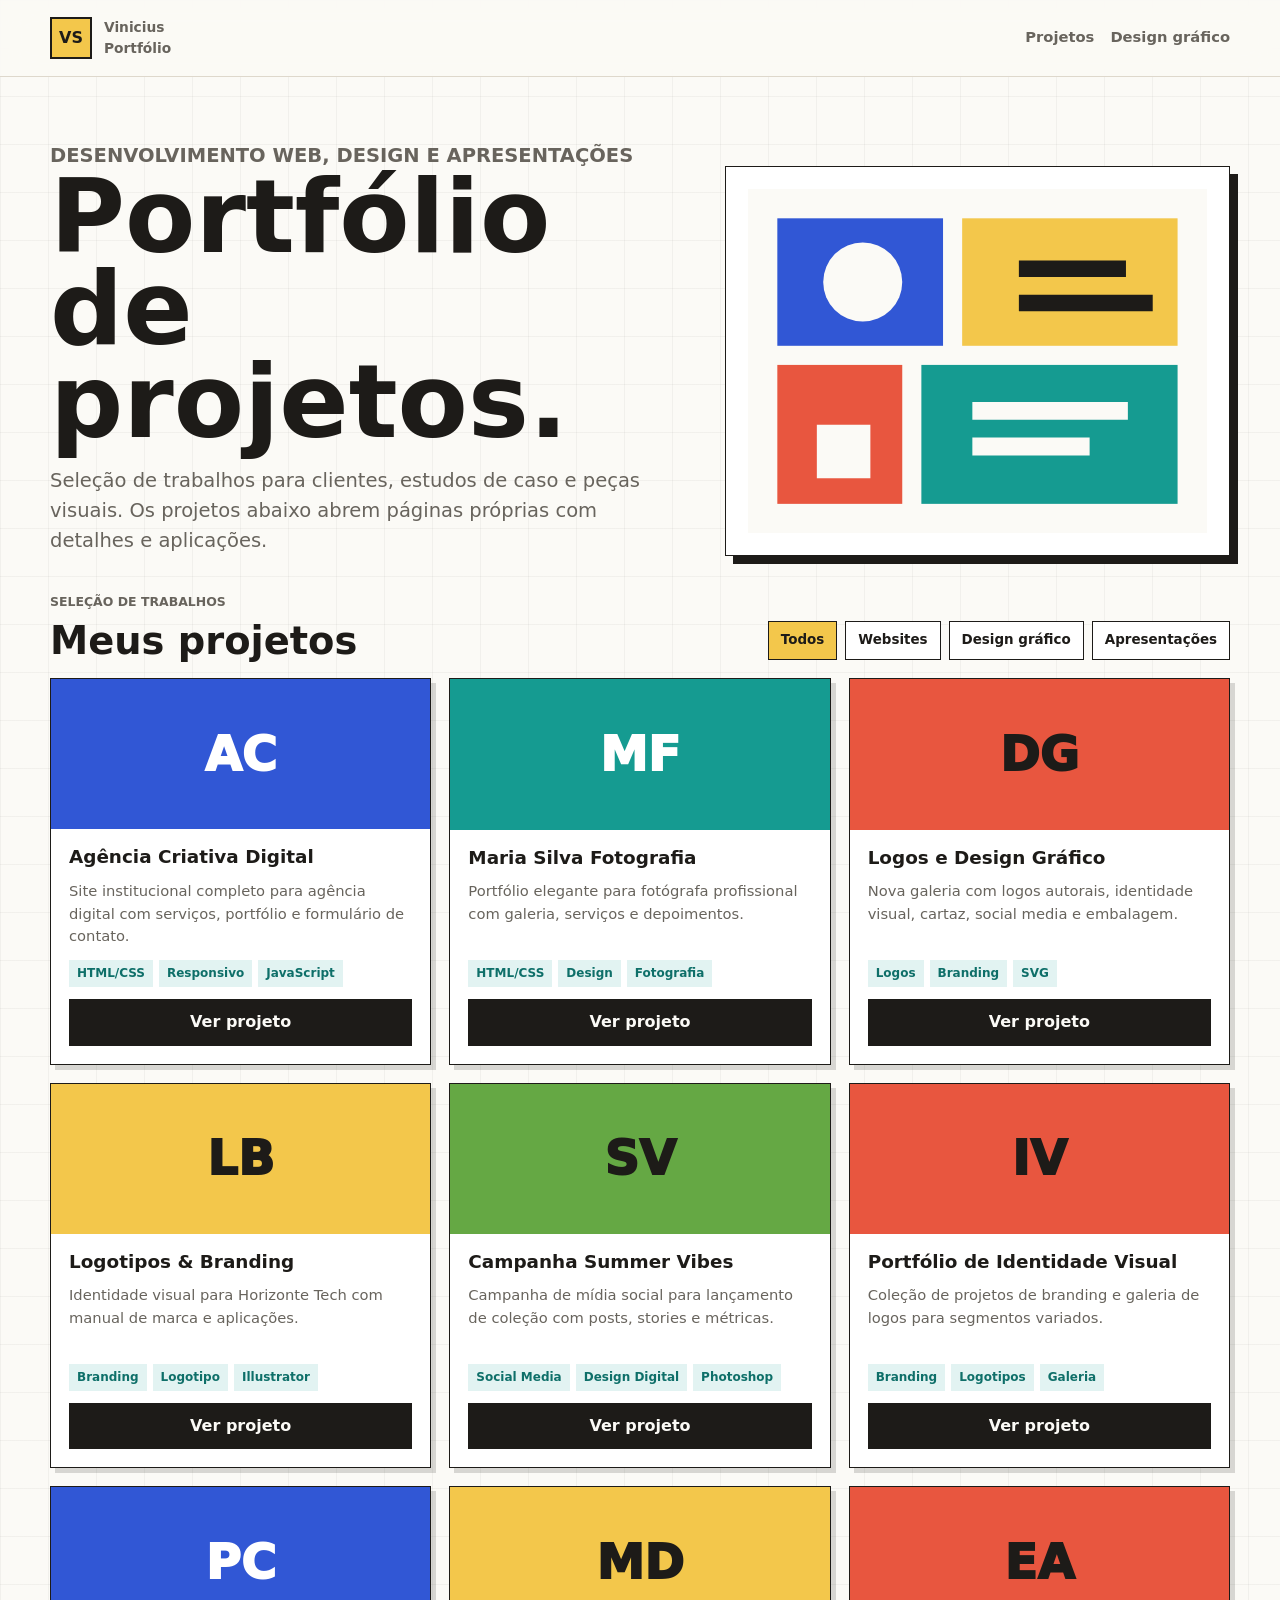
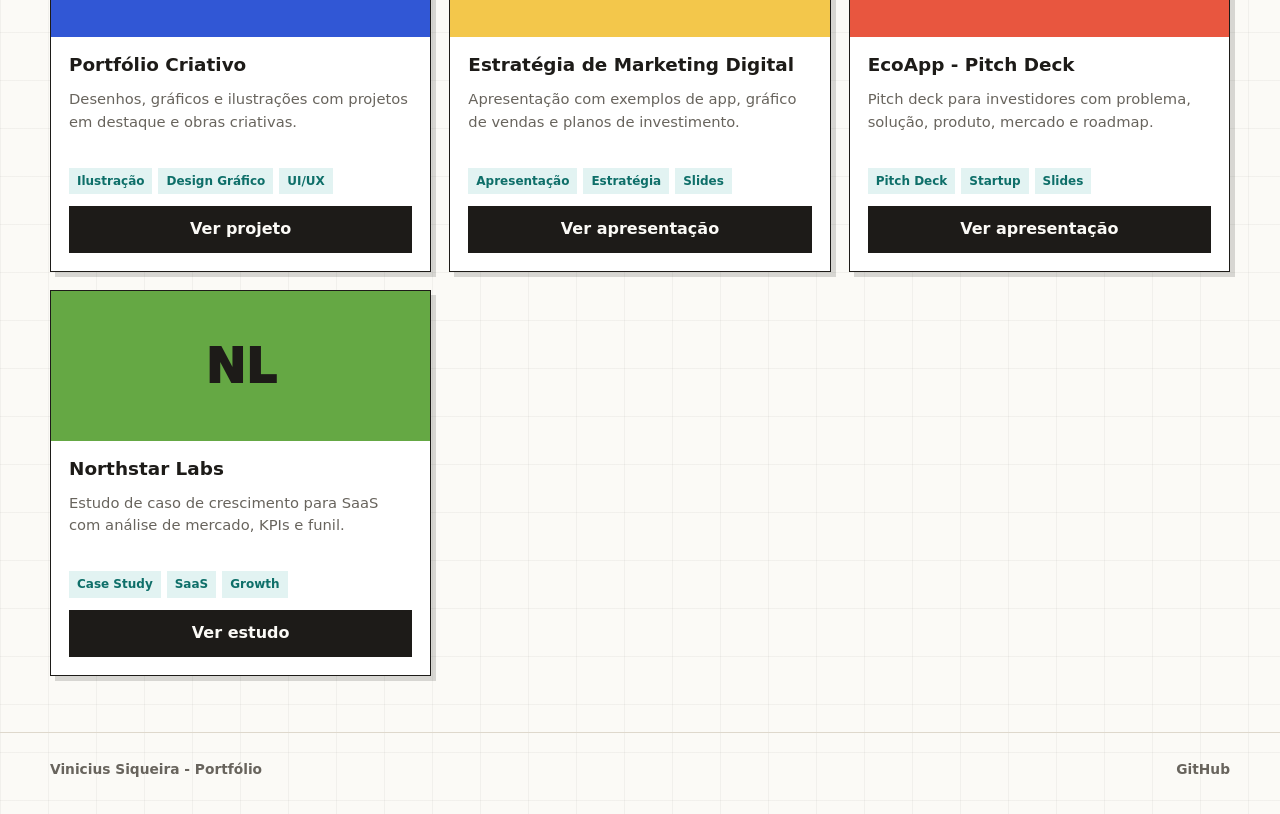
<file: docs/index.html>
<!doctype html>
<html lang="pt-BR">
<head>
  <meta charset="UTF-8">
  <meta name="viewport" content="width=device-width, initial-scale=1.0">
  <title>Portfólio - Vinicius Siqueira</title>
  <meta name="description" content="Portfólio de projetos de desenvolvimento web, design gráfico e apresentações.">
  <style>
    :root { --bg:#fbfaf6; --ink:#1d1b18; --muted:#68645d; --line:#ded8cc; --white:#ffffff; --blue:#3157d5; --coral:#e8563f; --teal:#159b91; --yellow:#f3c74b; --green:#65a844; }
    * { box-sizing: border-box; }
    html { scroll-behavior: smooth; }
    body { margin:0; background:linear-gradient(90deg,rgba(29,27,24,.045) 1px,transparent 1px),linear-gradient(rgba(29,27,24,.045) 1px,transparent 1px),var(--bg); background-size:48px 48px; color:var(--ink); font-family:Inter,ui-sans-serif,system-ui,-apple-system,BlinkMacSystemFont,"Segoe UI",sans-serif; line-height:1.55; }
    a { color: inherit; text-decoration: none; }
    .container { width:min(1180px,calc(100% - 36px)); margin:0 auto; }
    header { position:sticky; top:0; z-index:10; border-bottom:1px solid var(--line); background:rgba(251,250,246,.9); backdrop-filter:blur(16px); }
    header .container { display:flex; align-items:center; justify-content:space-between; gap:20px; min-height:76px; padding:14px 0; }
    .logo { display:flex; align-items:center; gap:12px; font-weight:900; }
    .logo-mark { display:grid; place-items:center; width:42px; height:42px; border:2px solid var(--ink); background:var(--yellow); }
    .logo span:last-child { display:grid; color:var(--muted); font-size:.86rem; font-weight:750; }
    .nav { display:flex; align-items:center; gap:16px; color:var(--muted); font-size:.92rem; font-weight:700; }
    .nav a { padding:8px 0; border-bottom:2px solid transparent; }
    .nav a:hover,.nav a:focus-visible { border-color:var(--coral); color:var(--ink); }
    main { padding:clamp(28px,5vw,68px) 0 56px; }
    .hero { display:grid; grid-template-columns:minmax(0,1.1fr) minmax(260px,.9fr); gap:clamp(24px,5vw,58px); align-items:end; margin-bottom:36px; }
    .eyebrow { margin:0 0 10px; color:var(--muted); font-size:.78rem; font-weight:900; text-transform:uppercase; letter-spacing:0; }
    h1 { max-width:12ch; margin:0 0 18px; font-size:clamp(3rem,8vw,7.5rem); line-height:.9; letter-spacing:0; }
    .hero p { max-width:650px; margin:0; color:var(--muted); font-size:clamp(1rem,1.7vw,1.22rem); }
    .hero-panel { border:1px solid var(--ink); background:var(--white); box-shadow:8px 8px 0 var(--ink); padding:22px; }
    .hero-panel svg { display:block; width:100%; aspect-ratio:4/3; }
    .toolbar { display:flex; align-items:end; justify-content:space-between; gap:18px; margin:34px 0 18px; }
    h2 { margin:0; font-size:clamp(1.8rem,3vw,3rem); line-height:1; letter-spacing:0; }
    .filters { display:flex; flex-wrap:wrap; justify-content:flex-end; gap:8px; }
    .filter-btn { min-height:38px; padding:8px 12px; border:1px solid var(--ink); border-radius:0; background:var(--white); color:var(--ink); font:inherit; font-size:.84rem; font-weight:850; cursor:pointer; }
    .filter-btn.active,.filter-btn:hover,.filter-btn:focus-visible { background:var(--yellow); }
    .projects-grid { display:grid; grid-template-columns:repeat(3,minmax(0,1fr)); gap:18px; }
    .project-card { display:grid; min-width:0; border:1px solid var(--ink); background:var(--white); box-shadow:5px 5px 0 rgba(29,27,24,.16); overflow:hidden; transition:transform 180ms ease,box-shadow 180ms ease; }
    .project-card:hover { transform:translate(-2px,-2px); box-shadow:9px 9px 0 rgba(29,27,24,.2); }
    .project-card[hidden] { display:none; }
    .project-visual { display:grid; min-height:150px; place-items:center; background:var(--blue); color:var(--white); font-size:3rem; font-weight:950; }
    .project-card:nth-child(2n) .project-visual { background:var(--teal); }
    .project-card:nth-child(3n) .project-visual { background:var(--coral); color:var(--ink); }
    .project-card:nth-child(4n) .project-visual { background:var(--yellow); color:var(--ink); }
    .project-card:nth-child(5n) .project-visual { background:var(--green); color:var(--ink); }
    .project-body { display:grid; gap:12px; padding:18px; }
    .project-body h3 { margin:0; font-size:1.15rem; line-height:1.12; }
    .project-body p { min-height:4.6em; margin:0; color:var(--muted); font-size:.92rem; }
    .tags { display:flex; flex-wrap:wrap; gap:6px; }
    .project-tag { padding:4px 8px; background:rgba(21,155,145,.12); color:#0e6f69; font-size:.75rem; font-weight:850; }
    .btn { display:inline-flex; align-items:center; justify-content:center; min-height:40px; padding:9px 12px; border:2px solid var(--ink); background:var(--ink); color:var(--bg); font-weight:900; }
    .btn:hover,.btn:focus-visible { background:var(--yellow); color:var(--ink); }
    footer { border-top:1px solid var(--line); padding:26px 0 34px; color:var(--muted); font-size:.86rem; font-weight:750; }
    footer .container { display:flex; justify-content:space-between; gap:18px; }
    @media (max-width:920px) { .hero{grid-template-columns:1fr;} .projects-grid{grid-template-columns:repeat(2,minmax(0,1fr));} }
    @media (max-width:640px) { header .container,.toolbar,footer .container{align-items:flex-start;flex-direction:column;} .nav,.filters{justify-content:flex-start;} .projects-grid{grid-template-columns:1fr;} h1{font-size:clamp(3rem,18vw,5rem);} }
  </style>
</head>
<body>
  <header><div class="container"><a href="./" class="logo" aria-label="Vinicius Portfólio"><span class="logo-mark">VS</span><span>Vinicius<br>Portfólio</span></a><nav class="nav" aria-label="Seções"><a href="#projetos">Projetos</a><a href="design-grafico/index.html">Design gráfico</a></nav></div></header>
  <main><div class="container">
    <section class="hero" aria-labelledby="hero-title"><div><p class="eyebrow">Desenvolvimento web, design e apresentações</p><h1 id="hero-title">Portfólio de projetos.</h1><p>Seleção de trabalhos para clientes, estudos de caso e peças visuais. Os projetos abaixo abrem páginas próprias com detalhes e aplicações.</p></div><div class="hero-panel" aria-hidden="true"><svg viewBox="0 0 720 540"><rect width="720" height="540" fill="#fbfaf6"></rect><rect x="46" y="46" width="260" height="200" fill="#3157d5"></rect><rect x="336" y="46" width="338" height="200" fill="#f3c74b"></rect><rect x="46" y="276" width="196" height="218" fill="#e8563f"></rect><rect x="272" y="276" width="402" height="218" fill="#159b91"></rect><circle cx="180" cy="146" r="62" fill="#fbfaf6"></circle><path d="M425 112h168v26H425zM425 166h210v26H425z" fill="#1d1b18"></path><path d="M108 370h84v84h-84zM352 334h244v28H352zM352 390h184v28H352z" fill="#fbfaf6"></path></svg></div></section>
    <section id="projetos" aria-labelledby="projects-title"><div class="toolbar"><div><p class="eyebrow">Seleção de trabalhos</p><h2 id="projects-title">Meus projetos</h2></div><div class="filters" aria-label="Filtrar projetos"><button class="filter-btn active" type="button" data-filter="all">Todos</button><button class="filter-btn" type="button" data-filter="website">Websites</button><button class="filter-btn" type="button" data-filter="graphic">Design gráfico</button><button class="filter-btn" type="button" data-filter="presentation">Apresentações</button></div></div>
      <div class="projects-grid" aria-live="polite">
        <article class="project-card" data-category="website"><div class="project-visual">AC</div><div class="project-body"><h3>Agência Criativa Digital</h3><p>Site institucional completo para agência digital com serviços, portfólio e formulário de contato.</p><div class="tags"><span class="project-tag">HTML/CSS</span><span class="project-tag">Responsivo</span><span class="project-tag">JavaScript</span></div><a href="html-css/index.html" class="btn">Ver projeto</a></div></article>
        <article class="project-card" data-category="website"><div class="project-visual">MF</div><div class="project-body"><h3>Maria Silva Fotografia</h3><p>Portfólio elegante para fotógrafa profissional com galeria, serviços e depoimentos.</p><div class="tags"><span class="project-tag">HTML/CSS</span><span class="project-tag">Design</span><span class="project-tag">Fotografia</span></div><a href="website2/index.html" class="btn">Ver projeto</a></div></article>
        <article class="project-card" data-category="graphic"><div class="project-visual">DG</div><div class="project-body"><h3>Logos e Design Gráfico</h3><p>Nova galeria com logos autorais, identidade visual, cartaz, social media e embalagem.</p><div class="tags"><span class="project-tag">Logos</span><span class="project-tag">Branding</span><span class="project-tag">SVG</span></div><a href="design-grafico/index.html" class="btn">Ver projeto</a></div></article>
        <article class="project-card" data-category="graphic"><div class="project-visual">LB</div><div class="project-body"><h3>Logotipos & Branding</h3><p>Identidade visual para Horizonte Tech com manual de marca e aplicações.</p><div class="tags"><span class="project-tag">Branding</span><span class="project-tag">Logotipo</span><span class="project-tag">Illustrator</span></div><a href="graphic-design-1/index.html" class="btn">Ver projeto</a></div></article>
        <article class="project-card" data-category="graphic"><div class="project-visual">SV</div><div class="project-body"><h3>Campanha Summer Vibes</h3><p>Campanha de mídia social para lançamento de coleção com posts, stories e métricas.</p><div class="tags"><span class="project-tag">Social Media</span><span class="project-tag">Design Digital</span><span class="project-tag">Photoshop</span></div><a href="graphic-design-2/index.html" class="btn">Ver projeto</a></div></article>
        <article class="project-card" data-category="graphic"><div class="project-visual">IV</div><div class="project-body"><h3>Portfólio de Identidade Visual</h3><p>Coleção de projetos de branding e galeria de logos para segmentos variados.</p><div class="tags"><span class="project-tag">Branding</span><span class="project-tag">Logotipos</span><span class="project-tag">Galeria</span></div><a href="logo-portfolio-1/index.html" class="btn">Ver projeto</a></div></article>
        <article class="project-card" data-category="graphic"><div class="project-visual">PC</div><div class="project-body"><h3>Portfólio Criativo</h3><p>Desenhos, gráficos e ilustrações com projetos em destaque e obras criativas.</p><div class="tags"><span class="project-tag">Ilustração</span><span class="project-tag">Design Gráfico</span><span class="project-tag">UI/UX</span></div><a href="logo-portfolio-2/index.html" class="btn">Ver projeto</a></div></article>
        <article class="project-card" data-category="presentation"><div class="project-visual">MD</div><div class="project-body"><h3>Estratégia de Marketing Digital</h3><p>Apresentação com exemplos de app, gráfico de vendas e planos de investimento.</p><div class="tags"><span class="project-tag">Apresentação</span><span class="project-tag">Estratégia</span><span class="project-tag">Slides</span></div><a href="presentation-1/index.html" class="btn">Ver apresentação</a></div></article>
        <article class="project-card" data-category="presentation"><div class="project-visual">EA</div><div class="project-body"><h3>EcoApp - Pitch Deck</h3><p>Pitch deck para investidores com problema, solução, produto, mercado e roadmap.</p><div class="tags"><span class="project-tag">Pitch Deck</span><span class="project-tag">Startup</span><span class="project-tag">Slides</span></div><a href="presentation-2/index.html" class="btn">Ver apresentação</a></div></article>
        <article class="project-card" data-category="presentation"><div class="project-visual">NL</div><div class="project-body"><h3>Northstar Labs</h3><p>Estudo de caso de crescimento para SaaS com análise de mercado, KPIs e funil.</p><div class="tags"><span class="project-tag">Case Study</span><span class="project-tag">SaaS</span><span class="project-tag">Growth</span></div><a href="northstar-labs/index.html" class="btn">Ver estudo</a></div></article>
      </div>
    </section>
  </div></main>
  <footer><div class="container"><span>Vinicius Siqueira - Portfólio</span><a href="https://github.com/vininhosts/portfolio">GitHub</a></div></footer>
  <script>
    const filters = document.querySelectorAll('.filter-btn');
    const cards = document.querySelectorAll('.project-card');
    filters.forEach((button) => {
      button.addEventListener('click', () => {
        const filter = button.dataset.filter;
        filters.forEach((item) => item.classList.toggle('active', item === button));
        cards.forEach((card) => { card.hidden = filter !== 'all' && card.dataset.category !== filter; });
      });
    });
  </script>
</body>
</html>
</file>
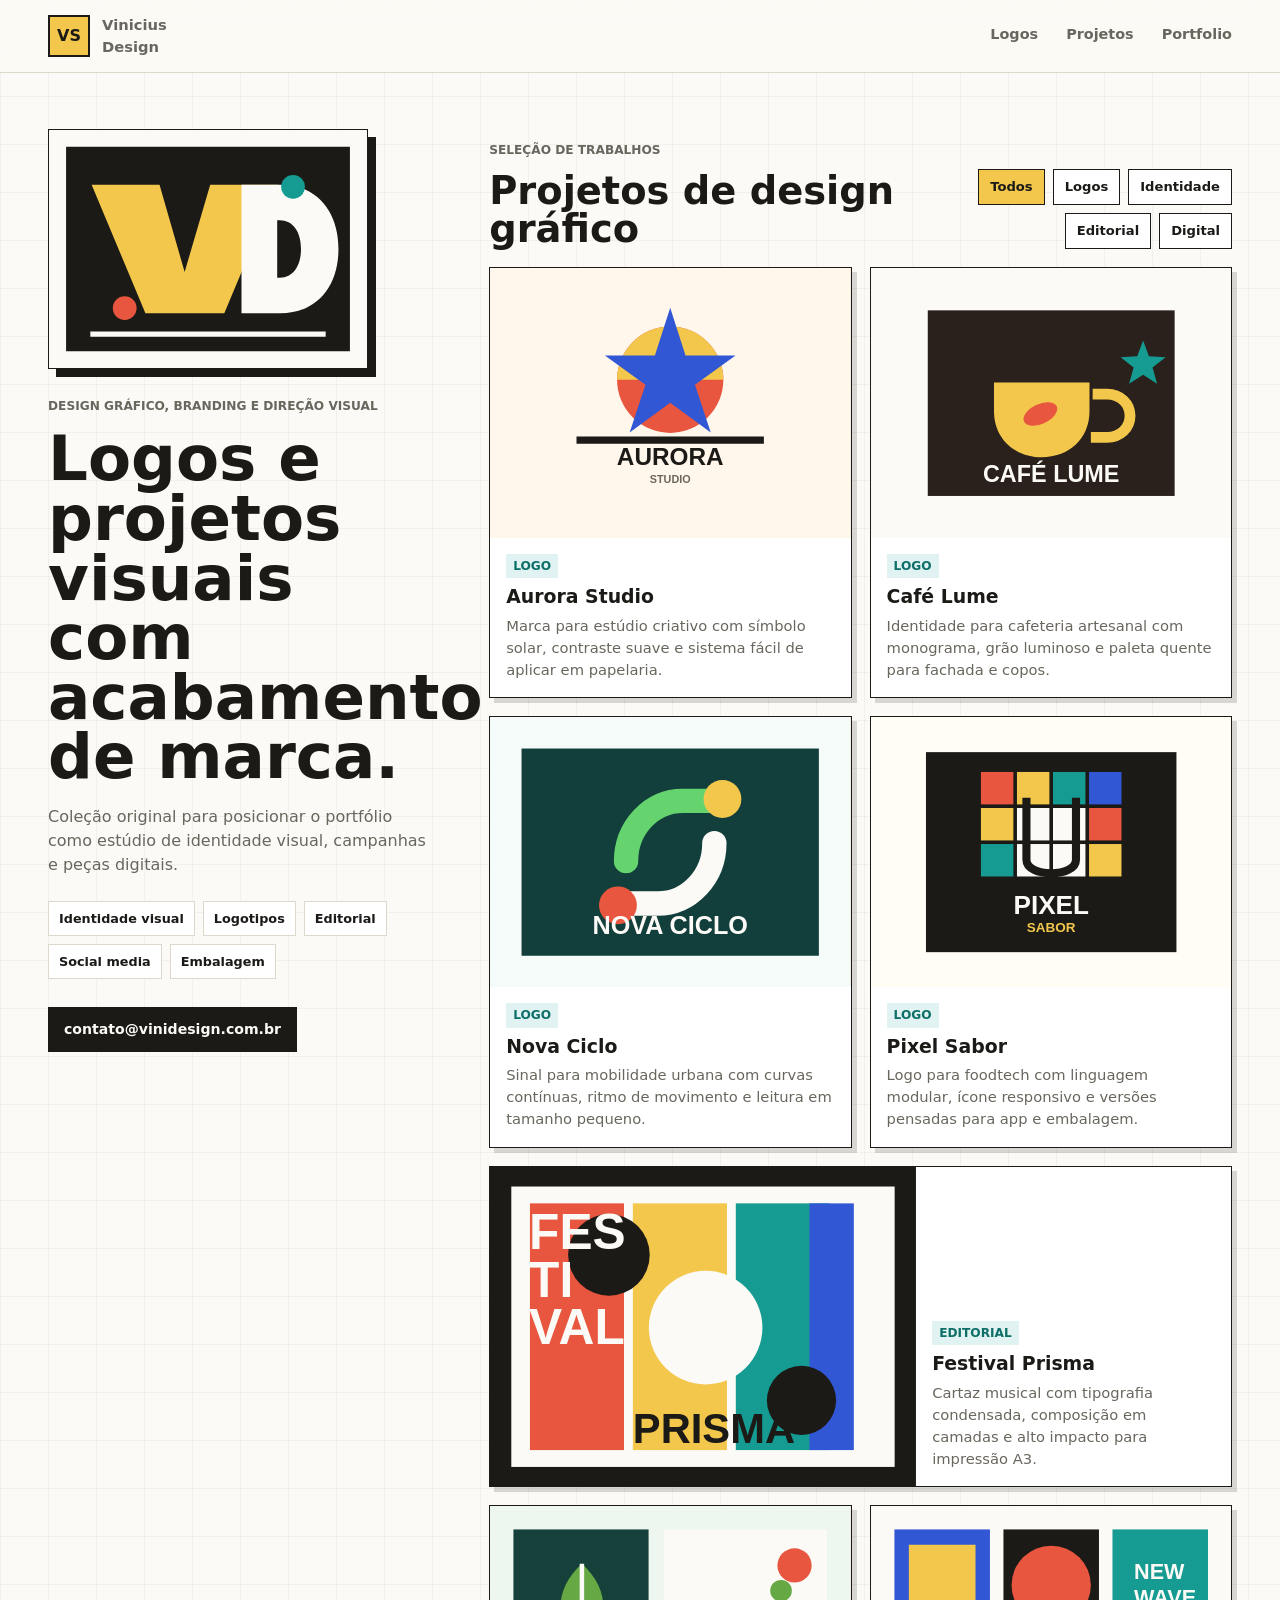
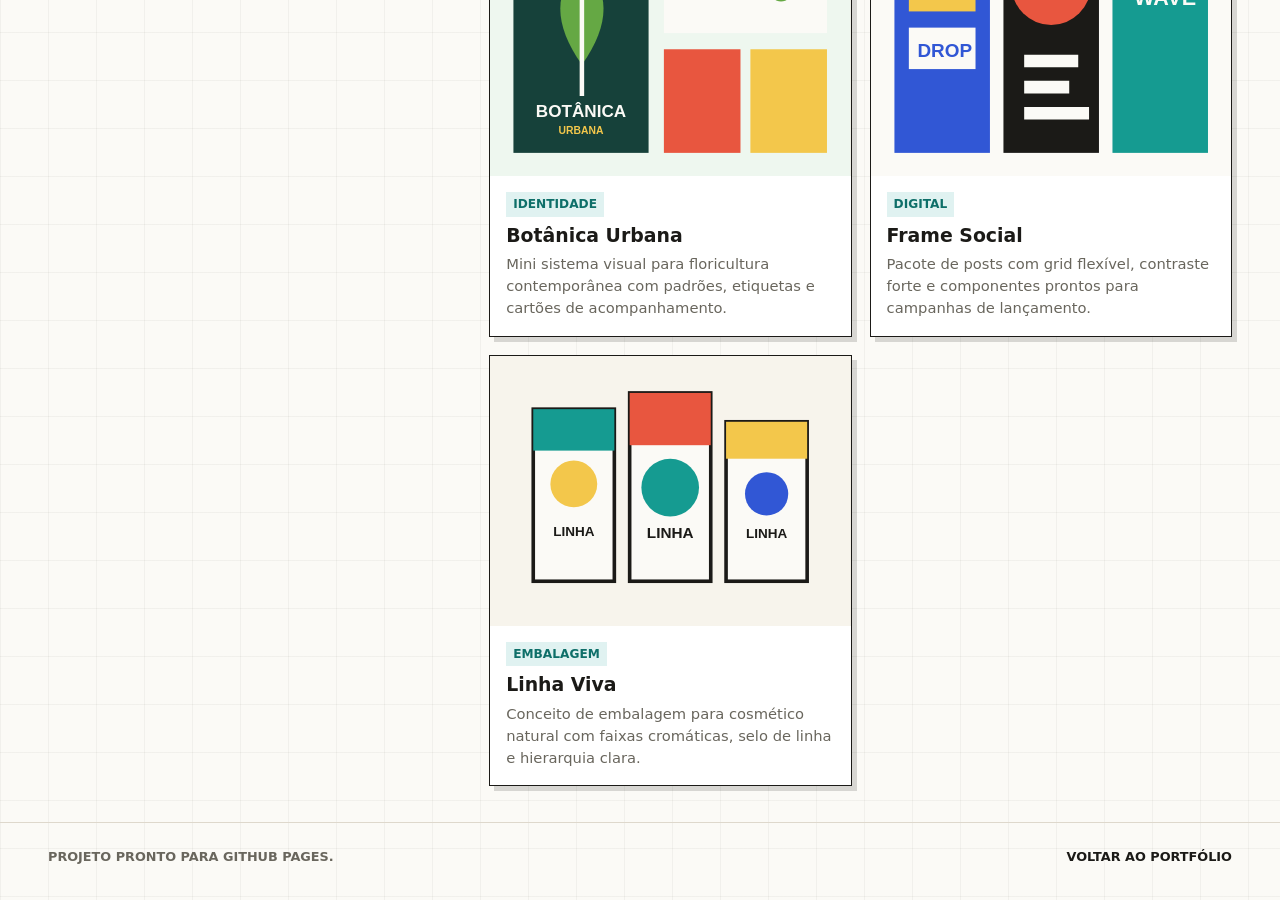
<file: docs/design-grafico/index.html>
<!doctype html>
<html lang="pt-BR">
<head>
  <meta charset="UTF-8">
  <meta name="viewport" content="width=device-width, initial-scale=1.0">
  <title>Design Gráfico - Vinicius Siqueira</title>
  <meta name="description" content="Logos e projetos de design gráfico para o portfólio de Vinicius Siqueira.">
  <style>
    :root {
      --paper: #fbfaf6;
      --ink: #1b1a17;
      --muted: #69665d;
      --line: #ded8cc;
      --tile: #ffffff;
      --coral: #e8563f;
      --teal: #159b91;
      --yellow: #f3c74b;
      --blue: #3157d5;
      --green: #65a844;
    }

    * { box-sizing: border-box; }
    html { scroll-behavior: smooth; }
    body {
      margin: 0;
      background:
        linear-gradient(90deg, rgba(27, 26, 23, 0.045) 1px, transparent 1px),
        linear-gradient(rgba(27, 26, 23, 0.045) 1px, transparent 1px),
        var(--paper);
      background-size: 48px 48px;
      color: var(--ink);
      font-family: Inter, ui-sans-serif, system-ui, -apple-system, BlinkMacSystemFont, "Segoe UI", sans-serif;
      line-height: 1.5;
    }

    a { color: inherit; text-decoration: none; }
    svg { display: block; width: 100%; height: 100%; }

    .topbar {
      position: sticky;
      top: 0;
      z-index: 10;
      display: flex;
      align-items: center;
      justify-content: space-between;
      gap: 20px;
      min-height: 72px;
      padding: 14px clamp(18px, 4vw, 48px);
      border-bottom: 1px solid var(--line);
      background: rgba(251, 250, 246, 0.9);
      backdrop-filter: blur(16px);
    }

    .brand { display: flex; align-items: center; gap: 12px; font-weight: 900; }
    .brand-mark { display: grid; place-items: center; width: 42px; height: 42px; border: 2px solid var(--ink); background: var(--yellow); }
    .brand span:last-child { display: grid; font-size: 0.92rem; color: var(--muted); font-weight: 700; }
    .nav { display: flex; align-items: center; gap: clamp(12px, 3vw, 28px); color: var(--muted); font-size: 0.9rem; font-weight: 700; }
    .nav a { padding: 8px 0; border-bottom: 2px solid transparent; }
    .nav a:hover, .nav a:focus-visible { border-color: var(--coral); color: var(--ink); }

    .layout {
      display: grid;
      grid-template-columns: minmax(280px, 390px) minmax(0, 1fr);
      gap: clamp(24px, 4vw, 52px);
      width: min(1440px, 100%);
      margin: 0 auto;
      padding: clamp(24px, 5vw, 56px) clamp(18px, 4vw, 48px) 36px;
    }

    .profile { position: sticky; top: 104px; align-self: start; min-height: calc(100vh - 136px); }
    .profile-lockup { width: min(100%, 320px); margin-bottom: 28px; border: 1px solid var(--ink); background: var(--tile); box-shadow: 8px 8px 0 var(--ink); aspect-ratio: 4 / 3; }
    .eyebrow, .tag { color: var(--muted); font-size: 0.76rem; font-weight: 800; text-transform: uppercase; letter-spacing: 0; }
    h1 { max-width: 12ch; margin: 14px 0 18px; font-size: clamp(2.45rem, 4.9vw, 5.55rem); line-height: 0.95; letter-spacing: 0; }
    .intro { max-width: 32rem; margin: 0 0 24px; color: var(--muted); font-size: 1rem; }
    .service-list { display: flex; flex-wrap: wrap; gap: 8px; margin-bottom: 28px; }
    .service-list span { min-height: 34px; padding: 7px 10px; border: 1px solid var(--line); background: var(--tile); color: var(--ink); font-size: 0.8rem; font-weight: 800; }
    .contact-button { display: inline-flex; align-items: center; justify-content: center; min-height: 44px; padding: 10px 14px; border: 2px solid var(--ink); background: var(--ink); color: var(--paper); font-size: 0.88rem; font-weight: 900; overflow-wrap: anywhere; }
    .contact-button:hover, .contact-button:focus-visible { background: var(--coral); color: var(--ink); }

    .portfolio { min-width: 0; }
    .portfolio-heading { display: flex; align-items: end; justify-content: space-between; gap: 18px; margin-bottom: 18px; }
    h2 { margin: 4px 0 0; font-size: clamp(1.8rem, 3vw, 3.4rem); line-height: 1; letter-spacing: 0; }
    .filter-bar { display: flex; flex-wrap: wrap; justify-content: flex-end; gap: 8px; }
    .filter { min-height: 36px; padding: 7px 11px; border: 1px solid var(--ink); border-radius: 0; background: var(--tile); color: var(--ink); font: inherit; font-size: 0.82rem; font-weight: 850; cursor: pointer; }
    .filter.active, .filter:hover, .filter:focus-visible { background: var(--yellow); }

    .project-grid { display: grid; grid-template-columns: repeat(2, minmax(0, 1fr)); gap: 18px; }
    .project-card { display: grid; min-width: 0; overflow: hidden; border: 1px solid var(--ink); background: var(--tile); box-shadow: 5px 5px 0 rgba(27, 26, 23, 0.16); transition: transform 180ms ease, box-shadow 180ms ease; }
    .project-card:hover { transform: translate(-2px, -2px); box-shadow: 9px 9px 0 rgba(27, 26, 23, 0.2); }
    .project-card[hidden] { display: none; }
    .visual { width: 100%; aspect-ratio: 4 / 3; background: #eee9df; }
    .project-copy { display: grid; gap: 8px; padding: 16px; }
    .project-copy h3 { margin: 0; font-size: 1.18rem; line-height: 1.1; }
    .project-copy p { min-height: 4.5em; margin: 0; color: var(--muted); font-size: 0.92rem; }
    .tag { width: fit-content; padding: 3px 7px; background: rgba(21, 155, 145, 0.13); color: #0e6f69; }
    .featured { grid-column: span 2; grid-template-columns: minmax(0, 1.15fr) minmax(240px, 0.85fr); }
    .featured .visual { height: 100%; aspect-ratio: auto; }
    .featured .project-copy { align-content: end; }

    .footer { display: flex; align-items: center; justify-content: space-between; gap: 16px; padding: 24px clamp(18px, 4vw, 48px) 34px; border-top: 1px solid var(--line); color: var(--muted); font-size: 0.8rem; font-weight: 800; text-transform: uppercase; }
    .footer a { color: var(--ink); }

    @media (max-width: 1040px) {
      .layout { grid-template-columns: 1fr; }
      .profile { position: static; display: grid; grid-template-columns: minmax(220px, 320px) minmax(0, 1fr); gap: 26px; min-height: auto; }
      .profile-lockup { margin: 0; }
      .profile .eyebrow, .profile h1, .intro, .service-list, .contact-button { grid-column: 2; }
      .profile h1 { max-width: 16ch; margin-top: 0; }
    }

    @media (max-width: 780px) {
      .topbar, .portfolio-heading, .footer { align-items: flex-start; flex-direction: column; }
      .nav { width: 100%; justify-content: space-between; }
      .profile { grid-template-columns: 1fr; }
      .profile .eyebrow, .profile h1, .intro, .service-list, .contact-button { grid-column: auto; }
      .profile-lockup { width: min(100%, 280px); }
      h1 { font-size: clamp(2.45rem, 12vw, 4rem); }
      .filter-bar { justify-content: flex-start; }
      .project-grid, .featured { grid-template-columns: 1fr; }
      .featured { grid-column: span 1; }
      .featured .visual { aspect-ratio: 4 / 3; }
    }
  </style>
</head>
<body>
  <header class="topbar" aria-label="Navegação principal">
    <a class="brand" href="../" aria-label="Voltar ao portfólio principal"><span class="brand-mark">VS</span><span>Vinicius<br>Design</span></a>
    <nav class="nav" aria-label="Seções"><a href="#logos">Logos</a><a href="#projetos">Projetos</a><a href="../">Portfolio</a></nav>
  </header>

  <main class="layout">
    <aside class="profile" aria-labelledby="profile-title">
      <div class="profile-lockup">
        <svg viewBox="0 0 720 540" role="img" aria-label="Logo Vinicius Design"><rect width="720" height="540" fill="#fbfaf6"/><rect x="38" y="38" width="644" height="464" fill="#1b1a17"/><path d="M96 124h154l57 198 58-198h154L397 416H218L96 124Z" fill="#f3c74b"/><path d="M436 124h88c80 0 132 58 132 146s-52 146-132 146h-88V124Zm81 81v130h6c29 0 48-25 48-65s-19-65-48-65h-6Z" fill="#fbfaf6"/><circle cx="171" cy="404" r="27" fill="#e8563f"/><circle cx="553" cy="129" r="27" fill="#159b91"/><path d="M93 463h534" stroke="#fbfaf6" stroke-width="12"/></svg>
      </div>
      <p class="eyebrow">Design gráfico, branding e direção visual</p>
      <h1 id="profile-title">Logos e projetos visuais com acabamento de marca.</h1>
      <p class="intro">Coleção original para posicionar o portfólio como estúdio de identidade visual, campanhas e peças digitais.</p>
      <div class="service-list" aria-label="Serviços"><span>Identidade visual</span><span>Logotipos</span><span>Editorial</span><span>Social media</span><span>Embalagem</span></div>
      <a class="contact-button" href="mailto:contato@vinidesign.com.br">contato@vinidesign.com.br</a>
    </aside>

    <section id="projetos" class="portfolio" aria-labelledby="portfolio-title">
      <div class="portfolio-heading">
        <div><p class="eyebrow">Seleção de trabalhos</p><h2 id="portfolio-title">Projetos de design gráfico</h2></div>
        <div class="filter-bar" aria-label="Filtrar projetos"><button class="filter active" type="button" data-filter="all">Todos</button><button class="filter" type="button" data-filter="logo">Logos</button><button class="filter" type="button" data-filter="brand">Identidade</button><button class="filter" type="button" data-filter="print">Editorial</button><button class="filter" type="button" data-filter="digital">Digital</button></div>
      </div>

      <div id="logos" class="project-grid" aria-live="polite">
        <article class="project-card" data-kind="logo brand"><div class="visual"><svg viewBox="0 0 800 600" role="img" aria-label="Logo Aurora Studio"><rect width="800" height="600" fill="#fff7ec"/><circle cx="400" cy="248" r="118" fill="#e8563f"/><path d="M282 248a118 118 0 0 1 236 0" fill="#f3c74b"/><path d="M400 88 434 194h111l-90 65 35 106-90-66-90 66 35-106-90-65h111L400 88Z" fill="#3157d5"/><path d="M192 382h416" stroke="#1b1a17" stroke-width="16"/><text x="400" y="438" text-anchor="middle" fill="#1b1a17" font-family="Arial" font-size="54" font-weight="900">AURORA</text><text x="400" y="478" text-anchor="middle" fill="#69665d" font-family="Arial" font-size="24" font-weight="700">STUDIO</text></svg></div><div class="project-copy"><span class="tag">Logo</span><h3>Aurora Studio</h3><p>Marca para estúdio criativo com símbolo solar, contraste suave e sistema fácil de aplicar em papelaria.</p></div></article>
        <article class="project-card" data-kind="logo"><div class="visual"><svg viewBox="0 0 800 600" role="img" aria-label="Logo Café Lume"><rect width="800" height="600" fill="#fbfaf6"/><rect x="126" y="94" width="548" height="412" fill="#2a211c"/><path d="M273 254h212v64c0 62-47 102-106 102s-106-40-106-102v-64Z" fill="#f3c74b"/><path d="M492 280h32c29 0 51 21 51 48s-22 48-51 48h-36" fill="none" stroke="#f3c74b" stroke-width="24"/><ellipse cx="376" cy="324" rx="40" ry="22" fill="#e8563f" transform="rotate(-25 376 324)"/><path d="M604 161 617 196l37 2-29 23 10 36-31-20-31 20 10-36-29-23 37-2 13-35Z" fill="#159b91"/><text x="400" y="474" text-anchor="middle" fill="#fbfaf6" font-family="Arial" font-size="52" font-weight="900">CAFÉ LUME</text></svg></div><div class="project-copy"><span class="tag">Logo</span><h3>Café Lume</h3><p>Identidade para cafeteria artesanal com monograma, grão luminoso e paleta quente para fachada e copos.</p></div></article>
        <article class="project-card" data-kind="logo brand"><div class="visual"><svg viewBox="0 0 800 600" role="img" aria-label="Logo Nova Ciclo"><rect width="800" height="600" fill="#f4fbf8"/><rect x="70" y="70" width="660" height="460" fill="#123f3b"/><path d="M302 320c0-74 56-134 126-134h96" stroke="#65d46e" stroke-width="54" stroke-linecap="round" fill="none"/><path d="M498 280c0 74-56 134-126 134h-96" stroke="#fbfaf6" stroke-width="54" stroke-linecap="round" fill="none"/><circle cx="284" cy="418" r="42" fill="#e8563f"/><circle cx="516" cy="182" r="42" fill="#f3c74b"/><text x="400" y="482" text-anchor="middle" fill="#fbfaf6" font-family="Arial" font-size="56" font-weight="900">NOVA CICLO</text></svg></div><div class="project-copy"><span class="tag">Logo</span><h3>Nova Ciclo</h3><p>Sinal para mobilidade urbana com curvas contínuas, ritmo de movimento e leitura em tamanho pequeno.</p></div></article>
        <article class="project-card" data-kind="logo digital"><div class="visual"><svg viewBox="0 0 800 600" role="img" aria-label="Logo Pixel Sabor"><rect width="800" height="600" fill="#fffdf4"/><rect x="122" y="78" width="556" height="444" fill="#1b1a17"/><g transform="translate(244 122)"><rect width="72" height="72" fill="#e8563f"/><rect x="80" width="72" height="72" fill="#f3c74b"/><rect x="160" width="72" height="72" fill="#159b91"/><rect x="240" width="72" height="72" fill="#3157d5"/><rect y="80" width="72" height="72" fill="#f3c74b"/><rect x="80" y="80" width="72" height="72" fill="#fbfaf6"/><rect x="160" y="80" width="72" height="72" fill="#fbfaf6"/><rect x="240" y="80" width="72" height="72" fill="#e8563f"/><rect y="160" width="72" height="72" fill="#159b91"/><rect x="80" y="160" width="72" height="72" fill="#fbfaf6"/><rect x="160" y="160" width="72" height="72" fill="#fbfaf6"/><rect x="240" y="160" width="72" height="72" fill="#f3c74b"/></g><path d="M345 179v138M455 179v138M345 317c0 40 110 40 110 0" stroke="#1b1a17" stroke-width="18" fill="none"/><text x="400" y="437" text-anchor="middle" fill="#fbfaf6" font-family="Arial" font-size="58" font-weight="900">PIXEL</text><text x="400" y="478" text-anchor="middle" fill="#f3c74b" font-family="Arial" font-size="30" font-weight="900">SABOR</text></svg></div><div class="project-copy"><span class="tag">Logo</span><h3>Pixel Sabor</h3><p>Logo para foodtech com linguagem modular, ícone responsivo e versões pensadas para app e embalagem.</p></div></article>
        <article class="project-card featured" data-kind="print brand"><div class="visual"><svg viewBox="0 0 960 720" role="img" aria-label="Cartaz Festival Prisma"><rect width="960" height="720" fill="#1b1a17"/><rect x="48" y="44" width="864" height="632" fill="#fbfaf6"/><rect x="90" y="82" width="212" height="556" fill="#e8563f"/><rect x="322" y="82" width="212" height="556" fill="#f3c74b"/><rect x="554" y="82" width="212" height="556" fill="#159b91"/><rect x="720" y="82" width="100" height="556" fill="#3157d5"/><circle cx="268" cy="198" r="92" fill="#1b1a17"/><circle cx="486" cy="362" r="128" fill="#fbfaf6"/><circle cx="702" cy="526" r="78" fill="#1b1a17"/><text x="88" y="184" fill="#fbfaf6" font-family="Arial" font-size="112" font-weight="900">FES</text><text x="88" y="292" fill="#fbfaf6" font-family="Arial" font-size="112" font-weight="900">TI</text><text x="88" y="400" fill="#fbfaf6" font-family="Arial" font-size="112" font-weight="900">VAL</text><text x="322" y="622" fill="#1b1a17" font-family="Arial" font-size="94" font-weight="900">PRISMA</text></svg></div><div class="project-copy"><span class="tag">Editorial</span><h3>Festival Prisma</h3><p>Cartaz musical com tipografia condensada, composição em camadas e alto impacto para impressão A3.</p></div></article>
        <article class="project-card" data-kind="brand print"><div class="visual"><svg viewBox="0 0 800 600" role="img" aria-label="Sistema Botânica Urbana"><rect width="800" height="600" fill="#eef7ef"/><rect x="52" y="52" width="300" height="496" fill="#16413a"/><rect x="386" y="52" width="362" height="230" fill="#fbfaf6"/><rect x="386" y="318" width="170" height="230" fill="#e8563f"/><rect x="578" y="318" width="170" height="230" fill="#f3c74b"/><path d="M204 128c64 58 64 134 0 224-64-90-64-166 0-224Z" fill="#65a844"/><path d="M204 128v294" stroke="#fbfaf6" stroke-width="10"/><text x="202" y="468" text-anchor="middle" fill="#fbfaf6" font-family="Arial" font-size="38" font-weight="900">BOTÂNICA</text><text x="202" y="506" text-anchor="middle" fill="#f3c74b" font-family="Arial" font-size="23" font-weight="900">URBANA</text><circle cx="676" cy="132" r="38" fill="#e8563f"/><circle cx="646" cy="188" r="24" fill="#65a844"/></svg></div><div class="project-copy"><span class="tag">Identidade</span><h3>Botânica Urbana</h3><p>Mini sistema visual para floricultura contemporânea com padrões, etiquetas e cartões de acompanhamento.</p></div></article>
        <article class="project-card" data-kind="digital brand"><div class="visual"><svg viewBox="0 0 800 600" role="img" aria-label="Campanha Frame Social"><rect width="800" height="600" fill="#fbfaf6"/><rect x="52" y="52" width="212" height="496" fill="#3157d5"/><rect x="294" y="52" width="212" height="496" fill="#1b1a17"/><rect x="536" y="52" width="212" height="496" fill="#159b91"/><rect x="84" y="86" width="148" height="148" fill="#f3c74b"/><rect x="84" y="270" width="148" height="92" fill="#fbfaf6"/><text x="103" y="335" fill="#3157d5" font-family="Arial" font-size="42" font-weight="900">DROP</text><circle cx="400" cy="176" r="88" fill="#e8563f"/><path d="M340 330h120v28H340zM340 388h100v28H340zM340 446h144v28H340z" fill="#fbfaf6"/><text x="584" y="162" fill="#fbfaf6" font-family="Arial" font-size="48" font-weight="900">NEW</text><text x="584" y="220" fill="#fbfaf6" font-family="Arial" font-size="48" font-weight="900">WAVE</text></svg></div><div class="project-copy"><span class="tag">Digital</span><h3>Frame Social</h3><p>Pacote de posts com grid flexível, contraste forte e componentes prontos para campanhas de lançamento.</p></div></article>
        <article class="project-card" data-kind="brand print"><div class="visual"><svg viewBox="0 0 800 600" role="img" aria-label="Embalagem Linha Viva"><rect width="800" height="600" fill="#f7f4ec"/><rect x="96" y="118" width="180" height="382" fill="#fbfaf6" stroke="#1b1a17" stroke-width="8"/><rect x="310" y="82" width="180" height="418" fill="#fbfaf6" stroke="#1b1a17" stroke-width="8"/><rect x="524" y="146" width="180" height="354" fill="#fbfaf6" stroke="#1b1a17" stroke-width="8"/><rect x="96" y="118" width="180" height="92" fill="#159b91"/><rect x="310" y="82" width="180" height="116" fill="#e8563f"/><rect x="524" y="146" width="180" height="82" fill="#f3c74b"/><circle cx="186" cy="284" r="52" fill="#f3c74b"/><circle cx="400" cy="292" r="64" fill="#159b91"/><circle cx="614" cy="306" r="48" fill="#3157d5"/><text x="186" y="399" text-anchor="middle" fill="#1b1a17" font-family="Arial" font-size="30" font-weight="900">LINHA</text><text x="400" y="405" text-anchor="middle" fill="#1b1a17" font-family="Arial" font-size="34" font-weight="900">LINHA</text><text x="614" y="403" text-anchor="middle" fill="#1b1a17" font-family="Arial" font-size="30" font-weight="900">LINHA</text></svg></div><div class="project-copy"><span class="tag">Embalagem</span><h3>Linha Viva</h3><p>Conceito de embalagem para cosmético natural com faixas cromáticas, selo de linha e hierarquia clara.</p></div></article>
      </div>
    </section>
  </main>

  <footer class="footer"><span>Projeto pronto para GitHub Pages.</span><a href="../">Voltar ao portfólio</a></footer>

  <script>
    const filters = document.querySelectorAll('.filter');
    const cards = document.querySelectorAll('.project-card');
    filters.forEach((button) => {
      button.addEventListener('click', () => {
        const filter = button.dataset.filter;
        filters.forEach((item) => item.classList.toggle('active', item === button));
        cards.forEach((card) => {
          const kinds = card.dataset.kind.split(' ');
          card.hidden = filter !== 'all' && !kinds.includes(filter);
        });
      });
    });
  </script>
</body>
</html>
</file>
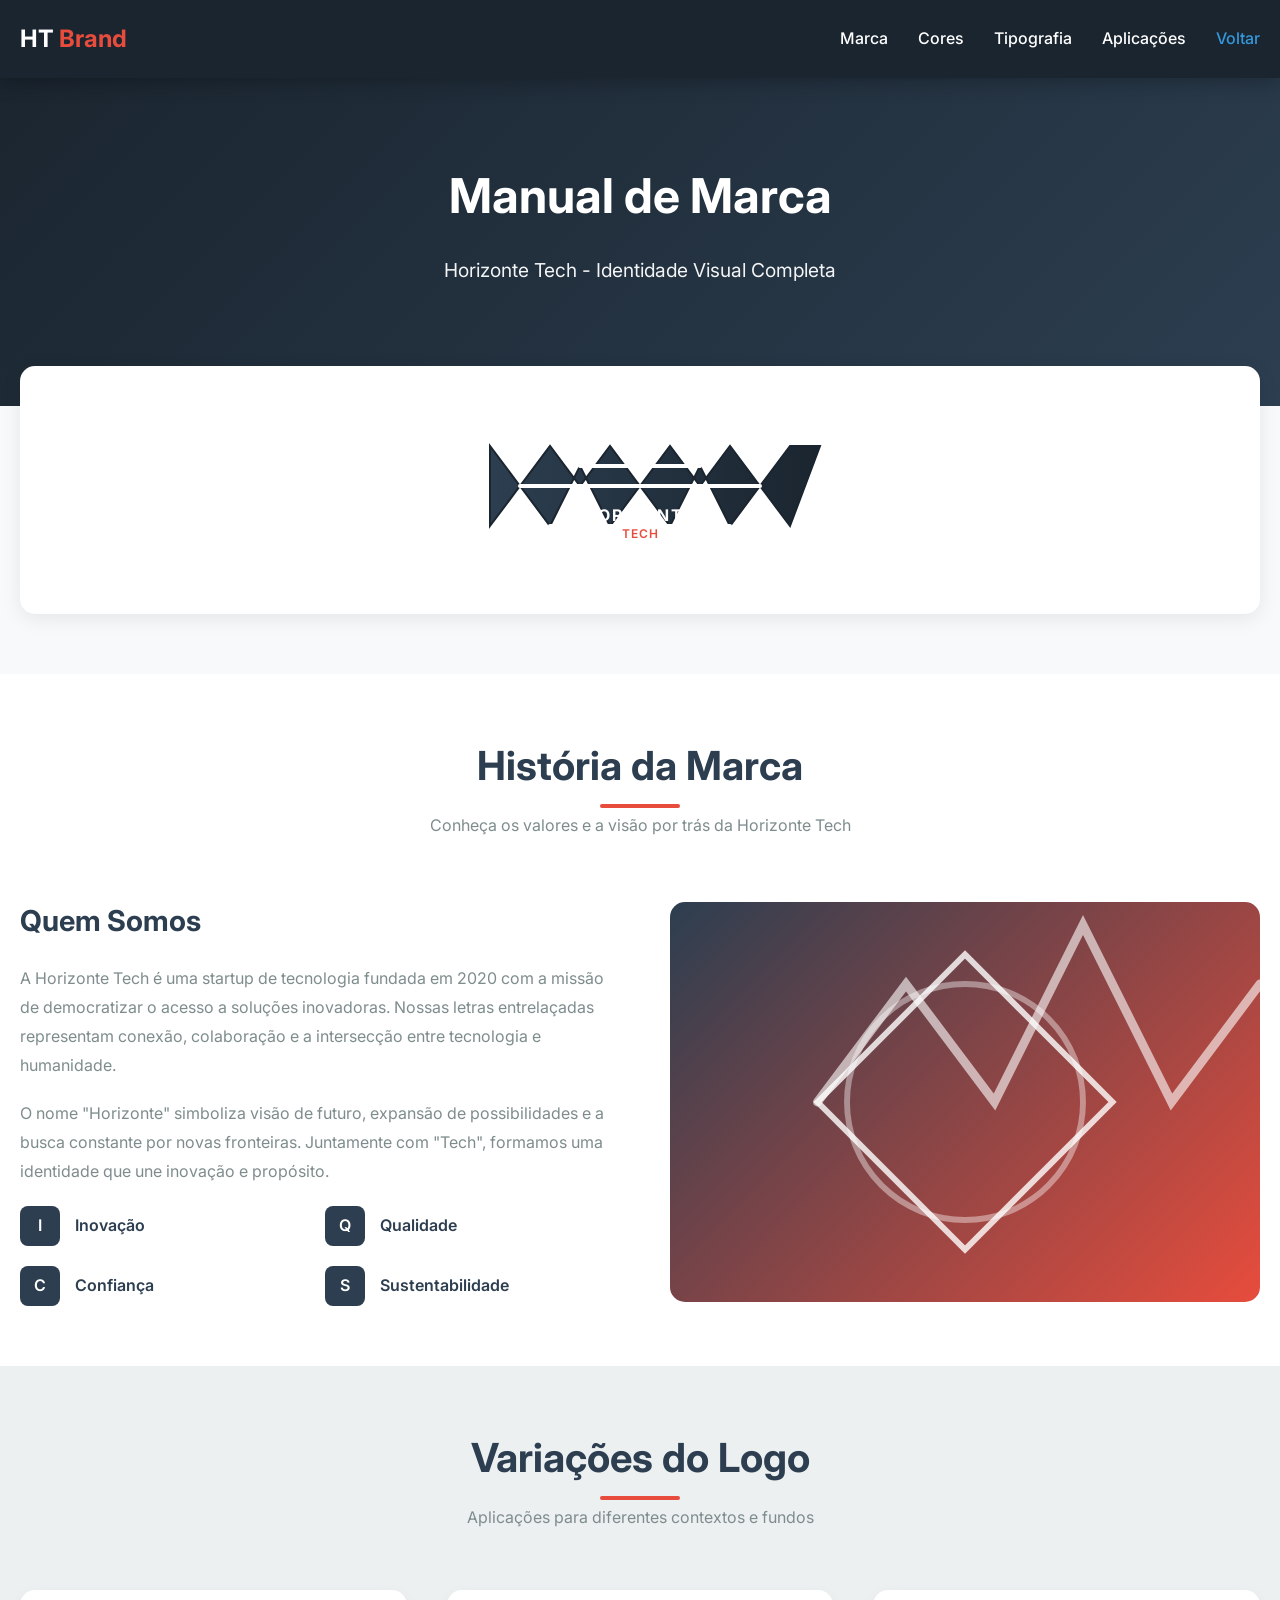
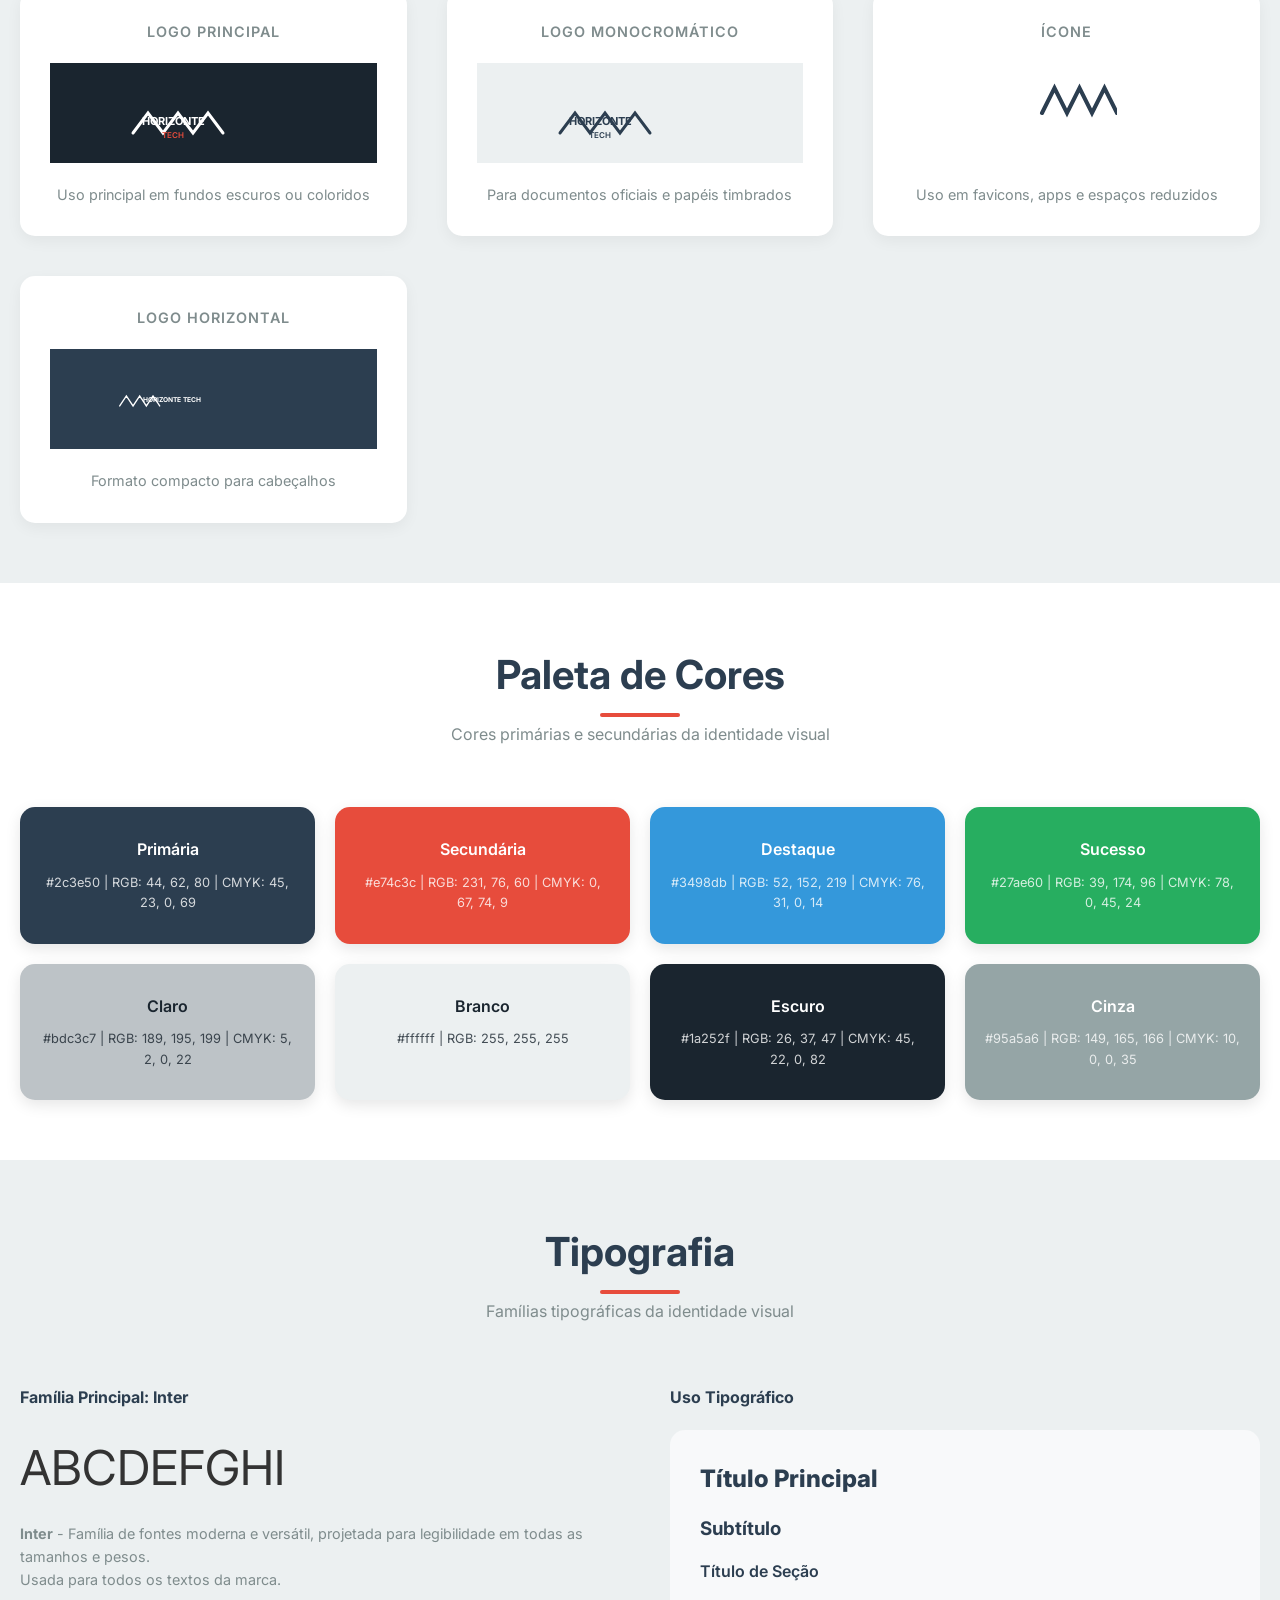
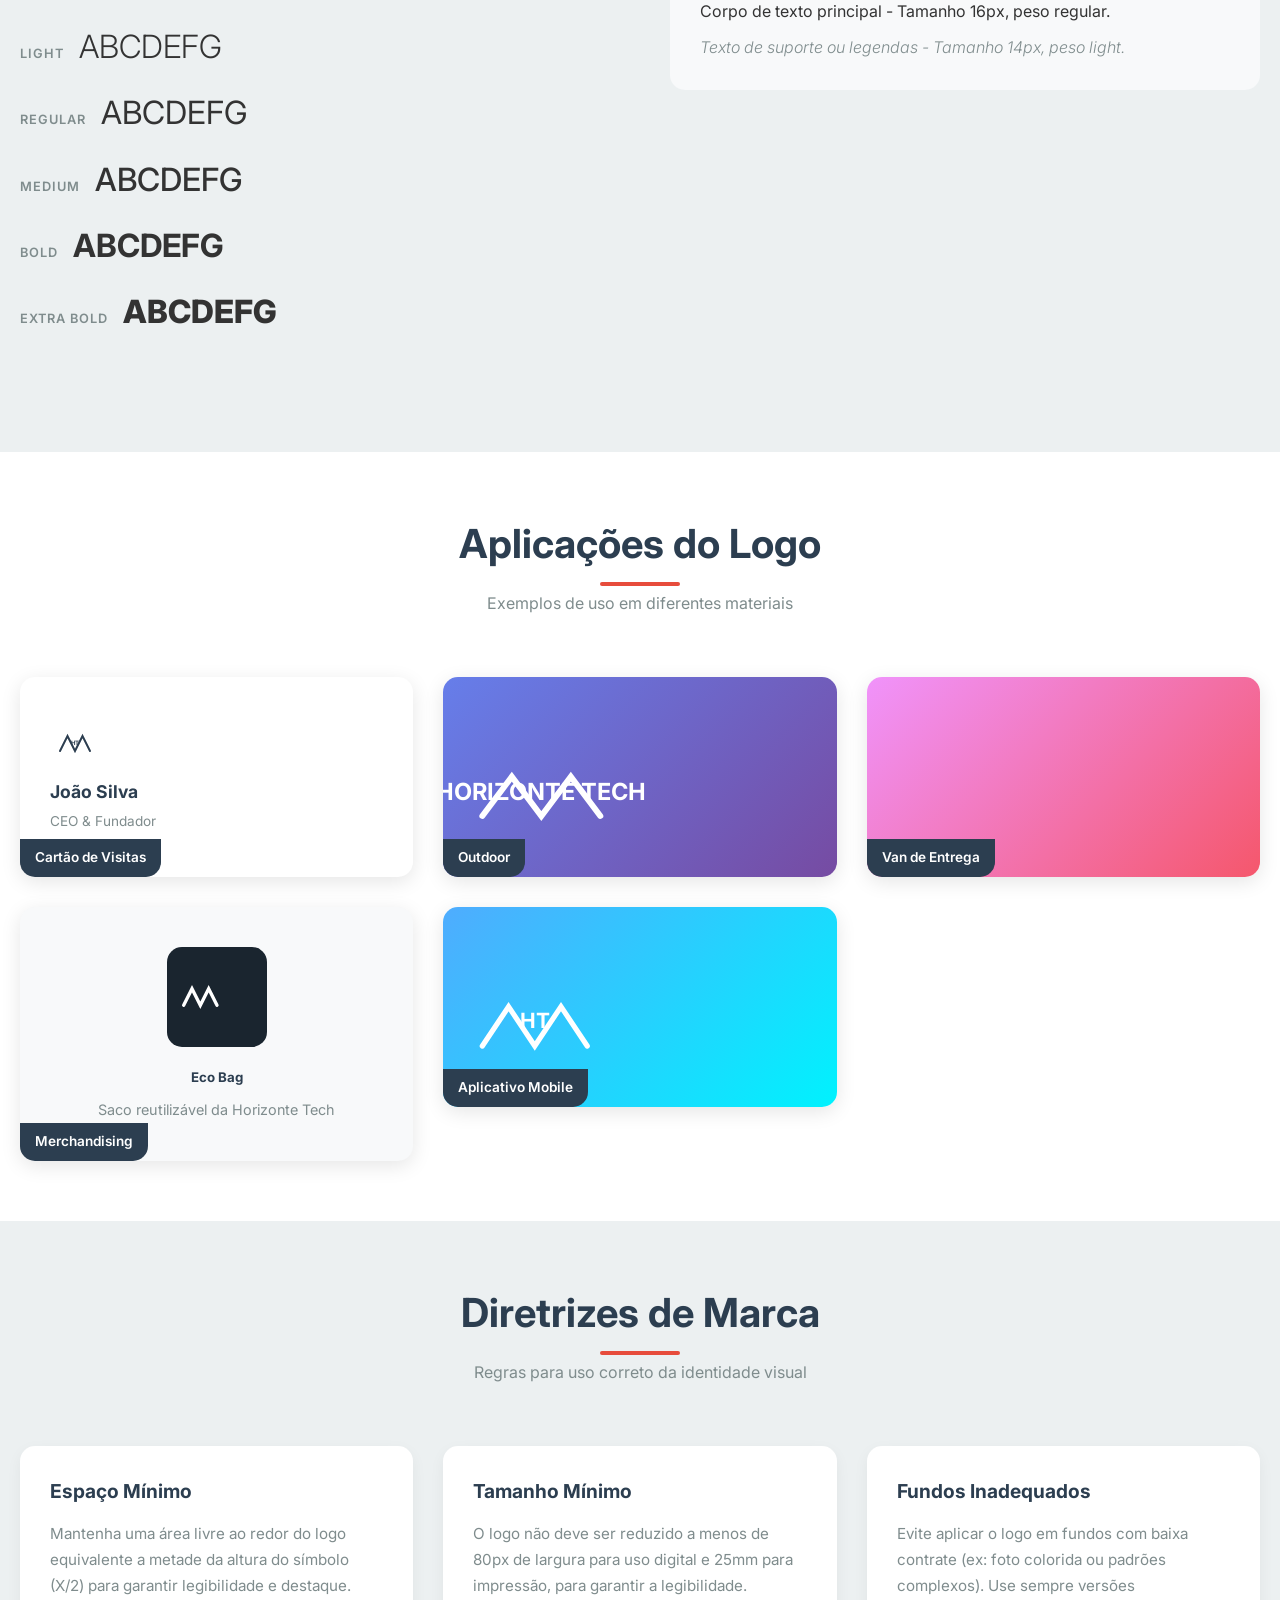
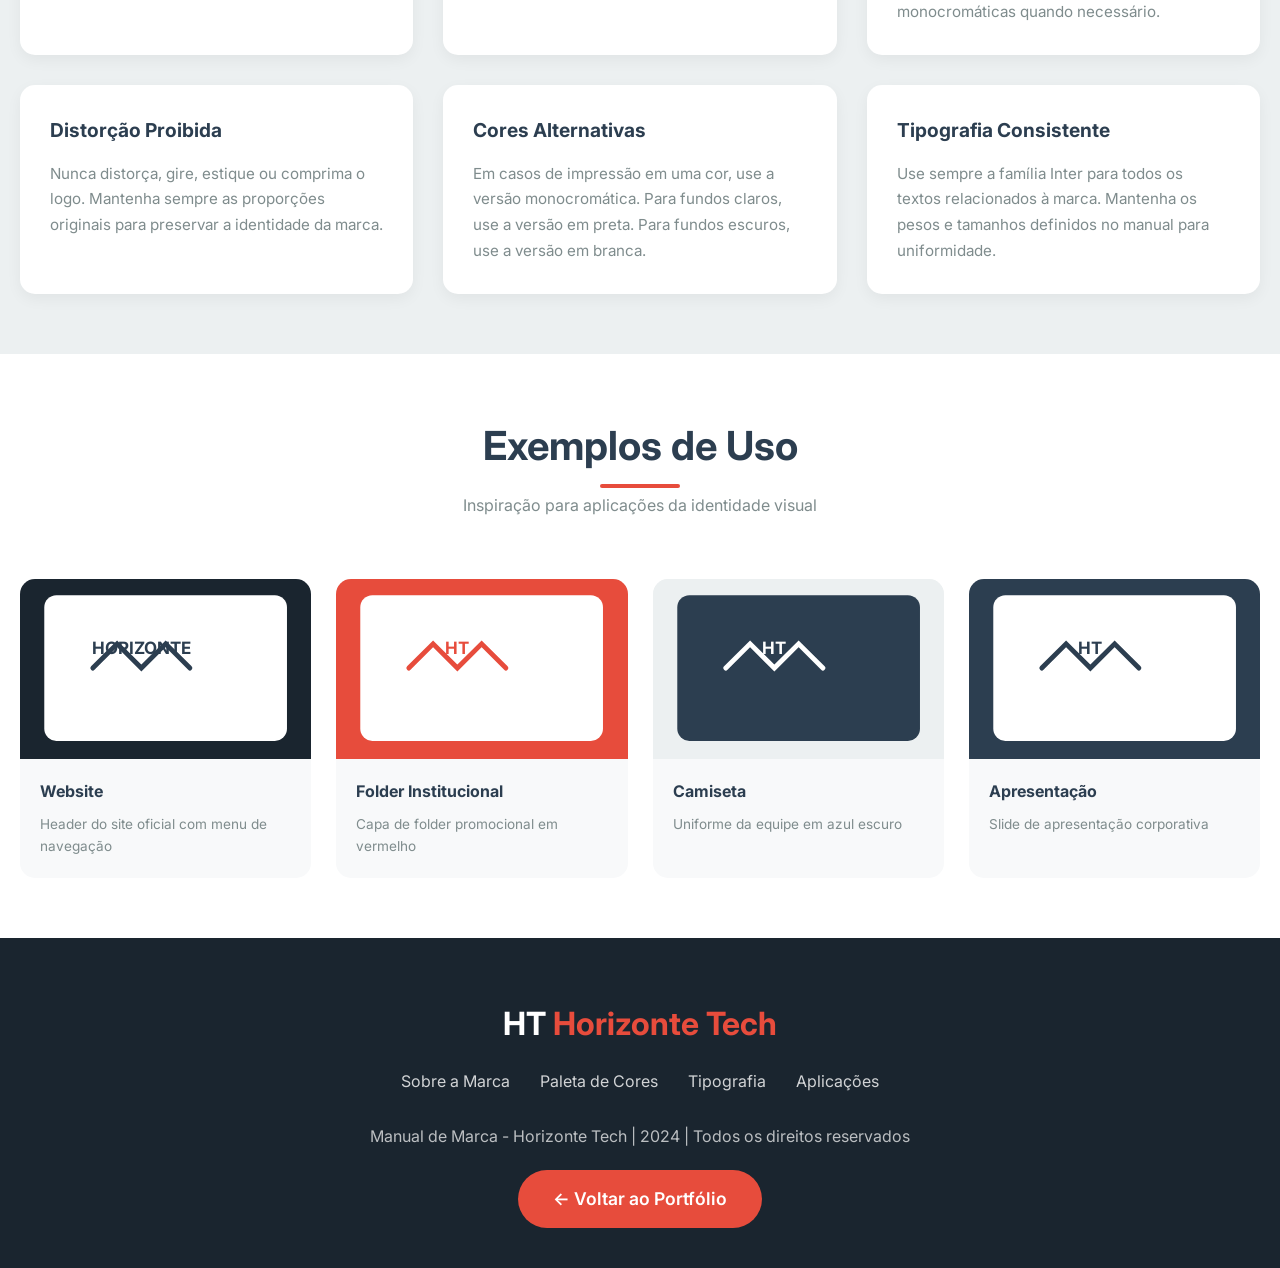
<file: docs/graphic-design-1/index.html>
<!DOCTYPE html>
<html lang="pt-BR">
<head>
    <meta charset="UTF-8">
    <meta name="viewport" content="width=device-width, initial-scale=1.0">
    <title>Manual de Marca Horizonte Tech | Branding Completo</title>
    <link rel="preconnect" href="https://fonts.googleapis.com">
    <link rel="preconnect" href="https://fonts.gstatic.com" crossorigin>
    <link href="https://fonts.googleapis.com/css2?family=Inter:wght@300;400;500;600;700;800&display=swap" rel="stylesheet">
    <style>
        :root {
            --primary: #2c3e50;
            --secondary: #e74c3c;
            --accent: #3498db;
            --light: #ecf0f1;
            --dark: #1a252f;
            --white: #ffffff;
            --text: #333;
            --text-light: #7f8c8d;
            --success: #27ae60;
        }

        * {
            margin: 0;
            padding: 0;
            box-sizing: border-box;
        }

        body {
            font-family: 'Inter', sans-serif;
            background: #f8f9fa;
            color: var(--text);
            line-height: 1.6;
        }

        .container {
            max-width: 1400px;
            margin: 0 auto;
            padding: 0 20px;
        }

        /* Header */
        header {
            background: var(--dark);
            color: var(--white);
            padding: 20px 0;
            position: sticky;
            top: 0;
            z-index: 100;
            box-shadow: 0 2px 20px rgba(0,0,0,0.3);
        }

        .header-content {
            display: flex;
            justify-content: space-between;
            align-items: center;
        }

        .logo {
            font-size: 24px;
            font-weight: 700;
        }

        .logo span {
            color: var(--secondary);
        }

        nav ul {
            display: flex;
            list-style: none;
            gap: 30px;
        }

        nav a {
            color: var(--white);
            text-decoration: none;
            font-weight: 500;
            transition: color 0.3s;
        }

        nav a:hover {
            color: var(--secondary);
        }

        /* Hero */
        .hero {
            background: linear-gradient(135deg, var(--dark) 0%, var(--primary) 100%);
            color: var(--white);
            padding: 80px 0;
            text-align: center;
        }

        .hero h1 {
            font-size: 3rem;
            margin-bottom: 20px;
            font-weight: 700;
        }

        .hero p {
            font-size: 1.2rem;
            max-width: 700px;
            margin: 0 auto 40px;
            opacity: 0.95;
        }

        /* Main Logo Showcase */
        .main-logo {
            background: var(--white);
            padding: 60px 40px;
            text-align: center;
            box-shadow: 0 5px 20px rgba(0,0,0,0.08);
            margin: -40px 20px 60px;
            border-radius: 15px;
        }

        .main-logo svg {
            max-width: 400px;
            width: 100%;
        }

        /* Section Title */
        .section-title {
            text-align: center;
            margin-bottom: 60px;
        }

        .section-title h2 {
            font-size: 2.5rem;
            color: var(--primary);
            margin-bottom: 15px;
            position: relative;
            display: inline-block;
        }

        .section-title h2::after {
            content: '';
            position: absolute;
            bottom: -10px;
            left: 50%;
            transform: translateX(-50%);
            width: 80px;
            height: 4px;
            background: var(--secondary);
            border-radius: 2px;
        }

        .section-title p {
            color: var(--text-light);
            max-width: 600px;
            margin: 0 auto;
        }

        /* Brand Story */
        .brand-story {
            background: var(--white);
            padding: 60px 0;
        }

        .story-content {
            display: grid;
            grid-template-columns: 1fr 1fr;
            gap: 60px;
            align-items: center;
        }

        .story-text h3 {
            color: var(--primary);
            font-size: 1.8rem;
            margin-bottom: 20px;
        }

        .story-text p {
            color: var(--text-light);
            margin-bottom: 20px;
            line-height: 1.8;
        }

        .brand-values {
            display: grid;
            grid-template-columns: repeat(2, 1fr);
            gap: 20px;
        }

        .value-item {
            display: flex;
            align-items: center;
            gap: 15px;
        }

        .value-icon {
            width: 40px;
            height: 40px;
            background: var(--primary);
            border-radius: 8px;
            display: flex;
            align-items: center;
            justify-content: center;
            color: var(--white);
            font-weight: 600;
        }

        .value-label {
            font-weight: 600;
            color: var(--primary);
        }

        .story-image {
            background: linear-gradient(135deg, var(--primary) 0%, var(--secondary) 100%);
            height: 400px;
            border-radius: 15px;
            display: flex;
            align-items: center;
            justify-content: center;
        }

        /* Logo Variations */
        .logo-variations {
            background: var(--light);
            padding: 60px 0;
        }

        .variations-grid {
            display: grid;
            grid-template-columns: repeat(auto-fit, minmax(300px, 1fr));
            gap: 40px;
        }

        .variation-card {
            background: var(--white);
            padding: 30px;
            border-radius: 15px;
            box-shadow: 0 5px 15px rgba(0,0,0,0.05);
            text-align: center;
        }

        .variation-title {
            font-size: 0.9rem;
            color: var(--text-light);
            text-transform: uppercase;
            letter-spacing: 1px;
            margin-bottom: 20px;
            font-weight: 600;
        }

        .variation-logo {
            height: 100px;
            display: flex;
            align-items: center;
            justify-content: center;
            margin-bottom: 20px;
        }

        .variation-logo svg {
            max-width: 200px;
            max-height: 100px;
        }

        .variation-description {
            color: var(--text-light);
            font-size: 0.9rem;
        }

        /* Color Palette */
        .color-palette {
            background: var(--white);
            padding: 60px 0;
        }

        .palette-grid {
            display: grid;
            grid-template-columns: repeat(4, 1fr);
            gap: 20px;
        }

        .color-item {
            border-radius: 15px;
            padding: 30px 20px;
            text-align: center;
            color: var(--white);
            box-shadow: 0 5px 15px rgba(0,0,0,0.1);
        }

        .color-item.primary { background: var(--primary); }
        .color-item.secondary { background: var(--secondary); }
        .color-item.accent { background: var(--accent); }
        .color-item.success { background: var(--success); }
        .color-item.light { background: #bdc3c7; color: var(--dark); }
        .color-item.white { background: #ecf0f1; color: var(--dark); }
        .color-item.dark { background: var(--dark); }
        .color-item.gray { background: #95a5a6; color: var(--white); }

        .color-name {
            font-weight: 600;
            margin-bottom: 10px;
        }

        .color-codes {
            font-size: 0.8rem;
            opacity: 0.8;
        }

        /* Typography */
        .typography {
            background: var(--light);
            padding: 60px 0;
        }

        .typography-content {
            display: grid;
            grid-template-columns: 1fr 1fr;
            gap: 60px;
            align-items: start;
        }

        .font-family {
            margin-bottom: 40px;
        }

        .font-family h4 {
            color: var(--primary);
            margin-bottom: 20px;
        }

        .font-example {
            font-size: 3rem;
            font-weight: 400;
            color: var(--text);
            margin-bottom: 15px;
        }

        .font-info {
            color: var(--text-light);
            font-size: 0.9rem;
        }

        .font-weights {
            margin-top: 30px;
        }

        .weight-example {
            margin-bottom: 15px;
            display: flex;
            align-items: baseline;
            gap: 15px;
        }

        .weight-label {
            font-size: 0.8rem;
            color: var(--text-light);
            font-weight: 600;
            text-transform: uppercase;
            letter-spacing: 1px;
        }

        /* Logo Applications */
        .logo-applications {
            background: var(--white);
            padding: 60px 0;
        }

        .applications-grid {
            display: grid;
            grid-template-columns: repeat(auto-fit, minmax(350px, 1fr));
            gap: 30px;
        }

        .application-card {
            border-radius: 15px;
            overflow: hidden;
            box-shadow: 0 5px 20px rgba(0,0,0,0.1);
            position: relative;
        }

        .application-card.business-card {
            background: var(--white);
            padding: 40px 30px;
            display: flex;
            align-items: center;
            justify-content: space-between;
        }

        .application-card.billboard {
            background: linear-gradient(135deg, #667eea 0%, #764ba2 100%);
            height: 200px;
            display: flex;
            align-items: center;
            justify-content: center;
            color: var(--white);
        }

        .application-card.van {
            background: linear-gradient(135deg, #f093fb 0%, #f5576c 100%);
            height: 200px;
        }

        .application-card.merchandise {
            background: #f8f9fa;
            padding: 40px 30px;
        }

        .application-card.digital {
            background: linear-gradient(135deg, #4facfe 0%, #00f2fe 100%);
            height: 200px;
            display: flex;
            align-items: center;
            justify-content: center;
        }

        .application-card .logo-application {
            max-width: 150px;
        }

        .application-label {
            background: var(--primary);
            color: var(--white);
            padding: 8px 15px;
            border-radius: 0 0 15px 0;
            position: absolute;
            bottom: 0;
            left: 0;
            font-size: 0.85rem;
            font-weight: 600;
        }

        .business-card-content {
            display: flex;
            flex-direction: column;
            gap: 10px;
        }

        .business-card-logo {
            max-width: 80px;
        }

        /* Brand Guidelines */
        .brand-guidelines {
            background: var(--light);
            padding: 60px 0;
        }

        .guidelines-grid {
            display: grid;
            grid-template-columns: repeat(auto-fit, minmax(350px, 1fr));
            gap: 30px;
        }

        .guideline-card {
            background: var(--white);
            padding: 30px;
            border-radius: 15px;
            box-shadow: 0 5px 15px rgba(0,0,0,0.05);
        }

        .guideline-card h4 {
            color: var(--primary);
            margin-bottom: 15px;
            font-size: 1.2rem;
        }

        .guideline-card p {
            color: var(--text-light);
            font-size: 0.95rem;
            line-height: 1.7;
        }

        /* Usage Examples */
        .usage-examples {
            background: var(--white);
            padding: 60px 0;
        }

        .examples-grid {
            display: grid;
            grid-template-columns: repeat(auto-fit, minmax(280px, 1fr));
            gap: 25px;
        }

        .example-card {
            background: #f8f9fa;
            border-radius: 15px;
            overflow: hidden;
            transition: transform 0.3s;
        }

        .example-card:hover {
            transform: translateY(-8px);
        }

        .example-image {
            height: 180px;
            display: flex;
            align-items: center;
            justify-content: center;
        }

        .example-content {
            padding: 20px;
        }

        .example-content h5 {
            color: var(--primary);
            margin-bottom: 10px;
            font-size: 1rem;
        }

        .example-content p {
            color: var(--text-light);
            font-size: 0.85rem;
        }

        /* Footer */
        footer {
            background: var(--dark);
            color: var(--white);
            padding: 60px 0 40px;
            text-align: center;
        }

        .footer-logo {
            font-size: 2rem;
            font-weight: 700;
            margin-bottom: 20px;
        }

        .footer-logo span {
            color: var(--secondary);
        }

        .footer-links {
            display: flex;
            justify-content: center;
            gap: 30px;
            margin-bottom: 30px;
            flex-wrap: wrap;
        }

        .footer-links a {
            color: var(--white);
            text-decoration: none;
            opacity: 0.8;
            transition: all 0.3s;
        }

        .footer-links a:hover {
            color: var(--secondary);
            opacity: 1;
        }

        .btn {
            display: inline-block;
            padding: 15px 35px;
            background: var(--secondary);
            color: var(--white);
            border: none;
            border-radius: 50px;
            font-size: 1.1rem;
            font-weight: 600;
            cursor: pointer;
            transition: all 0.3s;
            text-decoration: none;
        }

        .btn:hover {
            background: #c0392b;
            transform: translateY(-2px);
            box-shadow: 0 5px 15px rgba(231, 76, 60, 0.4);
        }

        /* Responsive */
        @media (max-width: 768px) {
            .hero h1 {
                font-size: 2.2rem;
            }

            .story-content {
                grid-template-columns: 1fr;
            }

            .palette-grid {
                grid-template-columns: repeat(2, 1fr);
            }

            .typography-content {
                grid-template-columns: 1fr;
            }

            .applications-grid {
                grid-template-columns: 1fr;
            }

            .guidelines-grid {
                grid-template-columns: 1fr;
            }

            .examples-grid {
                grid-template-columns: 1fr;
            }
        }

        @media (max-width: 480px) {
            .main-logo {
                padding: 40px 20px;
            }

            .palette-grid {
                grid-template-columns: 1fr;
            }

            .footer-links {
                gap: 15px;
            }
        }
    </style>
</head>
<body>
    <header>
        <div class="container">
            <div class="header-content">
                <div class="logo">HT <span>Brand</span></div>
                <nav>
                    <ul>
                        <li><a href="#marca">Marca</a></li>
                        <li><a href="#cores">Cores</a></li>
                        <li><a href="#tipografia">Tipografia</a></li>
                        <li><a href="#aplicacoes">Aplicações</a></li>
                        <li><a href="../" style="color: #3498db;">Voltar</a></li>
                    </ul>
                </nav>
            </div>
        </div>
    </header>

    <section class="hero">
        <div class="container">
            <h1>Manual de Marca</h1>
            <p>Horizonte Tech - Identidade Visual Completa</p>
        </div>
    </section>

    <!-- Main Logo -->
    <section class="main-logo">
        <svg viewBox="0 0 400 120" fill="none" xmlns="http://www.w3.org/2000/svg">
            <!-- Logo with gradient -->
            <defs>
                <linearGradient id="logoGradient" x1="0%" y1="0%" x2="100%" y2="0%">
                    <stop offset="0%" style="stop-color:#2c3e50"/>
                    <stop offset="100%" style="stop-color:#1a252f"/>
                </linearGradient>
            </defs>
            <!-- Shield shape -->
            <path d="M50 100 L80 60 L110 100 L140 40 L170 100 L200 60 L230 100 L260 40 L290 100 L320 60 L350 100 L380 20 L350 20 L320 60 L290 20 L260 60 L230 20 L200 60 L170 20 L140 60 L110 20 L80 60 L50 20 Z" fill="url(#logoGradient)" stroke="#1a252f" stroke-width="2"/>
            <!-- Lines -->
            <path d="M80 60 L320 60" stroke="white" stroke-width="4" stroke-linecap="round"/>
            <path d="M110 100 L290 100" stroke="white" stroke-width="4" stroke-linecap="round"/>
            <path d="M140 40 L260 40" stroke="white" stroke-width="4" stroke-linecap="round"/>
            <!-- Text -->
            <text x="200" y="95" text-anchor="middle" fill="white" font-family="Inter" font-size="16" font-weight="700" letter-spacing="2px">HORIZONTE</text>
            <text x="200" y="112" text-anchor="middle" fill="#e74c3c" font-family="Inter" font-size="12" font-weight="600" letter-spacing="1px">TECH</text>
        </svg>
    </section>

    <!-- Brand Story -->
    <section class="brand-story">
        <div class="container">
            <div class="section-title">
                <h2>História da Marca</h2>
                <p>Conheça os valores e a visão por trás da Horizonte Tech</p>
            </div>
            <div class="story-content">
                <div class="story-text">
                    <h3>Quem Somos</h3>
                    <p>
                        A Horizonte Tech é uma startup de tecnologia fundada em 2020 com a missão de democratizar o acesso a soluções inovadoras. 
                        Nossas letras entrelaçadas representam conexão, colaboração e a intersecção entre tecnologia e humanidade.
                    </p>
                    <p>
                        O nome "Horizonte" simboliza visão de futuro, expansão de possibilidades e a busca constante por novas fronteiras. 
                        Juntamente com "Tech", formamos uma identidade que une inovação e propósito.
                    </p>
                    <div class="brand-values">
                        <div class="value-item">
                            <div class="value-icon">I</div>
                            <span class="value-label">Inovação</span>
                        </div>
                        <div class="value-item">
                            <div class="value-icon">Q</div>
                            <span class="value-label">Qualidade</span>
                        </div>
                        <div class="value-item">
                            <div class="value-icon">C</div>
                            <span class="value-label">Confiança</span>
                        </div>
                        <div class="value-item">
                            <div class="value-icon">S</div>
                            <span class="value-label">Sustentabilidade</span>
                        </div>
                    </div>
                </div>
                <div class="story-image">
                    <svg viewBox="0 0 200 200" fill="none" xmlns="http://www.w3.org/2000/svg">
                        <path d="M50 100 L80 60 L110 100 L140 40 L170 100 L200 60" stroke="white" stroke-width="3" stroke-linecap="round" opacity="0.6"/>
                        <path d="M50 100 L100 50 L150 100 L100 150 Z" fill="none" stroke="white" stroke-width="2" opacity="0.8"/>
                        <circle cx="100" cy="100" r="40" fill="none" stroke="white" stroke-width="2" opacity="0.4"/>
                    </svg>
                </div>
            </div>
        </div>
    </section>

    <!-- Logo Variations -->
    <section class="logo-variations">
        <div class="container">
            <div class="section-title">
                <h2>Variações do Logo</h2>
                <p>Aplicações para diferentes contextos e fundos</p>
            </div>
            <div class="variations-grid">
                <div class="variation-card">
                    <div class="variation-title">Logo Principal</div>
                    <div class="variation-logo" style="background: var(--dark);">
                        <svg viewBox="0 0 200 60" fill="none" xmlns="http://www.w3.org/2000/svg">
                            <path d="M20 50 L35 30 L50 50 L65 30 L80 50 L95 30 L110 50" stroke="white" stroke-width="3" stroke-linecap="round"/>
                            <text x="60" y="42" text-anchor="middle" fill="white" font-family="Inter" font-size="11" font-weight="700">HORIZONTE</text>
                            <text x="60" y="55" text-anchor="middle" fill="#e74c3c" font-family="Inter" font-size="8" font-weight="600">TECH</text>
                        </svg>
                    </div>
                    <div class="variation-description">Uso principal em fundos escuros ou coloridos</div>
                </div>
                <div class="variation-card">
                    <div class="variation-title">Logo Monocromático</div>
                    <div class="variation-logo" style="background: var(--light);">
                        <svg viewBox="0 0 200 60" fill="none" xmlns="http://www.w3.org/2000/svg">
                            <path d="M20 50 L35 30 L50 50 L65 30 L80 50 L95 30 L110 50" stroke="#2c3e50" stroke-width="3" stroke-linecap="round"/>
                            <text x="60" y="42" text-anchor="middle" fill="#2c3e50" font-family="Inter" font-size="11" font-weight="700">HORIZONTE</text>
                            <text x="60" y="55" text-anchor="middle" fill="#2c3e50" font-family="Inter" font-size="8" font-weight="600">TECH</text>
                        </svg>
                    </div>
                    <div class="variation-description">Para documentos oficiais e papéis timbrados</div>
                </div>
                <div class="variation-card">
                    <div class="variation-title">Ícone</div>
                    <div class="variation-logo" style="background: var(--white);">
                        <svg viewBox="0 0 100 100" fill="none" xmlns="http://www.w3.org/2000/svg">
                            <path d="M25 50 L37.5 25 L50 50 L62.5 25 L75 50 L87.5 25 L100 50" stroke="#2c3e50" stroke-width="4" stroke-linecap="round"/>
                        </svg>
                    </div>
                    <div class="variation-description">Uso em favicons, apps e espaços reduzidos</div>
                </div>
                <div class="variation-card">
                    <div class="variation-title">Logo Horizontal</div>
                    <div class="variation-logo" style="background: var(--primary);">
                        <svg viewBox="0 0 300 40" fill="none" xmlns="http://www.w3.org/2000/svg">
                            <path d="M10 30 L20 15 L30 30 L40 15 L50 30 L60 15 L70 30" stroke="white" stroke-width="2" stroke-linecap="round"/>
                            <text x="45" y="24" text-anchor="start" fill="white" font-family="Inter" font-size="10" font-weight="700">HORIZONTE TECH</text>
                        </svg>
                    </div>
                    <div class="variation-description">Formato compacto para cabeçalhos</div>
                </div>
            </div>
        </div>
    </section>

    <!-- Color Palette -->
    <section class="color-palette" id="cores">
        <div class="container">
            <div class="section-title">
                <h2>Paleta de Cores</h2>
                <p>Cores primárias e secundárias da identidade visual</p>
            </div>
            <div class="palette-grid">
                <div class="color-item primary">
                    <div class="color-name">Primária</div>
                    <div class="color-codes">#2c3e50 | RGB: 44, 62, 80 | CMYK: 45, 23, 0, 69</div>
                </div>
                <div class="color-item secondary">
                    <div class="color-name">Secundária</div>
                    <div class="color-codes">#e74c3c | RGB: 231, 76, 60 | CMYK: 0, 67, 74, 9</div>
                </div>
                <div class="color-item accent">
                    <div class="color-name">Destaque</div>
                    <div class="color-codes">#3498db | RGB: 52, 152, 219 | CMYK: 76, 31, 0, 14</div>
                </div>
                <div class="color-item success">
                    <div class="color-name">Sucesso</div>
                    <div class="color-codes">#27ae60 | RGB: 39, 174, 96 | CMYK: 78, 0, 45, 24</div>
                </div>
                <div class="color-item light">
                    <div class="color-name">Claro</div>
                    <div class="color-codes">#bdc3c7 | RGB: 189, 195, 199 | CMYK: 5, 2, 0, 22</div>
                </div>
                <div class="color-item white">
                    <div class="color-name">Branco</div>
                    <div class="color-codes">#ffffff | RGB: 255, 255, 255</div>
                </div>
                <div class="color-item dark">
                    <div class="color-name">Escuro</div>
                    <div class="color-codes">#1a252f | RGB: 26, 37, 47 | CMYK: 45, 22, 0, 82</div>
                </div>
                <div class="color-item gray">
                    <div class="color-name">Cinza</div>
                    <div class="color-codes">#95a5a6 | RGB: 149, 165, 166 | CMYK: 10, 0, 0, 35</div>
                </div>
            </div>
        </div>
    </section>

    <!-- Typography -->
    <section class="typography" id="tipografia">
        <div class="container">
            <div class="section-title">
                <h2>Tipografia</h2>
                <p>Famílias tipográficas da identidade visual</p>
            </div>
            <div class="typography-content">
                <div class="font-family">
                    <h4>Família Principal: Inter</h4>
                    <div class="font-example" style="font-family: 'Inter', sans-serif;">ABCDEFGHI</div>
                    <div class="font-info">
                        <strong>Inter</strong> - Família de fontes moderna e versátil, projetada para legibilidade em todas as tamanhos e pesos.<br>
                        Usada para todos os textos da marca.
                    </div>
                    <div class="font-weights">
                        <div class="weight-example">
                            <span class="weight-label">Light</span>
                            <span style="font-family: 'Inter', sans-serif; font-weight: 300; font-size: 2rem;">ABCDEFG</span>
                        </div>
                        <div class="weight-example">
                            <span class="weight-label">Regular</span>
                            <span style="font-family: 'Inter', sans-serif; font-weight: 400; font-size: 2rem;">ABCDEFG</span>
                        </div>
                        <div class="weight-example">
                            <span class="weight-label">Medium</span>
                            <span style="font-family: 'Inter', sans-serif; font-weight: 500; font-size: 2rem;">ABCDEFG</span>
                        </div>
                        <div class="weight-example">
                            <span class="weight-label">Bold</span>
                            <span style="font-family: 'Inter', sans-serif; font-weight: 700; font-size: 2rem;">ABCDEFG</span>
                        </div>
                        <div class="weight-example">
                            <span class="weight-label">Extra Bold</span>
                            <span style="font-family: 'Inter', sans-serif; font-weight: 800; font-size: 2rem;">ABCDEFG</span>
                        </div>
                    </div>
                </div>
                <div class="font-family">
                    <h4>Uso Tipográfico</h4>
                    <div style="background: #f8f9fa; padding: 30px; border-radius: 15px;">
                        <h2 style="font-family: 'Inter', sans-serif; font-weight: 800; color: var(--primary); margin-bottom: 15px;">Título Principal</h2>
                        <h3 style="font-family: 'Inter', sans-serif; font-weight: 700; color: var(--primary); margin-bottom: 15px;">Subtítulo</h3>
                        <h4 style="font-family: 'Inter', sans-serif; font-weight: 600; color: var(--primary); margin-bottom: 15px;">Título de Seção</h4>
                        <p style="font-family: 'Inter', sans-serif; font-weight: 400; color: var(--text); margin-bottom: 10px;">Corpo de texto principal - Tamanho 16px, peso regular.</p>
                        <p style="font-family: 'Inter', sans-serif; font-weight: 300; color: var(--text-light); margin-bottom: 0;"><em>Texto de suporte ou legendas - Tamanho 14px, peso light.</em></p>
                    </div>
                </div>
            </div>
        </div>
    </section>

    <!-- Logo Applications -->
    <section class="logo-applications" id="aplicacoes">
        <div class="container">
            <div class="section-title">
                <h2>Aplicações do Logo</h2>
                <p>Exemplos de uso em diferentes materiais</p>
            </div>
            <div class="applications-grid">
                <div class="application-card business-card">
                    <div class="business-card-content">
                        <div class="business-card-logo">
                            <svg viewBox="0 0 80 40" fill="none" xmlns="http://www.w3.org/2000/svg">
                                <path d="M10 30 L17.5 15 L25 30 L32.5 15 L40 30" stroke="#2c3e50" stroke-width="2" stroke-linecap="round"/>
                                <text x="25" y="24" text-anchor="middle" fill="#2c3e50" font-family="Inter" font-size="6" font-weight="700">HT</text>
                            </svg>
                        </div>
                        <div>
                            <h5 style="color: var(--primary); font-size: 1.1rem; margin-bottom: 5px;">João Silva</h5>
                            <p style="color: var(--text-light); font-size: 0.85rem;">CEO & Fundador</p>
                        </div>
                    </div>
                    <div class="application-label">Cartão de Visitas</div>
                </div>
                <div class="application-card billboard">
                    <svg viewBox="0 0 200 80" fill="none" xmlns="http://www.w3.org/2000/svg">
                        <path d="M20 60 L35 40 L50 60 L65 40 L80 60" stroke="white" stroke-width="3" stroke-linecap="round"/>
                        <text x="50" y="52" text-anchor="middle" fill="white" font-family="Inter" font-size="12" font-weight="700">HORIZONTE TECH</text>
                    </svg>
                    <div class="application-label">Outdoor</div>
                </div>
                <div class="application-card van">
                    <div class="application-label">Van de Entrega</div>
                </div>
                <div class="application-card merchandise">
                    <div style="text-align: center;">
                        <div style="width: 100px; height: 100px; margin: 0 auto 20px; background: var(--dark); border-radius: 15px; display: flex; align-items: center; justify-content: center;">
                            <svg viewBox="0 0 60 30" fill="none" xmlns="http://www.w3.org/2000/svg">
                                <path d="M10 20 L15 10 L20 20 L25 10 L30 20" stroke="white" stroke-width="2" stroke-linecap="round"/>
                            </svg>
                        </div>
                        <h5 style="color: var(--primary); margin-bottom: 10px;">Eco Bag</h5>
                        <p style="color: var(--text-light); font-size: 0.9rem;">Saco reutilizável da Horizonte Tech</p>
                    </div>
                    <div class="application-label">Merchandising</div>
                </div>
                <div class="application-card digital">
                    <svg viewBox="0 0 150 60" fill="none" xmlns="http://www.w3.org/2000/svg">
                        <path d="M15 45 L25 30 L35 45 L45 30 L55 45" stroke="white" stroke-width="2" stroke-linecap="round"/>
                        <text x="35" y="38" text-anchor="middle" fill="white" font-family="Inter" font-size="8" font-weight="700">HT</text>
                    </svg>
                    <div class="application-label">Aplicativo Mobile</div>
                </div>
            </div>
        </div>
    </section>

    <!-- Brand Guidelines -->
    <section class="brand-guidelines">
        <div class="container">
            <div class="section-title">
                <h2>Diretrizes de Marca</h2>
                <p>Regras para uso correto da identidade visual</p>
            </div>
            <div class="guidelines-grid">
                <div class="guideline-card">
                    <h4>Espaço Mínimo</h4>
                    <p>Mantenha uma área livre ao redor do logo equivalente a metade da altura do símbolo (X/2) para garantir legibilidade e destaque.</p>
                </div>
                <div class="guideline-card">
                    <h4>Tamanho Mínimo</h4>
                    <p>O logo não deve ser reduzido a menos de 80px de largura para uso digital e 25mm para impressão, para garantir a legibilidade.</p>
                </div>
                <div class="guideline-card">
                    <h4>Fundos Inadequados</h4>
                    <p>Evite aplicar o logo em fundos com baixa contrate (ex: foto colorida ou padrões complexos). Use sempre versões monocromáticas quando necessário.</p>
                </div>
                <div class="guideline-card">
                    <h4>Distorção Proibida</h4>
                    <p>Nunca distorça, gire, estique ou comprima o logo. Mantenha sempre as proporções originais para preservar a identidade da marca.</p>
                </div>
                <div class="guideline-card">
                    <h4>Cores Alternativas</h4>
                    <p>Em casos de impressão em uma cor, use a versão monocromática. Para fundos claros, use a versão em preta. Para fundos escuros, use a versão em branca.</p>
                </div>
                <div class="guideline-card">
                    <h4>Tipografia Consistente</h4>
                    <p>Use sempre a família Inter para todos os textos relacionados à marca. Mantenha os pesos e tamanhos definidos no manual para uniformidade.</p>
                </div>
            </div>
        </div>
    </section>

    <!-- Usage Examples -->
    <section class="usage-examples">
        <div class="container">
            <div class="section-title">
                <h2>Exemplos de Uso</h2>
                <p>Inspiração para aplicações da identidade visual</p>
            </div>
            <div class="examples-grid">
                <div class="example-card">
                    <div class="example-image" style="background: var(--dark);">
                        <svg viewBox="0 0 120 80" fill="none" xmlns="http://www.w3.org/2000/svg">
                            <rect x="10" y="10" width="100" height="60" rx="5" fill="white"/>
                            <path d="M30 40 L40 30 L50 40 L60 30 L70 40" stroke="#2c3e50" stroke-width="2" stroke-linecap="round"/>
                            <text x="50" y="34" text-anchor="middle" fill="#2c3e50" font-family="Inter" font-size="7" font-weight="700">HORIZONTE</text>
                        </svg>
                    </div>
                    <div class="example-content">
                        <h5>Website</h5>
                        <p>Header do site oficial com menu de navegação</p>
                    </div>
                </div>
                <div class="example-card">
                    <div class="example-image" style="background: #e74c3c;">
                        <svg viewBox="0 0 120 80" fill="none" xmlns="http://www.w3.org/2000/svg">
                            <rect x="10" y="10" width="100" height="60" rx="5" fill="white"/>
                            <path d="M30 40 L40 30 L50 40 L60 30 L70 40" stroke="#e74c3c" stroke-width="2" stroke-linecap="round"/>
                            <text x="50" y="34" text-anchor="middle" fill="#e74c3c" font-family="Inter" font-size="7" font-weight="700">HT</text>
                        </svg>
                    </div>
                    <div class="example-content">
                        <h5>Folder Institucional</h5>
                        <p>Capa de folder promocional em vermelho</p>
                    </div>
                </div>
                <div class="example-card">
                    <div class="example-image" style="background: var(--light);">
                        <svg viewBox="0 0 120 80" fill="none" xmlns="http://www.w3.org/2000/svg">
                            <rect x="10" y="10" width="100" height="60" rx="5" fill="#2c3e50"/>
                            <path d="M30 40 L40 30 L50 40 L60 30 L70 40" stroke="white" stroke-width="2" stroke-linecap="round"/>
                            <text x="50" y="34" text-anchor="middle" fill="white" font-family="Inter" font-size="7" font-weight="700">HT</text>
                        </svg>
                    </div>
                    <div class="example-content">
                        <h5>Camiseta</h5>
                        <p>Uniforme da equipe em azul escuro</p>
                    </div>
                </div>
                <div class="example-card">
                    <div class="example-image" style="background: var(--primary);">
                        <svg viewBox="0 0 120 80" fill="none" xmlns="http://www.w3.org/2000/svg">
                            <rect x="10" y="10" width="100" height="60" rx="5" fill="white"/>
                            <path d="M30 40 L40 30 L50 40 L60 30 L70 40" stroke="#2c3e50" stroke-width="2" stroke-linecap="round"/>
                            <text x="50" y="34" text-anchor="middle" fill="#2c3e50" font-family="Inter" font-size="7" font-weight="700">HT</text>
                        </svg>
                    </div>
                    <div class="example-content">
                        <h5>Apresentação</h5>
                        <p>Slide de apresentação corporativa</p>
                    </div>
                </div>
            </div>
        </div>
    </section>

    <footer>
        <div class="container">
            <div class="footer-logo">HT <span>Horizonte Tech</span></div>
            <div class="footer-links">
                <a href="#marca">Sobre a Marca</a>
                <a href="#cores">Paleta de Cores</a>
                <a href="#tipografia">Tipografia</a>
                <a href="#aplicacoes">Aplicações</a>
            </div>
            <p style="margin-top: 30px; opacity: 0.7;">
                Manual de Marca - Horizonte Tech | 2024 | Todos os direitos reservados
            </p>
            <a href="../" class="btn" style="margin-top: 20px;">← Voltar ao Portfólio</a>
        </div>
    </footer>
</body>
</html>
</file>
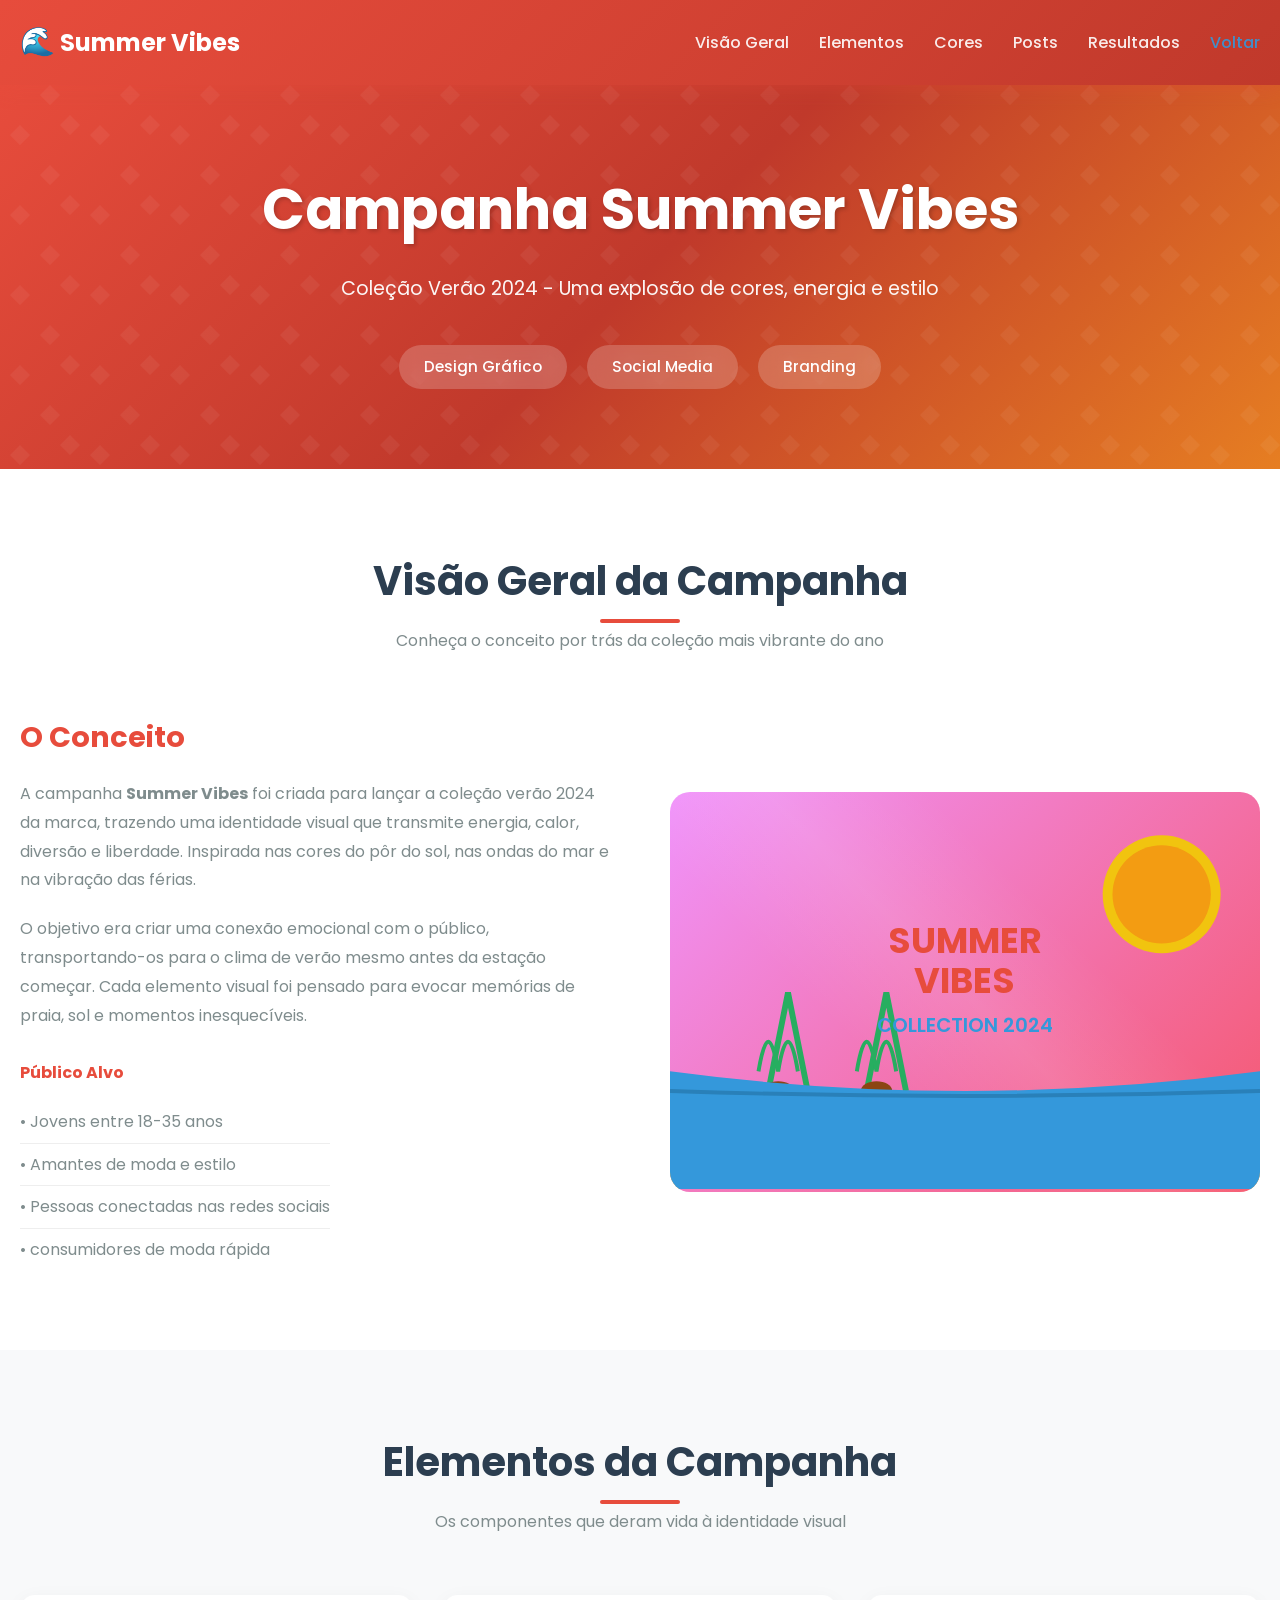
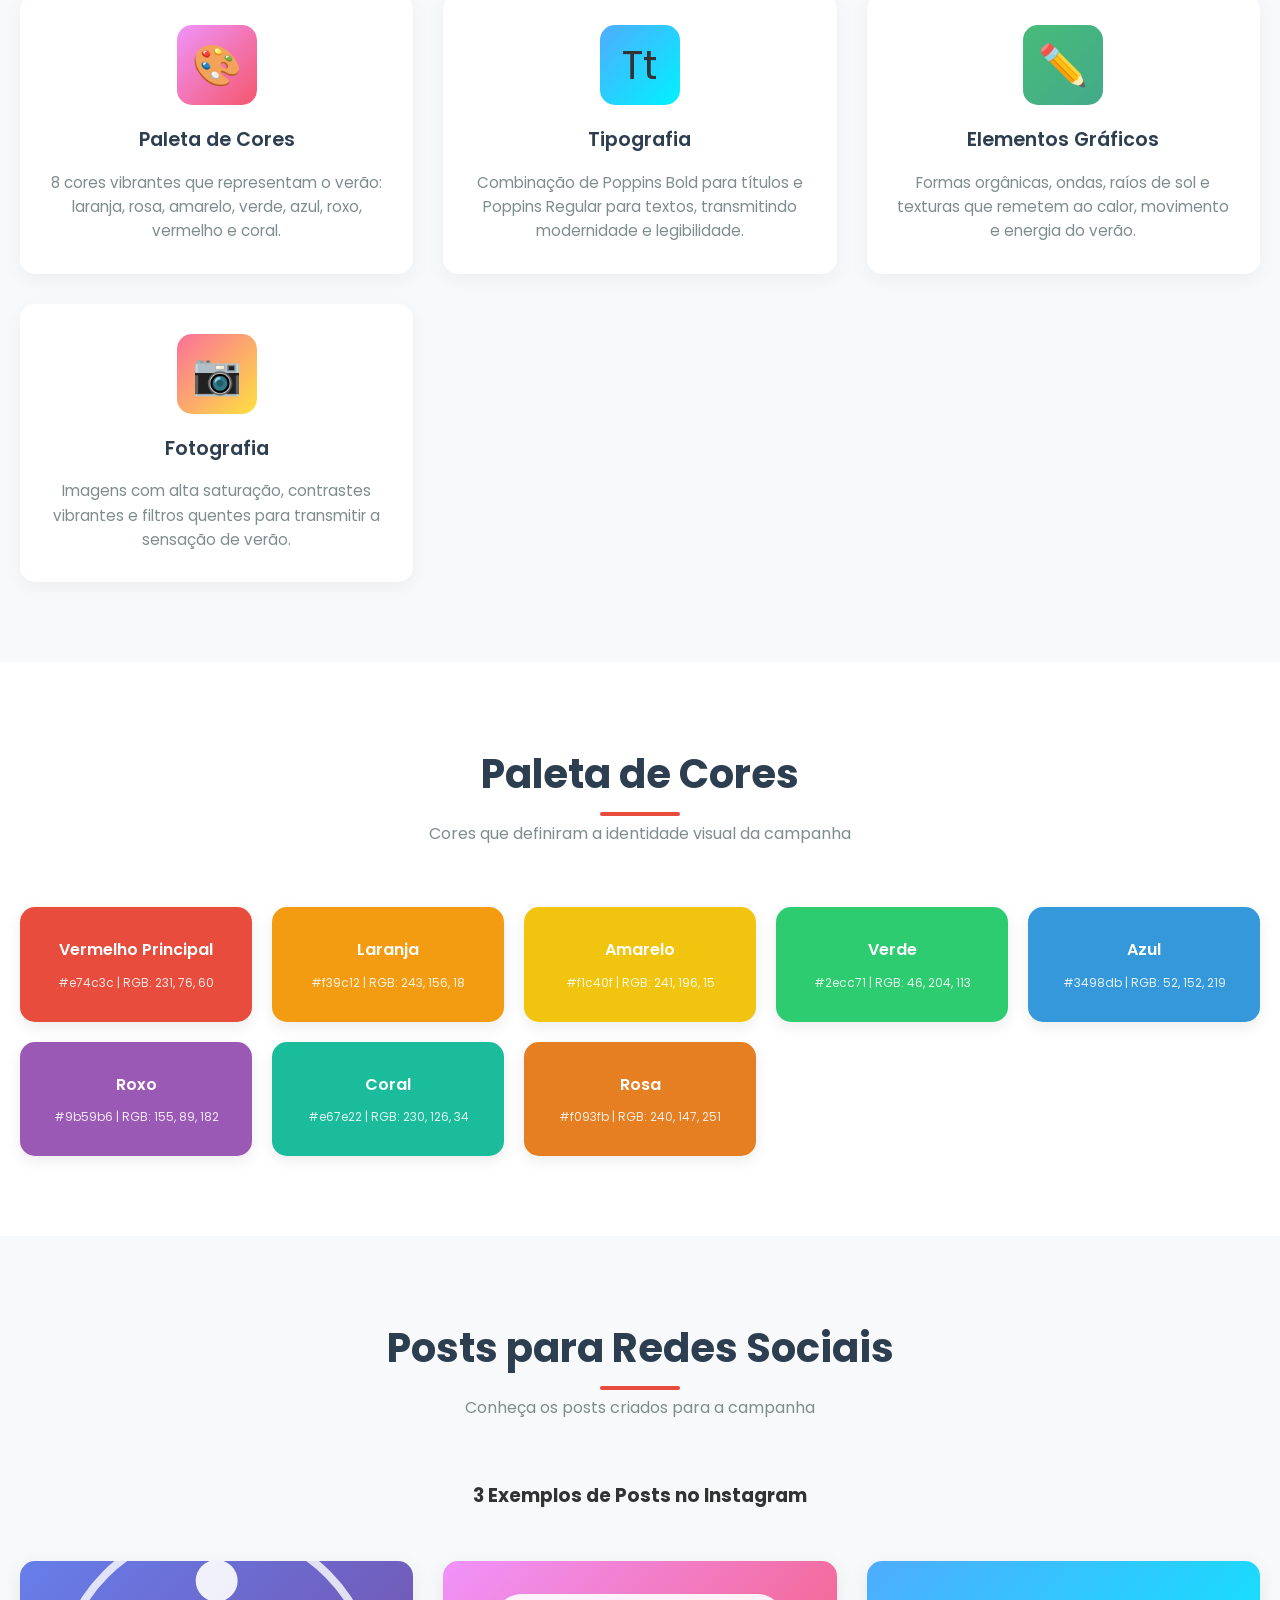
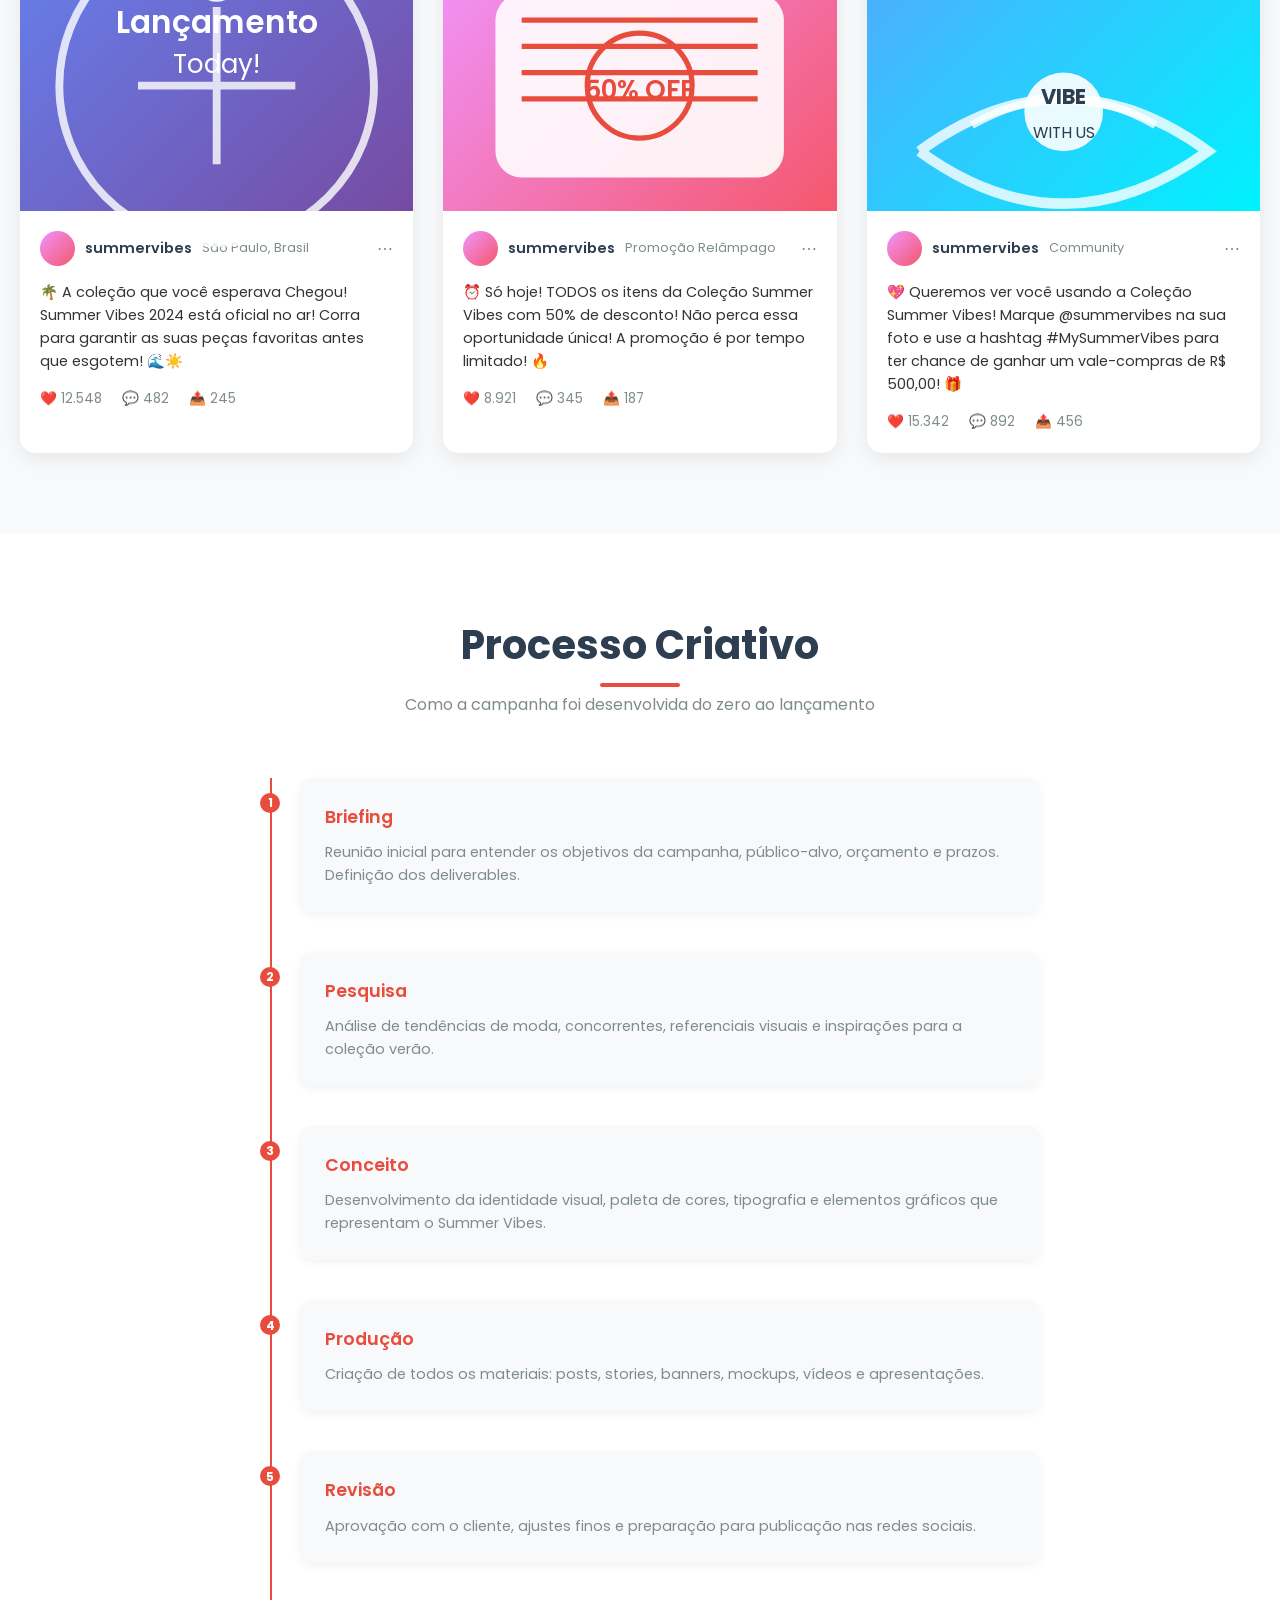
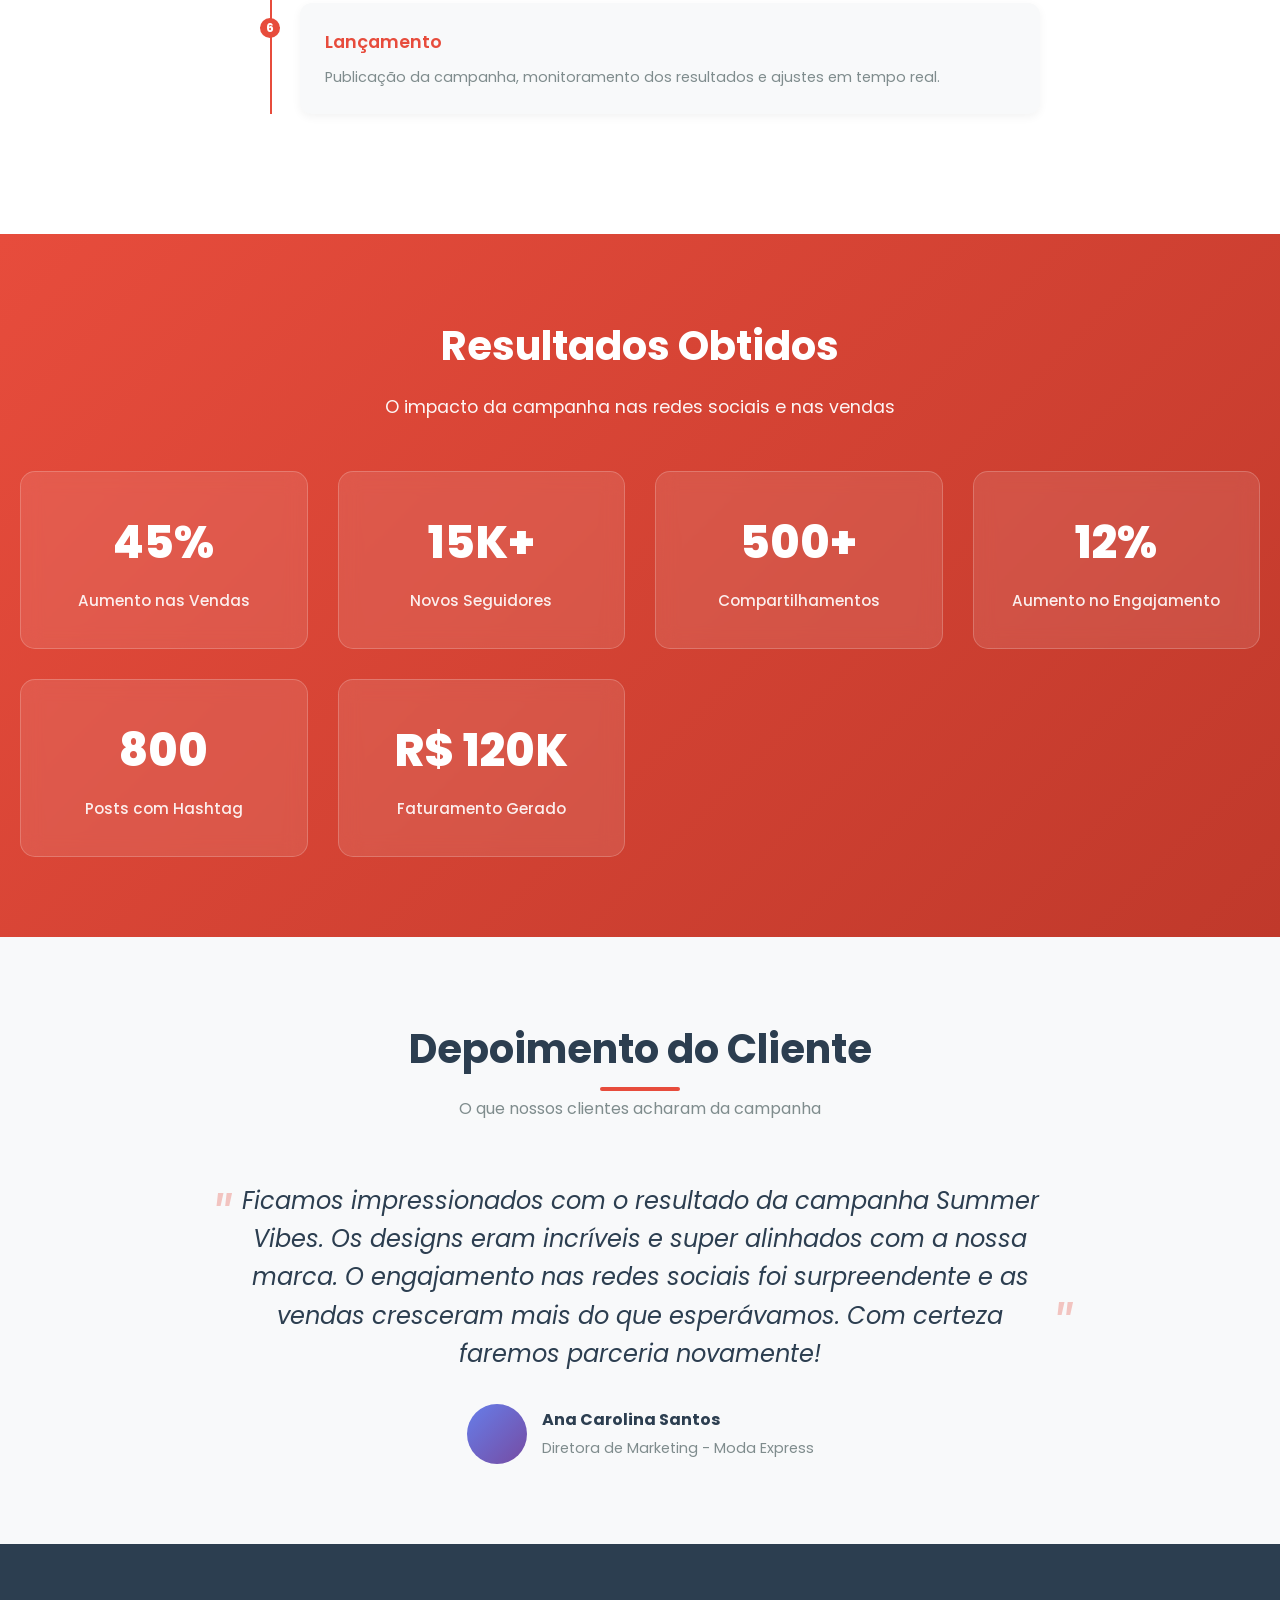
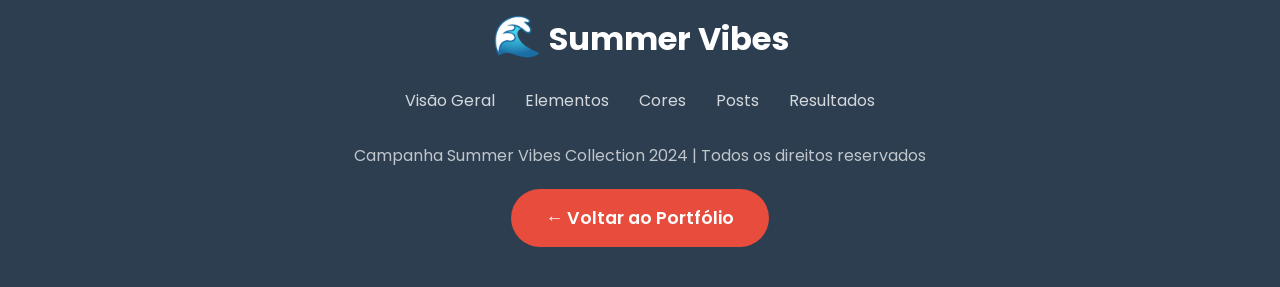
<file: docs/graphic-design-2/index.html>
<!DOCTYPE html>
<html lang="pt-BR">
<head>
    <meta charset="UTF-8">
    <meta name="viewport" content="width=device-width, initial-scale=1.0">
    <title>Campanha Summer Vibes | Design Gráfico Completo</title>
    <link rel="preconnect" href="https://fonts.googleapis.com">
    <link rel="preconnect" href="https://fonts.gstatic.com" crossorigin>
    <link href="https://fonts.googleapis.com/css2?family=Poppins:wght@300;400;500;600;700&display=swap" rel="stylesheet">
    <style>
        :root {
            --primary: #e74c3c;
            --secondary: #f39c12;
            --accent: #3498db;
            --dark: #2c3e50;
            --light: #f8f9fa;
            --white: #ffffff;
            --text: #333;
            --text-light: #7f8c8d;
        }

        * {
            margin: 0;
            padding: 0;
            box-sizing: border-box;
        }

        body {
            font-family: 'Poppins', sans-serif;
            background: linear-gradient(135deg, #fef5f3 0%, #fef9f7 100%);
            color: var(--text);
            line-height: 1.6;
        }

        .container {
            max-width: 1400px;
            margin: 0 auto;
            padding: 0 20px;
        }

        /* Header */
        header {
            background: linear-gradient(135deg, var(--primary) 0%, #c0392b 100%);
            color: var(--white);
            padding: 20px 0;
            position: sticky;
            top: 0;
            z-index: 100;
            box-shadow: 0 2px 20px rgba(231, 76, 60, 0.3);
        }

        .header-content {
            display: flex;
            justify-content: space-between;
            align-items: center;
        }

        .logo {
            font-size: 24px;
            font-weight: 700;
        }

        .logo .wave {
            display: inline-block;
            font-size: 28px;
        }

        nav ul {
            display: flex;
            list-style: none;
            gap: 30px;
        }

        nav a {
            color: var(--white);
            text-decoration: none;
            font-weight: 500;
            transition: color 0.3s;
            opacity: 0.9;
        }

        nav a:hover {
            opacity: 1;
        }

        /* Hero */
        .hero {
            background: linear-gradient(135deg, var(--primary) 0%, #c0392b 50%, #e67e22 100%);
            color: var(--white);
            padding: 80px 0;
            text-align: center;
            position: relative;
            overflow: hidden;
        }

        .hero::before {
            content: '';
            position: absolute;
            top: 0;
            left: 0;
            right: 0;
            bottom: 0;
            background: url("data:image/svg+xml,%3Csvg width='80' height='80' viewBox='0 0 80 80' xmlns='http://www.w3.org/2000/svg'%3E%3Cg fill='%23ffffff' fill-opacity='0.05'%3E%3Cpath d='M50 0 L60 10 L50 20 L40 10 Z M10 50 L20 40 L30 50 L20 60 Z M70 30 L60 40 L70 50 L80 40 Z'/%3E%3C/g%3E%3C/svg%3E");
        }

        .hero-content {
            position: relative;
            z-index: 1;
        }

        .hero h1 {
            font-size: 3.5rem;
            margin-bottom: 20px;
            font-weight: 700;
            text-shadow: 2px 2px 4px rgba(0,0,0,0.2);
        }

        .hero p {
            font-size: 1.2rem;
            max-width: 700px;
            margin: 0 auto 40px;
            opacity: 0.95;
        }

        .hero-tags {
            display: flex;
            justify-content: center;
            gap: 20px;
            flex-wrap: wrap;
        }

        .tag {
            background: rgba(255,255,255,0.2);
            padding: 10px 25px;
            border-radius: 50px;
            font-size: 0.95rem;
            font-weight: 500;
            backdrop-filter: blur(10px);
        }

        /* Section Title */
        .section-title {
            text-align: center;
            margin-bottom: 60px;
        }

        .section-title h2 {
            font-size: 2.5rem;
            color: var(--dark);
            margin-bottom: 15px;
            position: relative;
            display: inline-block;
        }

        .section-title h2::after {
            content: '';
            position: absolute;
            bottom: -10px;
            left: 50%;
            transform: translateX(-50%);
            width: 80px;
            height: 4px;
            background: var(--primary);
            border-radius: 2px;
        }

        .section-title p {
            color: var(--text-light);
            max-width: 600px;
            margin: 0 auto;
        }

        /* Campaign Overview */
        .campaign-overview {
            background: var(--white);
            padding: 80px 0;
        }

        .overview-grid {
            display: grid;
            grid-template-columns: 1fr 1fr;
            gap: 60px;
            align-items: center;
        }

        .overview-text h3 {
            color: var(--primary);
            font-size: 1.8rem;
            margin-bottom: 20px;
        }

        .overview-text p {
            color: var(--text-light);
            margin-bottom: 20px;
            line-height: 1.8;
        }

        .campaign-image {
            background: linear-gradient(135deg, #f093fb 0%, #f5576c 100%);
            height: 400px;
            border-radius: 20px;
            display: flex;
            align-items: center;
            justify-content: center;
            position: relative;
            overflow: hidden;
        }

        .campaign-image::after {
            content: '';
            position: absolute;
            top: -50%;
            left: -20%;
            right: -20%;
            bottom: -50%;
            background: linear-gradient(45deg, transparent 40%, rgba(255,255,255,0.1) 50%, transparent 60%);
            border-radius: 50%;
            animation: rotate 20s linear infinite;
        }

        @keyframes rotate {
            from { transform: rotate(0deg); }
            to { transform: rotate(360deg); }
        }

        .campaign-image svg {
            position: relative;
            z-index: 1;
        }

        /* Campaign Elements */
        .campaign-elements {
            background: var(--light);
            padding: 80px 0;
        }

        .elements-grid {
            display: grid;
            grid-template-columns: repeat(auto-fit, minmax(300px, 1fr));
            gap: 30px;
        }

        .element-card {
            background: var(--white);
            border-radius: 15px;
            padding: 30px;
            box-shadow: 0 5px 20px rgba(0,0,0,0.05);
            text-align: center;
            transition: transform 0.3s;
        }

        .element-card:hover {
            transform: translateY(-8px);
            box-shadow: 0 10px 30px rgba(0,0,0,0.1);
        }

        .element-icon {
            width: 80px;
            height: 80px;
            margin: 0 auto 20px;
            border-radius: 15px;
            display: flex;
            align-items: center;
            justify-content: center;
            font-size: 2.5rem;
        }

        .element-icon.colors { background: linear-gradient(135deg, #f093fb 0%, #f5576c 100%); }
        .element-icon.fonts { background: linear-gradient(135deg, #4facfe 0%, #00f2fe 100%); }
        .element-icon.graphics { background: linear-gradient(135deg, #48bb78 0%, #43aa8b 100%); }
        .element-icon.photos { background: linear-gradient(135deg, #fa709a 0%, #fee140 100%); }

        .element-card h4 {
            color: var(--dark);
            margin-bottom: 15px;
            font-size: 1.2rem;
            font-weight: 600;
        }

        .element-card p {
            color: var(--text-light);
            font-size: 0.95rem;
            line-height: 1.6;
        }

        /* Color Palette */
        .color-palette {
            background: var(--white);
            padding: 80px 0;
        }

        .palette-grid {
            display: grid;
            grid-template-columns: repeat(5, 1fr);
            gap: 20px;
        }

        .palette-item {
            border-radius: 15px;
            padding: 30px 20px;
            text-align: center;
            box-shadow: 0 5px 15px rgba(0,0,0,0.08);
            color: var(--white);
            position: relative;
        }

        .palette-item:nth-child(1) { background: #e74c3c; }
        .palette-item:nth-child(2) { background: #f39c12; }
        .palette-item:nth-child(3) { background: #f1c40f; }
        .palette-item:nth-child(4) { background: #2ecc71; }
        .palette-item:nth-child(5) { background: #3498db; }
        .palette-item:nth-child(6) { background: #9b59b6; }
        .palette-item:nth-child(7) { background: #1abc9c; }
        .palette-item:nth-child(8) { background: #e67e22; }

        .palette-item.primary { background: var(--primary); }
        .palette-item.secondary { background: var(--secondary); }
        .palette-item.accent { background: var(--accent); }

        .palette-item .color-name {
            font-weight: 600;
            margin-bottom: 10px;
        }

        .palette-item .color-codes {
            font-size: 0.75rem;
            opacity: 0.85;
        }

        /* Social Media Posts */
        .social-posts {
            background: var(--light);
            padding: 80px 0;
        }

        .posts-header {
            text-align: center;
            margin-bottom: 50px;
        }

        .posts-grid {
            display: grid;
            grid-template-columns: repeat(auto-fit, minmax(350px, 1fr));
            gap: 30px;
        }

        .post-card {
            background: var(--white);
            border-radius: 15px;
            overflow: hidden;
            box-shadow: 0 5px 20px rgba(0,0,0,0.08);
        }

        .post-image {
            height: 250px;
            display: flex;
            align-items: center;
            justify-content: center;
            position: relative;
        }

        .post-image.insta1 { background: linear-gradient(135deg, #667eea 0%, #764ba2 100%); }
        .post-image.insta2 { background: linear-gradient(135deg, #f093fb 0%, #f5576c 100%); }
        .post-image.insta3 { background: linear-gradient(135deg, #4facfe 0%, #00f2fe 100%); }

        .post-content {
            padding: 20px;
        }

        .post-meta {
            display: flex;
            align-items: center;
            gap: 10px;
            margin-bottom: 15px;
        }

        .post-avatar {
            width: 35px;
            height: 35px;
            background: linear-gradient(135deg, #f093fb 0%, #f5576c 100%);
            border-radius: 50%;
        }

        .post-username {
            font-weight: 600;
            color: var(--dark);
            font-size: 0.9rem;
        }

        .post-location {
            color: var(--text-light);
            font-size: 0.8rem;
        }

        .post-icon {
            margin-left: auto;
            color: var(--text-light);
        }

        .post-caption {
            color: var(--text);
            font-size: 0.9rem;
            line-height: 1.6;
            margin-bottom: 15px;
        }

        .post-stats {
            display: flex;
            gap: 20px;
            color: var(--text-light);
            font-size: 0.85rem;
        }

        .post-stat {
            display: flex;
            align-items: center;
            gap: 5px;
        }

        /* Design Process */
        .design-process {
            background: var(--white);
            padding: 80px 0;
        }

        .process-timeline {
            max-width: 800px;
            margin: 0 auto;
            position: relative;
        }

        .process-timeline::before {
            content: '';
            position: absolute;
            left: 30px;
            top: 0;
            bottom: 0;
            width: 2px;
            background: var(--primary);
        }

        .process-item {
            display: flex;
            margin-bottom: 40px;
            position: relative;
        }

        .process-dot {
            position: absolute;
            left: 20px;
            top: 15px;
            width: 20px;
            height: 20px;
            background: var(--primary);
            border-radius: 50%;
            border: 3px solid var(--white);
            box-shadow: 0 0 0 3px var(--primary);
        }

        .process-number {
            position: absolute;
            left: 20px;
            top: 15px;
            width: 20px;
            height: 20px;
            background: var(--primary);
            border-radius: 50%;
            color: var(--white);
            display: flex;
            align-items: center;
            justify-content: center;
            font-size: 0.75rem;
            font-weight: 700;
        }

        .process-content {
            background: var(--light);
            padding: 25px;
            border-radius: 12px;
            margin-left: 60px;
            flex: 1;
            box-shadow: 0 3px 10px rgba(0,0,0,0.05);
        }

        .process-title {
            color: var(--primary);
            margin-bottom: 10px;
            font-weight: 600;
            font-size: 1.1rem;
        }

        .process-content p {
            color: var(--text-light);
            font-size: 0.9rem;
            line-height: 1.6;
        }

        /* Results */
        .results {
            background: linear-gradient(135deg, var(--primary) 0%, #c0392b 100%);
            color: var(--white);
            padding: 80px 0;
            text-align: center;
        }

        .results-header {
            margin-bottom: 50px;
        }

        .results-header h2 {
            font-size: 2.5rem;
            margin-bottom: 15px;
        }

        .results-header p {
            opacity: 0.95;
            font-size: 1.1rem;
        }

        .results-stats {
            display: grid;
            grid-template-columns: repeat(auto-fit, minmax(250px, 1fr));
            gap: 30px;
            margin-top: 50px;
        }

        .results-stat {
            background: rgba(255,255,255,0.1);
            backdrop-filter: blur(10px);
            padding: 35px 25px;
            border-radius: 15px;
            border: 1px solid rgba(255,255,255,0.2);
        }

        .results-stat-number {
            font-size: 2.8rem;
            font-weight: 800;
            margin-bottom: 10px;
        }

        .results-stat-label {
            font-size: 0.95rem;
            opacity: 0.9;
            font-weight: 500;
        }

        /* Testimonial */
        .testimonial {
            background: var(--light);
            padding: 80px 0;
        }

        .testimonial-content {
            max-width: 800px;
            margin: 0 auto;
            text-align: center;
        }

        .testimonial-quote {
            font-size: 1.5rem;
            font-style: italic;
            line-height: 1.6;
            color: var(--dark);
            margin-bottom: 30px;
            position: relative;
        }

        .testimonial-quote::before {
            content: '"';
            position: absolute;
            left: -30px;
            top: -10px;
            font-size: 4rem;
            color: var(--primary);
            opacity: 0.3;
        }

        .testimonial-quote::after {
            content: '"';
            position: absolute;
            right: -30px;
            bottom: -10px;
            font-size: 4rem;
            color: var(--primary);
            opacity: 0.3;
        }

        .testimonial-author {
            display: flex;
            align-items: center;
            justify-content: center;
            gap: 15px;
        }

        .author-avatar {
            width: 60px;
            height: 60px;
            background: linear-gradient(135deg, #667eea 0%, #764ba2 100%);
            border-radius: 50%;
        }

        .author-info {
            text-align: left;
        }

        .author-name {
            font-weight: 700;
            color: var(--dark);
            margin-bottom: 5px;
        }

        .author-role {
            color: var(--text-light);
            font-size: 0.9rem;
        }

        /* Footer */
        footer {
            background: var(--dark);
            color: var(--white);
            padding: 60px 0 40px;
            text-align: center;
        }

        .footer-logo {
            font-size: 2rem;
            font-weight: 700;
            margin-bottom: 20px;
        }

        .footer-logo .wave {
            display: inline-block;
            font-size: 2.5rem;
        }

        .footer-links {
            display: flex;
            justify-content: center;
            gap: 30px;
            margin-bottom: 30px;
            flex-wrap: wrap;
        }

        .footer-links a {
            color: var(--white);
            text-decoration: none;
            opacity: 0.8;
            transition: all 0.3s;
        }

        .footer-links a:hover {
            color: var(--primary);
            opacity: 1;
        }

        .btn {
            display: inline-block;
            padding: 15px 35px;
            background: var(--primary);
            color: var(--white);
            border: none;
            border-radius: 50px;
            font-size: 1.1rem;
            font-weight: 600;
            cursor: pointer;
            transition: all 0.3s;
            text-decoration: none;
        }

        .btn:hover {
            background: #c0392b;
            transform: translateY(-2px);
            box-shadow: 0 5px 15px rgba(231, 76, 60, 0.4);
        }

        /* Responsive */
        @media (max-width: 768px) {
            .hero h1 {
                font-size: 2.5rem;
            }

            .overview-grid {
                grid-template-columns: 1fr;
            }

            .campaign-image {
                height: 300px;
            }

            .palette-grid {
                grid-template-columns: repeat(3, 1fr);
            }

            .posts-grid {
                grid-template-columns: 1fr;
            }

            .process-timeline::before {
                left: 20px;
            }

            .process-dot,
            .process-number {
                left: 10px;
            }

            .process-content {
                margin-left: 50px;
            }

            .results-stats {
                grid-template-columns: 1fr;
            }
        }

        @media (max-width: 480px) {
            .hero h1 {
                font-size: 2rem;
            }

            .hero-tags {
                gap: 10px;
            }

            .tag {
                padding: 8px 18px;
                font-size: 0.85rem;
            }

            .palette-grid {
                grid-template-columns: repeat(2, 1fr);
            }

            .footer-links {
                gap: 15px;
            }
        }
    </style>
</head>
<body>
    <header>
        <div class="container">
            <div class="header-content">
                <div class="logo"><span class="wave">🌊</span> Summer Vibes</div>
                <nav>
                    <ul>
                        <li><a href="#visao">Visão Geral</a></li>
                        <li><a href="#elementos">Elementos</a></li>
                        <li><a href="#cores">Cores</a></li>
                        <li><a href="#posts">Posts</a></li>
                        <li><a href="#resultados">Resultados</a></li>
                        <li><a href="../" style="color: #3498db;">Voltar</a></li>
                    </ul>
                </nav>
            </div>
        </div>
    </header>

    <section class="hero">
        <div class="hero-content">
            <h1>Campanha Summer Vibes</h1>
            <p>Coleção Verão 2024 - Uma explosão de cores, energia e estilo</p>
            <div class="hero-tags">
                <span class="tag">Design Gráfico</span>
                <span class="tag">Social Media</span>
                <span class="tag">Branding</span>
            </div>
        </div>
    </section>

    <!-- Campaign Overview -->
    <section class="campaign-overview">
        <div class="container">
            <div class="section-title" id="visao">
                <h2>Visão Geral da Campanha</h2>
                <p>Conheça o conceito por trás da coleção mais vibrante do ano</p>
            </div>
            <div class="overview-grid">
                <div class="overview-text">
                    <h3>O Conceito</h3>
                    <p>
                        A campanha <strong>Summer Vibes</strong> foi criada para lançar a coleção verão 2024 da marca, 
                        trazendo uma identidade visual que transmite energia, calor, diversão e liberdade. 
                        Inspirada nas cores do pôr do sol, nas ondas do mar e na vibração das férias.
                    </p>
                    <p>
                        O objetivo era criar uma conexão emocional com o público, transportando-os para o clima de verão 
                        mesmo antes da estação começar. Cada elemento visual foi pensado para evocar memórias de praia, 
                        sol e momentos inesquecíveis.
                    </p>
                    <div style="margin-top: 30px;">
                        <h4 style="color: var(--primary); margin-bottom: 15px;">Público Alvo</h4>
                        <ul style="list-style: none; padding: 0; text-align: left; display: inline-block;">
                            <li style="padding: 8px 0; border-bottom: 1px solid #eee; color: var(--text-light);">• Jovens entre 18-35 anos</li>
                            <li style="padding: 8px 0; border-bottom: 1px solid #eee; color: var(--text-light);">• Amantes de moda e estilo</li>
                            <li style="padding: 8px 0; border-bottom: 1px solid #eee; color: var(--text-light);">• Pessoas conectadas nas redes sociais</li>
                            <li style="padding: 8px 0; color: var(--text-light);">• consumidores de moda rápida</li>
                        </ul>
                    </div>
                </div>
                <div class="campaign-image">
                    <svg viewBox="0 0 300 200" fill="none" xmlns="http://www.w3.org/2000/svg">
                        <!-- Sun -->
                        <circle cx="250" cy="50" r="30" fill="#f1c40f"/>
                        <circle cx="250" cy="50" r="25" fill="#f39c12"/>
                        <!-- Palm trees -->
                        <path d="M50 150 L60 100 L70 150" stroke="#27ae60" stroke-width="3" fill="none"/>
                        <path d="M45 140 Q50 110 55 140 Q60 110 65 140" stroke="#27ae60" stroke-width="2" fill="none"/>
                        <ellipse cx="55" cy="150" rx="8" ry="5" fill="#8b4513"/>
                        <path d="M100 150 L110 100 L120 150" stroke="#27ae60" stroke-width="3" fill="none"/>
                        <path d="M95 140 Q100 110 105 140 Q110 110 115 140" stroke="#27ae60" stroke-width="2" fill="none"/>
                        <ellipse cx="105" cy="150" rx="8" ry="5" fill="#8b4513"/>
                        <!-- Beach -->
                        <path d="M0 180 L300 180 L300 200 L0 200 Z" fill="#f4d03f"/>
                        <path d="M0 170 L300 170 L300 180 L0 180 Z" fill="#f39c12"/>
                        <!-- Ocean -->
                        <path d="M0 140 Q150 160 300 140 L300 200 L0 200 Z" fill="#3498db"/>
                        <path d="M0 150 Q150 155 300 150" stroke="#2980b9" stroke-width="2" fill="none"/>
                        <!-- Text -->
                        <text x="150" y="80" text-anchor="middle" fill="#e74c3c" font-family="Poppins" font-size="18" font-weight="700">SUMMER</text>
                        <text x="150" y="100" text-anchor="middle" fill="#e74c3c" font-family="Poppins" font-size="18" font-weight="700">VIBES</text>
                        <text x="150" y="120" text-anchor="middle" fill="#3498db" font-family="Poppins" font-size="10" font-weight="600">COLLECTION 2024</text>
                    </svg>
                </div>
            </div>
        </div>
    </section>

    <!-- Campaign Elements -->
    <section class="campaign-elements">
        <div class="container">
            <div class="section-title" id="elementos">
                <h2>Elementos da Campanha</h2>
                <p>Os componentes que deram vida à identidade visual</p>
            </div>
            <div class="elements-grid">
                <div class="element-card">
                    <div class="element-icon colors">🎨</div>
                    <h4>Paleta de Cores</h4>
                    <p>8 cores vibrantes que representam o verão: laranja, rosa, amarelo, verde, azul, roxo, vermelho e coral.</p>
                </div>
                <div class="element-card">
                    <div class="element-icon fonts">Tt</div>
                    <h4>Tipografia</h4>
                    <p>Combinação de Poppins Bold para títulos e Poppins Regular para textos, transmitindo modernidade e legibilidade.</p>
                </div>
                <div class="element-card">
                    <div class="element-icon graphics">✏️</div>
                    <h4>Elementos Gráficos</h4>
                    <p>Formas orgânicas, ondas, raíos de sol e texturas que remetem ao calor, movimento e energia do verão.</p>
                </div>
                <div class="element-card">
                    <div class="element-icon photos">📷</div>
                    <h4>Fotografia</h4>
                    <p>Imagens com alta saturação, contrastes vibrantes e filtros quentes para transmitir a sensação de verão.</p>
                </div>
            </div>
        </div>
    </section>

    <!-- Color Palette -->
    <section class="color-palette" id="cores">
        <div class="container">
            <div class="section-title">
                <h2>Paleta de Cores</h2>
                <p>Cores que definiram a identidade visual da campanha</p>
            </div>
            <div class="palette-grid">
                <div class="palette-item">
                    <div class="color-name">Vermelho Principal</div>
                    <div class="color-codes">#e74c3c | RGB: 231, 76, 60</div>
                </div>
                <div class="palette-item">
                    <div class="color-name">Laranja</div>
                    <div class="color-codes">#f39c12 | RGB: 243, 156, 18</div>
                </div>
                <div class="palette-item">
                    <div class="color-name">Amarelo</div>
                    <div class="color-codes">#f1c40f | RGB: 241, 196, 15</div>
                </div>
                <div class="palette-item">
                    <div class="color-name">Verde</div>
                    <div class="color-codes">#2ecc71 | RGB: 46, 204, 113</div>
                </div>
                <div class="palette-item">
                    <div class="color-name">Azul</div>
                    <div class="color-codes">#3498db | RGB: 52, 152, 219</div>
                </div>
                <div class="palette-item">
                    <div class="color-name">Roxo</div>
                    <div class="color-codes">#9b59b6 | RGB: 155, 89, 182</div>
                </div>
                <div class="palette-item">
                    <div class="color-name">Coral</div>
                    <div class="color-codes">#e67e22 | RGB: 230, 126, 34</div>
                </div>
                <div class="palette-item">
                    <div class="color-name">Rosa</div>
                    <div class="color-codes">#f093fb | RGB: 240, 147, 251</div>
                </div>
            </div>
        </div>
    </section>

    <!-- Social Media Posts -->
    <section class="social-posts">
        <div class="container">
            <div class="section-title" id="posts">
                <h2>Posts para Redes Sociais</h2>
                <p>Conheça os posts criados para a campanha</p>
            </div>
            <div class="posts-header">
                <h3>3 Exemplos de Posts no Instagram</h3>
            </div>
            <div class="posts-grid">
                <!-- Post 1 -->
                <div class="post-card">
                    <div class="post-image insta1">
                        <svg viewBox="0 0 150 150" fill="none" xmlns="http://www.w3.org/2000/svg">
                            <circle cx="75" cy="75" r="60" fill="none" stroke="white" stroke-width="3" opacity="0.8"/>
                            <path d="M45 75 L105 75 M75 45 L75 105" stroke="white" stroke-width="3" opacity="0.8"/>
                            <circle cx="75" cy="35" r="8" fill="white" opacity="0.9"/>
                            <text x="75" y="55" text-anchor="middle" fill="white" font-family="Poppins" font-size="12" font-weight="600">Lançamento</text>
                            <text x="75" y="70" text-anchor="middle" fill="white" font-family="Poppins" font-size="10">Today!</text>
                        </svg>
                    </div>
                    <div class="post-content">
                        <div class="post-meta">
                            <div class="post-avatar"></div>
                            <span class="post-username">summervibes</span>
                            <span class="post-location">São Paulo, Brasil</span>
                            <span class="post-icon">⋯</span>
                        </div>
                        <p class="post-caption">
                            🌴 A coleção que você esperava Chegou! Summer Vibes 2024 está oficial no ar! 
                            Corra para garantir as suas peças favoritas antes que esgotem! 🌊☀️
                        </p>
                        <div class="post-stats">
                            <div class="post-stat">❤️ 12.548</div>
                            <div class="post-stat">💬 482</div>
                            <div class="post-stat">📤 245</div>
                        </div>
                    </div>
                </div>

                <!-- Post 2 -->
                <div class="post-card">
                    <div class="post-image insta2">
                        <svg viewBox="0 0 150 150" fill="none" xmlns="http://www.w3.org/2000/svg">
                            <rect x="20" y="40" width="110" height="70" rx="10" fill="white" opacity="0.9"/>
                            <path d="M30 50 L120 50 M30 60 L120 60 M30 70 L120 70 M30 80 L120 80" stroke="#e74c3c" stroke-width="2"/>
                            <circle cx="75" cy="75" r="20" fill="none" stroke="#e74c3c" stroke-width="2"/>
                            <text x="75" y="80" text-anchor="middle" fill="#e74c3c" font-family="Poppins" font-size="10" font-weight="600">50% OFF</text>
                        </svg>
                    </div>
                    <div class="post-content">
                        <div class="post-meta">
                            <div class="post-avatar"></div>
                            <span class="post-username">summervibes</span>
                            <span class="post-location">Promoção Relâmpago</span>
                            <span class="post-icon">⋯</span>
                        </div>
                        <p class="post-caption">
                            ⏰ Só hoje! TODOS os itens da Coleção Summer Vibes com 50% de desconto! 
                            Não perca essa oportunidade única! A promoção é por tempo limitado! 🔥
                        </p>
                        <div class="post-stats">
                            <div class="post-stat">❤️ 8.921</div>
                            <div class="post-stat">💬 345</div>
                            <div class="post-stat">📤 187</div>
                        </div>
                    </div>
                </div>

                <!-- Post 3 -->
                <div class="post-card">
                    <div class="post-image insta3">
                        <svg viewBox="0 0 150 150" fill="none" xmlns="http://www.w3.org/2000/svg">
                            <path d="M20 100 Q75 60 130 100 Q75 140 20 100" fill="none" stroke="white" stroke-width="4" opacity="0.8"/>
                            <path d="M40 90 Q75 70 110 90" fill="none" stroke="white" stroke-width="3" opacity="0.8"/>
                            <circle cx="75" cy="85" r="15" fill="white" opacity="0.9"/>
                            <text x="75" y="82" text-anchor="middle" fill="#2c3e50" font-family="Poppins" font-size="8" font-weight="700">VIBE</text>
                            <text x="75" y="95" text-anchor="middle" fill="#2c3e50" font-family="Poppins" font-size="6">WITH US</text>
                        </svg>
                    </div>
                    <div class="post-content">
                        <div class="post-meta">
                            <div class="post-avatar"></div>
                            <span class="post-username">summervibes</span>
                            <span class="post-location">Community</span>
                            <span class="post-icon">⋯</span>
                        </div>
                        <p class="post-caption">
                            💖 Queremos ver você usando a Coleção Summer Vibes! 
                            Marque @summervibes na sua foto e use a hashtag #MySummerVibes para ter chance de ganhar 
                            um vale-compras de R$ 500,00! 🎁
                        </p>
                        <div class="post-stats">
                            <div class="post-stat">❤️ 15.342</div>
                            <div class="post-stat">💬 892</div>
                            <div class="post-stat">📤 456</div>
                        </div>
                    </div>
                </div>
            </div>
        </div>
    </section>

    <!-- Design Process -->
    <section class="design-process">
        <div class="container">
            <div class="section-title">
                <h2>Processo Criativo</h2>
                <p>Como a campanha foi desenvolvida do zero ao lançamento</p>
            </div>
            <div class="process-timeline">
                <div class="process-item">
                    <div class="process-number">1</div>
                    <div class="process-content">
                        <div class="process-title">Briefing</div>
                        <p>Reunião inicial para entender os objetivos da campanha, público-alvo, orçamento e prazos. Definição dos deliverables.</p>
                    </div>
                </div>
                <div class="process-item">
                    <div class="process-number">2</div>
                    <div class="process-content">
                        <div class="process-title">Pesquisa</div>
                        <p>Análise de tendências de moda, concorrentes, referenciais visuais e inspirações para a coleção verão.</p>
                    </div>
                </div>
                <div class="process-item">
                    <div class="process-number">3</div>
                    <div class="process-content">
                        <div class="process-title">Conceito</div>
                        <p>Desenvolvimento da identidade visual, paleta de cores, tipografia e elementos gráficos que representam o Summer Vibes.</p>
                    </div>
                </div>
                <div class="process-item">
                    <div class="process-number">4</div>
                    <div class="process-content">
                        <div class="process-title">Produção</div>
                        <p>Criação de todos os materiais: posts, stories, banners, mockups, vídeos e apresentações.</p>
                    </div>
                </div>
                <div class="process-item">
                    <div class="process-number">5</div>
                    <div class="process-content">
                        <div class="process-title">Revisão</div>
                        <p>Aprovação com o cliente, ajustes finos e preparação para publicação nas redes sociais.</p>
                    </div>
                </div>
                <div class="process-item">
                    <div class="process-number">6</div>
                    <div class="process-content">
                        <div class="process-title">Lançamento</div>
                        <p>Publicação da campanha, monitoramento dos resultados e ajustes em tempo real.</p>
                    </div>
                </div>
            </div>
        </div>
    </section>

    <!-- Results -->
    <section class="results" id="resultados">
        <div class="container">
            <div class="results-header">
                <h2>Resultados Obtidos</h2>
                <p>O impacto da campanha nas redes sociais e nas vendas</p>
            </div>
            <div class="results-stats">
                <div class="results-stat">
                    <div class="results-stat-number">45%</div>
                    <div class="results-stat-label">Aumento nas Vendas</div>
                </div>
                <div class="results-stat">
                    <div class="results-stat-number">15K+</div>
                    <div class="results-stat-label">Novos Seguidores</div>
                </div>
                <div class="results-stat">
                    <div class="results-stat-number">500+</div>
                    <div class="results-stat-label">Compartilhamentos</div>
                </div>
                <div class="results-stat">
                    <div class="results-stat-number">12%</div>
                    <div class="results-stat-label">Aumento no Engajamento</div>
                </div>
                <div class="results-stat">
                    <div class="results-stat-number">800</div>
                    <div class="results-stat-label">Posts com Hashtag</div>
                </div>
                <div class="results-stat">
                    <div class="results-stat-number">R$ 120K</div>
                    <div class="results-stat-label">Faturamento Gerado</div>
                </div>
            </div>
        </div>
    </section>

    <!-- Testimonial -->
    <section class="testimonial">
        <div class="container">
            <div class="section-title">
                <h2>Depoimento do Cliente</h2>
                <p>O que nossos clientes acharam da campanha</p>
            </div>
            <div class="testimonial-content">
                <p class="testimonial-quote">
                    Ficamos impressionados com o resultado da campanha Summer Vibes. Os designs eram 
                    incríveis e super alinhados com a nossa marca. O engajamento nas redes sociais foi 
                    surpreendente e as vendas cresceram mais do que esperávamos. Com certeza 
                    faremos parceria novamente!
                </p>
                <div class="testimonial-author">
                    <div class="author-avatar"></div>
                    <div class="author-info">
                        <div class="author-name">Ana Carolina Santos</div>
                        <div class="author-role">Diretora de Marketing - Moda Express</div>
                    </div>
                </div>
            </div>
        </div>
    </section>

    <footer>
        <div class="container">
            <div class="footer-logo"><span class="wave">🌊</span> Summer Vibes</div>
            <div class="footer-links">
                <a href="#visao">Visão Geral</a>
                <a href="#elementos">Elementos</a>
                <a href="#cores">Cores</a>
                <a href="#posts">Posts</a>
                <a href="#resultados">Resultados</a>
            </div>
            <p style="margin-top: 30px; opacity: 0.7;">
                Campanha Summer Vibes Collection 2024 | Todos os direitos reservados
            </p>
            <a href="../" class="btn" style="margin-top: 20px;">← Voltar ao Portfólio</a>
        </div>
    </footer>
</body>
</html>
</file>
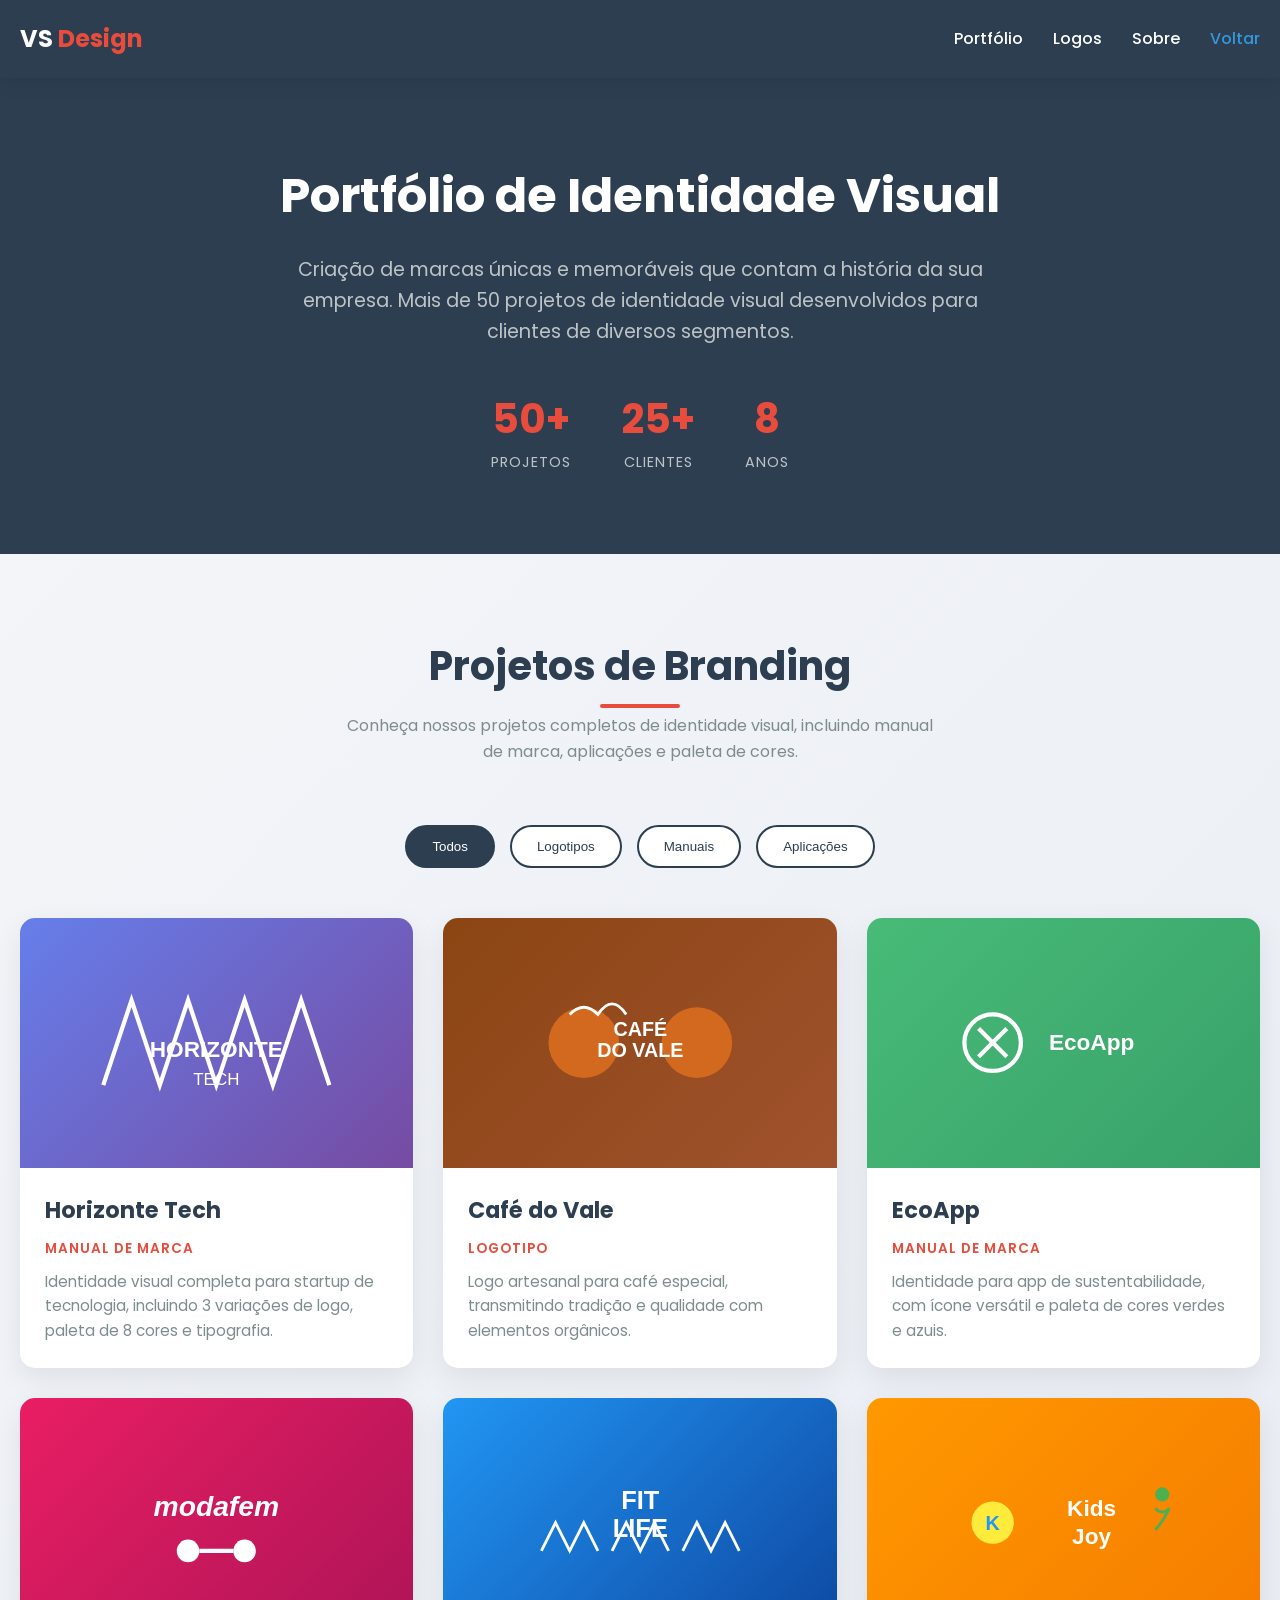
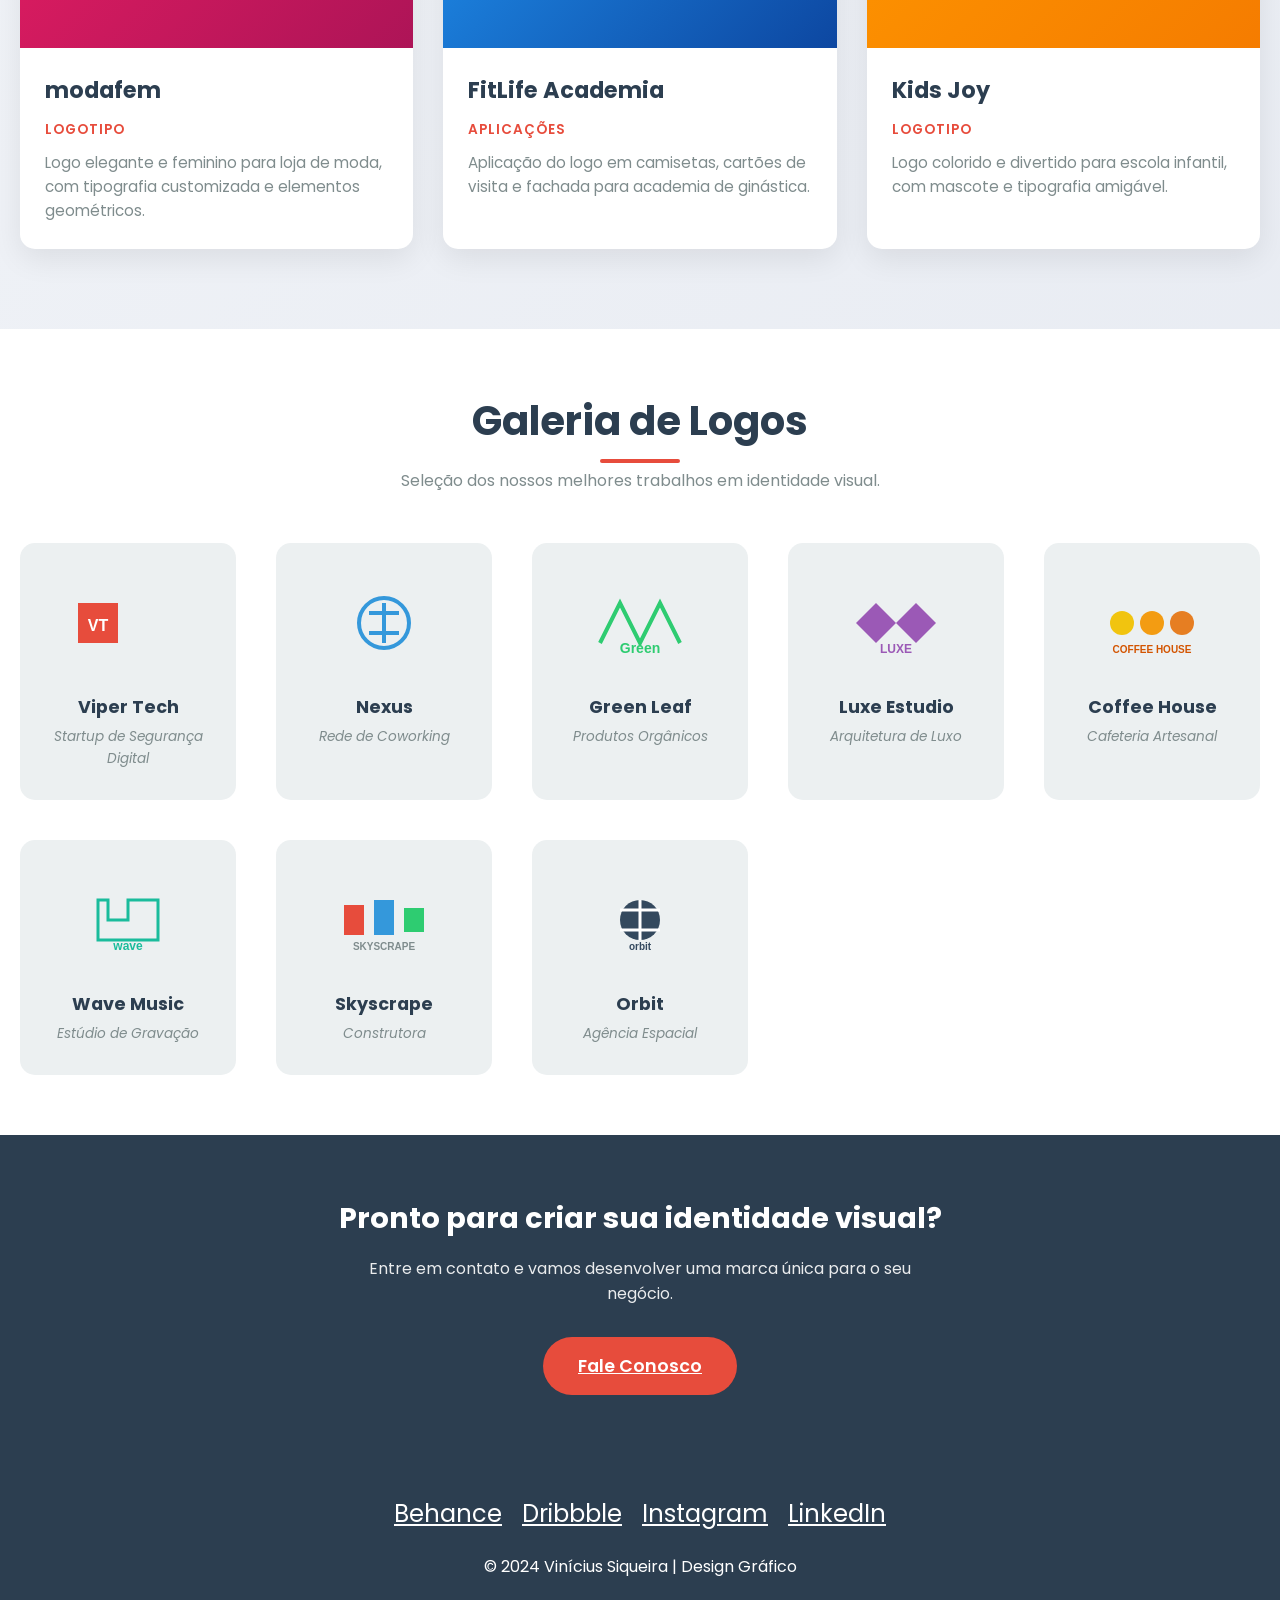
<file: docs/logo-portfolio-1/index.html>
<!DOCTYPE html>
<html lang="pt-BR">
<head>
    <meta charset="UTF-8">
    <meta name="viewport" content="width=device-width, initial-scale=1.0">
    <title>Portfólio de Identidade Visual | Vinícius Siqueira</title>
    <link rel="preconnect" href="https://fonts.googleapis.com">
    <link rel="preconnect" href="https://fonts.gstatic.com" crossorigin>
    <link href="https://fonts.googleapis.com/css2?family=Poppins:wght@300;400;500;600;700&display=swap" rel="stylesheet">
    <style>
        :root {
            --primary: #2c3e50;
            --secondary: #e74c3c;
            --accent: #3498db;
            --light: #ecf0f1;
            --dark: #2c3e50;
            --white: #ffffff;
            --text: #333;
            --text-light: #7f8c8d;
        }

        * {
            margin: 0;
            padding: 0;
            box-sizing: border-box;
        }

        body {
            font-family: 'Poppins', sans-serif;
            background: linear-gradient(135deg, #f5f7fa 0%, #e4e8f0 100%);
            color: var(--text);
            line-height: 1.6;
        }

        .container {
            max-width: 1400px;
            margin: 0 auto;
            padding: 0 20px;
        }

        /* Header */
        header {
            background: var(--dark);
            color: var(--white);
            padding: 20px 0;
            position: sticky;
            top: 0;
            z-index: 100;
            box-shadow: 0 2px 20px rgba(0,0,0,0.1);
        }

        .header-content {
            display: flex;
            justify-content: space-between;
            align-items: center;
        }

        .logo {
            font-size: 24px;
            font-weight: 700;
            color: var(--white);
        }

        .logo span {
            color: var(--secondary);
        }

        nav ul {
            display: flex;
            list-style: none;
            gap: 30px;
        }

        nav a {
            color: var(--white);
            text-decoration: none;
            font-weight: 500;
            transition: color 0.3s;
        }

        nav a:hover {
            color: var(--secondary);
        }

        /* Hero */
        .hero {
            background: linear-gradient(135deg, var(--dark) 0%, var(--primary) 100%);
            color: var(--white);
            padding: 80px 0;
            text-align: center;
        }

        .hero h1 {
            font-size: 3rem;
            margin-bottom: 20px;
            font-weight: 700;
        }

        .hero p {
            font-size: 1.2rem;
            max-width: 700px;
            margin: 0 auto 40px;
            color: #bdc3c7;
        }

        .hero-stats {
            display: flex;
            justify-content: center;
            gap: 50px;
            margin-top: 40px;
            flex-wrap: wrap;
        }

        .stat {
            text-align: center;
        }

        .stat-number {
            font-size: 2.5rem;
            font-weight: 700;
            color: var(--secondary);
        }

        .stat-label {
            font-size: 0.9rem;
            color: #bdc3c7;
            text-transform: uppercase;
            letter-spacing: 1px;
        }

        /* Portfolio Section */
        .portfolio {
            padding: 80px 0;
        }

        .section-title {
            text-align: center;
            margin-bottom: 60px;
        }

        .section-title h2 {
            font-size: 2.5rem;
            color: var(--primary);
            margin-bottom: 15px;
            position: relative;
            display: inline-block;
        }

        .section-title h2::after {
            content: '';
            position: absolute;
            bottom: -10px;
            left: 50%;
            transform: translateX(-50%);
            width: 80px;
            height: 4px;
            background: var(--secondary);
            border-radius: 2px;
        }

        .section-title p {
            color: var(--text-light);
            max-width: 600px;
            margin: 0 auto;
        }

        /* Filter */
        .filter {
            display: flex;
            justify-content: center;
            gap: 15px;
            margin-bottom: 50px;
            flex-wrap: wrap;
        }

        .filter-btn {
            padding: 12px 25px;
            border: 2px solid var(--primary);
            background: var(--white);
            color: var(--primary);
            border-radius: 50px;
            cursor: pointer;
            font-weight: 500;
            transition: all 0.3s;
        }

        .filter-btn:hover, .filter-btn.active {
            background: var(--primary);
            color: var(--white);
        }

        /* Portfolio Grid */
        .portfolio-grid {
            display: grid;
            grid-template-columns: repeat(auto-fit, minmax(350px, 1fr));
            gap: 30px;
        }

        .portfolio-item {
            background: var(--white);
            border-radius: 15px;
            overflow: hidden;
            box-shadow: 0 10px 30px rgba(0,0,0,0.08);
            transition: transform 0.3s, box-shadow 0.3s;
        }

        .portfolio-item:hover {
            transform: translateY(-10px);
            box-shadow: 0 15px 40px rgba(0,0,0,0.12);
        }

        .portfolio-image {
            height: 250px;
            background: linear-gradient(135deg, var(--light) 0%, var(--white) 100%);
            display: flex;
            align-items: center;
            justify-content: center;
            padding: 20px;
        }

        .portfolio-image svg {
            max-width: 80%;
            max-height: 80%;
        }

        .portfolio-info {
            padding: 25px;
        }

        .portfolio-info h3 {
            font-size: 1.4rem;
            color: var(--primary);
            margin-bottom: 10px;
        }

        .portfolio-info .category {
            font-size: 0.85rem;
            color: var(--secondary);
            font-weight: 600;
            text-transform: uppercase;
            letter-spacing: 1px;
            margin-bottom: 10px;
        }

        .portfolio-info p {
            color: var(--text-light);
            font-size: 0.95rem;
        }

        /* Logo Showcase */
        .logo-showcase {
            background: var(--white);
            padding: 60px 0;
        }

        .showcase-title {
            text-align: center;
            margin-bottom: 50px;
        }

        .logos-grid {
            display: grid;
            grid-template-columns: repeat(auto-fit, minmax(200px, 1fr));
            gap: 40px;
        }

        .logo-card {
            text-align: center;
            padding: 30px 20px;
            background: var(--light);
            border-radius: 15px;
            transition: transform 0.3s;
        }

        .logo-card:hover {
            transform: scale(1.05);
        }

        .logo-card .logo-icon {
            height: 100px;
            display: flex;
            align-items: center;
            justify-content: center;
            margin-bottom: 20px;
        }

        .logo-card .logo-icon svg {
            max-width: 120px;
            max-height: 100px;
        }

        .logo-card h4 {
            font-size: 1.1rem;
            color: var(--primary);
            margin-bottom: 5px;
        }

        .logo-card .client {
            font-size: 0.85rem;
            color: var(--text-light);
            font-style: italic;
        }

        /* CTA */
        .cta {
            background: var(--primary);
            color: var(--white);
            padding: 60px 0;
            text-align: center;
        }

        .cta h3 {
            font-size: 1.8rem;
            margin-bottom: 15px;
        }

        .cta p {
            max-width: 600px;
            margin: 0 auto 30px;
            opacity: 0.9;
        }

        .btn {
            display: inline-block;
            padding: 15px 35px;
            background: var(--secondary);
            color: var(--white);
            border: none;
            border-radius: 50px;
            font-size: 1.1rem;
            font-weight: 600;
            cursor: pointer;
            transition: background 0.3s;
        }

        .btn:hover {
            background: #c0392b;
        }

        /* Footer */
        footer {
            background: var(--dark);
            color: var(--white);
            padding: 40px 0;
            text-align: center;
        }

        .social-links {
            display: flex;
            justify-content: center;
            gap: 20px;
            margin-bottom: 20px;
        }

        .social-links a {
            color: var(--white);
            font-size: 1.5rem;
            transition: color 0.3s;
        }

        .social-links a:hover {
            color: var(--secondary);
        }

        /* Responsive */
        @media (max-width: 768px) {
            .hero h1 {
                font-size: 2.2rem;
            }

            .hero-stats {
                gap: 30px;
            }

            .stat-number {
                font-size: 2rem;
            }

            .portfolio-grid {
                grid-template-columns: 1fr;
            }

            .logos-grid {
                grid-template-columns: repeat(2, 1fr);
            }
        }

        @media (max-width: 480px) {
            .filter {
                gap: 10px;
            }

            .filter-btn {
                padding: 10px 18px;
                font-size: 0.9rem;
            }
        }
    </style>
</head>
<body>
    <header>
        <div class="container">
            <div class="header-content">
                <div class="logo">VS <span>Design</span></div>
                <nav>
                    <ul>
                        <li><a href="#portfolio">Portfólio</a></li>
                        <li><a href="#logos">Logos</a></li>
                        <li><a href="#sobre">Sobre</a></li>
                        <li><a href="../" style="color: #3498db;">Voltar</a></li>
                    </ul>
                </nav>
            </div>
        </div>
    </header>

    <section class="hero">
        <div class="container">
            <h1>Portfólio de Identidade Visual</h1>
            <p>Criação de marcas únicas e memoráveis que contam a história da sua empresa. Mais de 50 projetos de identidade visual desenvolvidos para clientes de diversos segmentos.</p>
            <div class="hero-stats">
                <div class="stat">
                    <div class="stat-number">50+</div>
                    <div class="stat-label">Projetos</div>
                </div>
                <div class="stat">
                    <div class="stat-number">25+</div>
                    <div class="stat-label">Clientes</div>
                </div>
                <div class="stat">
                    <div class="stat-number">8</div>
                    <div class="stat-label">Anos</div>
                </div>
            </div>
        </div>
    </section>

    <section class="portfolio" id="portfolio">
        <div class="container">
            <div class="section-title">
                <h2>Projetos de Branding</h2>
                <p>Conheça nossos projetos completos de identidade visual, incluindo manual de marca, aplicações e paleta de cores.</p>
            </div>
            <div class="filter">
                <button class="filter-btn active" data-filter="all">Todos</button>
                <button class="filter-btn" data-filter="logo">Logotipos</button>
                <button class="filter-btn" data-filter="manual">Manuais</button>
                <button class="filter-btn" data-filter="aplicacao">Aplicações</button>
            </div>
            <div class="portfolio-grid">
                <!-- Projeto 1: Horizonte Tech -->
                <div class="portfolio-item" data-category="manual">
                    <div class="portfolio-image" style="background: linear-gradient(135deg, #667eea 0%, #764ba2 100%);">
                        <svg viewBox="0 0 200 100" fill="none" xmlns="http://www.w3.org/2000/svg">
                            <path d="M20 80 L40 20 L60 80 L80 20 L100 80 L120 20 L140 80 L160 20 L180 80" stroke="white" stroke-width="3" fill="none"/>
                            <text x="100" y="60" text-anchor="middle" fill="white" font-family="Arial" font-size="16" font-weight="bold">HORIZONTE</text>
                            <text x="100" y="80" text-anchor="middle" fill="white" font-family="Arial" font-size="12">TECH</text>
                        </svg>
                    </div>
                    <div class="portfolio-info">
                        <h3>Horizonte Tech</h3>
                        <div class="category">Manual de Marca</div>
                        <p>Identidade visual completa para startup de tecnologia, incluindo 3 variações de logo, paleta de 8 cores e tipografia.</p>
                    </div>
                </div>

                <!-- Projeto 2: Café do Vale -->
                <div class="portfolio-item" data-category="logo">
                    <div class="portfolio-image" style="background: linear-gradient(135deg, #8b4513 0%, #a0522d 100%);">
                        <svg viewBox="0 0 200 100" fill="none" xmlns="http://www.w3.org/2000/svg">
                            <circle cx="60" cy="50" r="25" fill="#d2691e"/>
                            <circle cx="140" cy="50" r="25" fill="#d2691e"/>
                            <text x="100" y="45" text-anchor="middle" fill="white" font-family="Arial" font-size="14" font-weight="bold">CAFÉ</text>
                            <text x="100" y="60" text-anchor="middle" fill="white" font-family="Arial" font-size="14" font-weight="bold">DO VALE</text>
                            <path d="M50 30 Q60 20 70 30 Q80 15 90 30" stroke="white" stroke-width="2" fill="none"/>
                        </svg>
                    </div>
                    <div class="portfolio-info">
                        <h3>Café do Vale</h3>
                        <div class="category">Logotipo</div>
                        <p>Logo artesanal para café especial, transmitindo tradição e qualidade com elementos orgânicos.</p>
                    </div>
                </div>

                <!-- Projeto 3: EcoApp -->
                <div class="portfolio-item" data-category="manual">
                    <div class="portfolio-image" style="background: linear-gradient(135deg, #48bb78 0%, #38a169 100%);">
                        <svg viewBox="0 0 200 100" fill="none" xmlns="http://www.w3.org/2000/svg">
                            <circle cx="50" cy="50" r="20" fill="none" stroke="white" stroke-width="3"/>
                            <path d="M40 40 L60 60 M60 40 L40 60" stroke="white" stroke-width="3"/>
                            <text x="120" y="55" text-anchor="middle" fill="white" font-family="Arial" font-size="16" font-weight="bold">EcoApp</text>
                        </svg>
                    </div>
                    <div class="portfolio-info">
                        <h3>EcoApp</h3>
                        <div class="category">Manual de Marca</div>
                        <p>Identidade para app de sustentabilidade, com ícone versátil e paleta de cores verdes e azuis.</p>
                    </div>
                </div>

                <!-- Projeto 4: modafem -->
                <div class="portfolio-item" data-category="logo">
                    <div class="portfolio-image" style="background: linear-gradient(135deg, #e91e63 0%, #ad1457 100%);">
                        <svg viewBox="0 0 200 100" fill="none" xmlns="http://www.w3.org/2000/svg">
                            <text x="100" y="45" text-anchor="middle" fill="white" font-family="Arial" font-size="20" font-weight="bold" style="font-style: italic;">modafem</text>
                            <circle cx="80" cy="70" r="8" fill="white"/>
                            <circle cx="120" cy="70" r="8" fill="white"/>
                            <path d="M88 70 L112 70" stroke="white" stroke-width="3"/>
                        </svg>
                    </div>
                    <div class="portfolio-info">
                        <h3>modafem</h3>
                        <div class="category">Logotipo</div>
                        <p>Logo elegante e feminino para loja de moda, com tipografia customizada e elementos geométricos.</p>
                    </div>
                </div>

                <!-- Projeto 5: FitLife -->
                <div class="portfolio-item" data-category="aplicacao">
                    <div class="portfolio-image" style="background: linear-gradient(135deg, #2196f3 0%, #0d47a1 100%);">
                        <svg viewBox="0 0 200 100" fill="none" xmlns="http://www.w3.org/2000/svg">
                            <text x="100" y="40" text-anchor="middle" fill="white" font-family="Arial" font-size="18" font-weight="bold">FIT</text>
                            <text x="100" y="60" text-anchor="middle" fill="white" font-family="Arial" font-size="18" font-weight="bold">LIFE</text>
                            <path d="M30 70 L40 50 L50 70 L60 50 L70 70" stroke="white" stroke-width="2" fill="none"/>
                            <path d="M130 70 L140 50 L150 70 L160 50 L170 70" stroke="white" stroke-width="2" fill="none"/>
                            <path d="M80 70 L90 50 L100 70 L110 50 L120 70" stroke="white" stroke-width="2" fill="none"/>
                        </svg>
                    </div>
                    <div class="portfolio-info">
                        <h3>FitLife Academia</h3>
                        <div class="category">Aplicações</div>
                        <p>Aplicação do logo em camisetas, cartões de visita e fachada para academia de ginástica.</p>
                    </div>
                </div>

                <!-- Projeto 6: Kids Joy -->
                <div class="portfolio-item" data-category="logo">
                    <div class="portfolio-image" style="background: linear-gradient(135deg, #ff9800 0%, #f57c00 100%);">
                        <svg viewBox="0 0 200 100" fill="none" xmlns="http://www.w3.org/2000/svg">
                            <circle cx="50" cy="50" r="15" fill="#ffeb3b"/>
                            <text x="50" y="55" text-anchor="middle" fill="#2196f3" font-family="Arial" font-size="14" font-weight="bold">K</text>
                            <text x="120" y="45" text-anchor="middle" fill="white" font-family="Arial" font-size="16" font-weight="bold">Kids</text>
                            <text x="120" y="65" text-anchor="middle" fill="white" font-family="Arial" font-size="16" font-weight="bold">Joy</text>
                            <circle cx="170" cy="30" r="5" fill="#4caf50"/>
                            <path d="M165 40 Q170 45 175 40 Q170 50 165 55" stroke="#4caf50" stroke-width="2" fill="none"/>
                        </svg>
                    </div>
                    <div class="portfolio-info">
                        <h3>Kids Joy</h3>
                        <div class="category">Logotipo</div>
                        <p>Logo colorido e divertido para escola infantil, com mascote e tipografia amigável.</p>
                    </div>
                </div>
            </div>
        </div>
    </section>

    <section class="logo-showcase" id="logos">
        <div class="container">
            <div class="showcase-title section-title">
                <h2>Galeria de Logos</h2>
                <p>Seleção dos nossos melhores trabalhos em identidade visual.</p>
            </div>
            <div class="logos-grid">
                <div class="logo-card">
                    <div class="logo-icon">
                        <svg viewBox="0 0 120 80" fill="none" xmlns="http://www.w3.org/2000/svg">
                            <rect x="10" y="20" width="40" height="40" fill="#e74c3c"/>
                            <text x="30" y="48" text-anchor="middle" fill="white" font-family="Arial" font-size="16" font-weight="bold">VT</text>
                        </svg>
                    </div>
                    <h4>Viper Tech</h4>
                    <div class="client">Startup de Segurança Digital</div>
                </div>
                <div class="logo-card">
                    <div class="logo-icon">
                        <svg viewBox="0 0 120 80" fill="none" xmlns="http://www.w3.org/2000/svg">
                            <circle cx="60" cy="40" r="25" fill="none" stroke="#3498db" stroke-width="4"/>
                            <path d="M45 30 L75 30 M45 50 L75 50 M60 20 L60 60" stroke="#3498db" stroke-width="4"/>
                        </svg>
                    </div>
                    <h4>Nexus</h4>
                    <div class="client">Rede de Coworking</div>
                </div>
                <div class="logo-card">
                    <div class="logo-icon">
                        <svg viewBox="0 0 120 80" fill="none" xmlns="http://www.w3.org/2000/svg">
                            <path d="M20 60 L40 20 L60 60 L80 20 L100 60" stroke="#2ecc71" stroke-width="4" fill="none"/>
                            <text x="60" y="70" text-anchor="middle" fill="#2ecc71" font-family="Arial" font-size="14" font-weight="bold">Green</text>
                        </svg>
                    </div>
                    <h4>Green Leaf</h4>
                    <div class="client">Produtos Orgânicos</div>
                </div>
                <div class="logo-card">
                    <div class="logo-icon">
                        <svg viewBox="0 0 120 80" fill="none" xmlns="http://www.w3.org/2000/svg">
                            <path d="M20 40 L40 20 L60 40 L80 20 L100 40 L80 60 L60 40 L40 60 Z" fill="#9b59b6"/>
                            <text x="60" y="70" text-anchor="middle" fill="#9b59b6" font-family="Arial" font-size="12" font-weight="bold">LUXE</text>
                        </svg>
                    </div>
                    <h4>Luxe Estudio</h4>
                    <div class="client">Arquitetura de Luxo</div>
                </div>
                <div class="logo-card">
                    <div class="logo-icon">
                        <svg viewBox="0 0 120 80" fill="none" xmlns="http://www.w3.org/2000/svg">
                            <circle cx="30" cy="40" r="12" fill="#f1c40f"/>
                            <circle cx="60" cy="40" r="12" fill="#f39c12"/>
                            <circle cx="90" cy="40" r="12" fill="#e67e22"/>
                            <text x="60" y="70" text-anchor="middle" fill="#d35400" font-family="Arial" font-size="10" font-weight="bold">COFFEE HOUSE</text>
                        </svg>
                    </div>
                    <h4>Coffee House</h4>
                    <div class="client">Cafeteria Artesanal</div>
                </div>
                <div class="logo-card">
                    <div class="logo-icon">
                        <svg viewBox="0 0 120 80" fill="none" xmlns="http://www.w3.org/2000/svg">
                            <path d="M30 20 L30 60 L90 60 L90 20 L60 20 L60 40 L40 40 L40 20 Z" fill="none" stroke="#1abc9c" stroke-width="3"/>
                            <text x="60" y="70" text-anchor="middle" fill="#1abc9c" font-family="Arial" font-size="12" font-weight="bold">wave</text>
                        </svg>
                    </div>
                    <h4>Wave Music</h4>
                    <div class="client">Estúdio de Gravação</div>
                </div>
                <div class="logo-card">
                    <div class="logo-icon">
                        <svg viewBox="0 0 120 80" fill="none" xmlns="http://www.w3.org/2000/svg">
                            <rect x="20" y="25" width="20" height="30" fill="#e74c3c"/>
                            <rect x="50" y="20" width="20" height="35" fill="#3498db"/>
                            <rect x="80" y="28" width="20" height="24" fill="#2ecc71"/>
                            <text x="60" y="70" text-anchor="middle" fill="#7f8c8d" font-family="Arial" font-size="10" font-weight="bold">SKYSCRAPE</text>
                        </svg>
                    </div>
                    <h4>Skyscrape</h4>
                    <div class="client">Construtora</div>
                </div>
                <div class="logo-card">
                    <div class="logo-icon">
                        <svg viewBox="0 0 120 80" fill="none" xmlns="http://www.w3.org/2000/svg">
                            <circle cx="60" cy="40" r="20" fill="#34495e"/>
                            <path d="M40 30 L80 30 M40 50 L80 50 M60 20 L60 60" stroke="white" stroke-width="3"/>
                            <text x="60" y="70" text-anchor="middle" fill="#34495e" font-family="Arial" font-size="10" font-weight="bold">orbit</text>
                        </svg>
                    </div>
                    <h4>Orbit</h4>
                    <div class="client">Agência Espacial</div>
                </div>
            </div>
        </div>
    </section>

    <section class="cta">
        <div class="container">
            <h3>Pronto para criar sua identidade visual?</h3>
            <p>Entre em contato e vamos desenvolver uma marca única para o seu negócio.</p>
            <a href="../#contato" class="btn">Fale Conosco</a>
        </div>
    </section>

    <footer>
        <div class="container">
            <div class="social-links">
                <a href="#">Behance</a>
                <a href="#">Dribbble</a>
                <a href="#">Instagram</a>
                <a href="#">LinkedIn</a>
            </div>
            <p>&copy; 2024 Vinícius Siqueira | Design Gráfico</p>
        </div>
    </footer>

    <script>
        // Filter functionality
        const filterBtns = document.querySelectorAll('.filter-btn');
        const portfolioItems = document.querySelectorAll('.portfolio-item');

        filterBtns.forEach(btn => {
            btn.addEventListener('click', () => {
                // Remove active class from all buttons
                filterBtns.forEach(b => b.classList.remove('active'));
                // Add active class to clicked button
                btn.classList.add('active');
                
                const filter = btn.getAttribute('data-filter');
                
                portfolioItems.forEach(item => {
                    if (filter === 'all' || item.getAttribute('data-category') === filter) {
                        item.style.display = 'block';
                    } else {
                        item.style.display = 'none';
                    }
                });
            });
        });

        // Smooth scroll for navigation
        document.querySelectorAll('a[href^="#"]').forEach(anchor => {
            anchor.addEventListener('click', function (e) {
                e.preventDefault();
                const target = document.querySelector(this.getAttribute('href'));
                if (target) {
                    target.scrollIntoView({
                        behavior: 'smooth',
                        block: 'start'
                    });
                }
            });
        });
    </script>
</body>
</html>
</file>
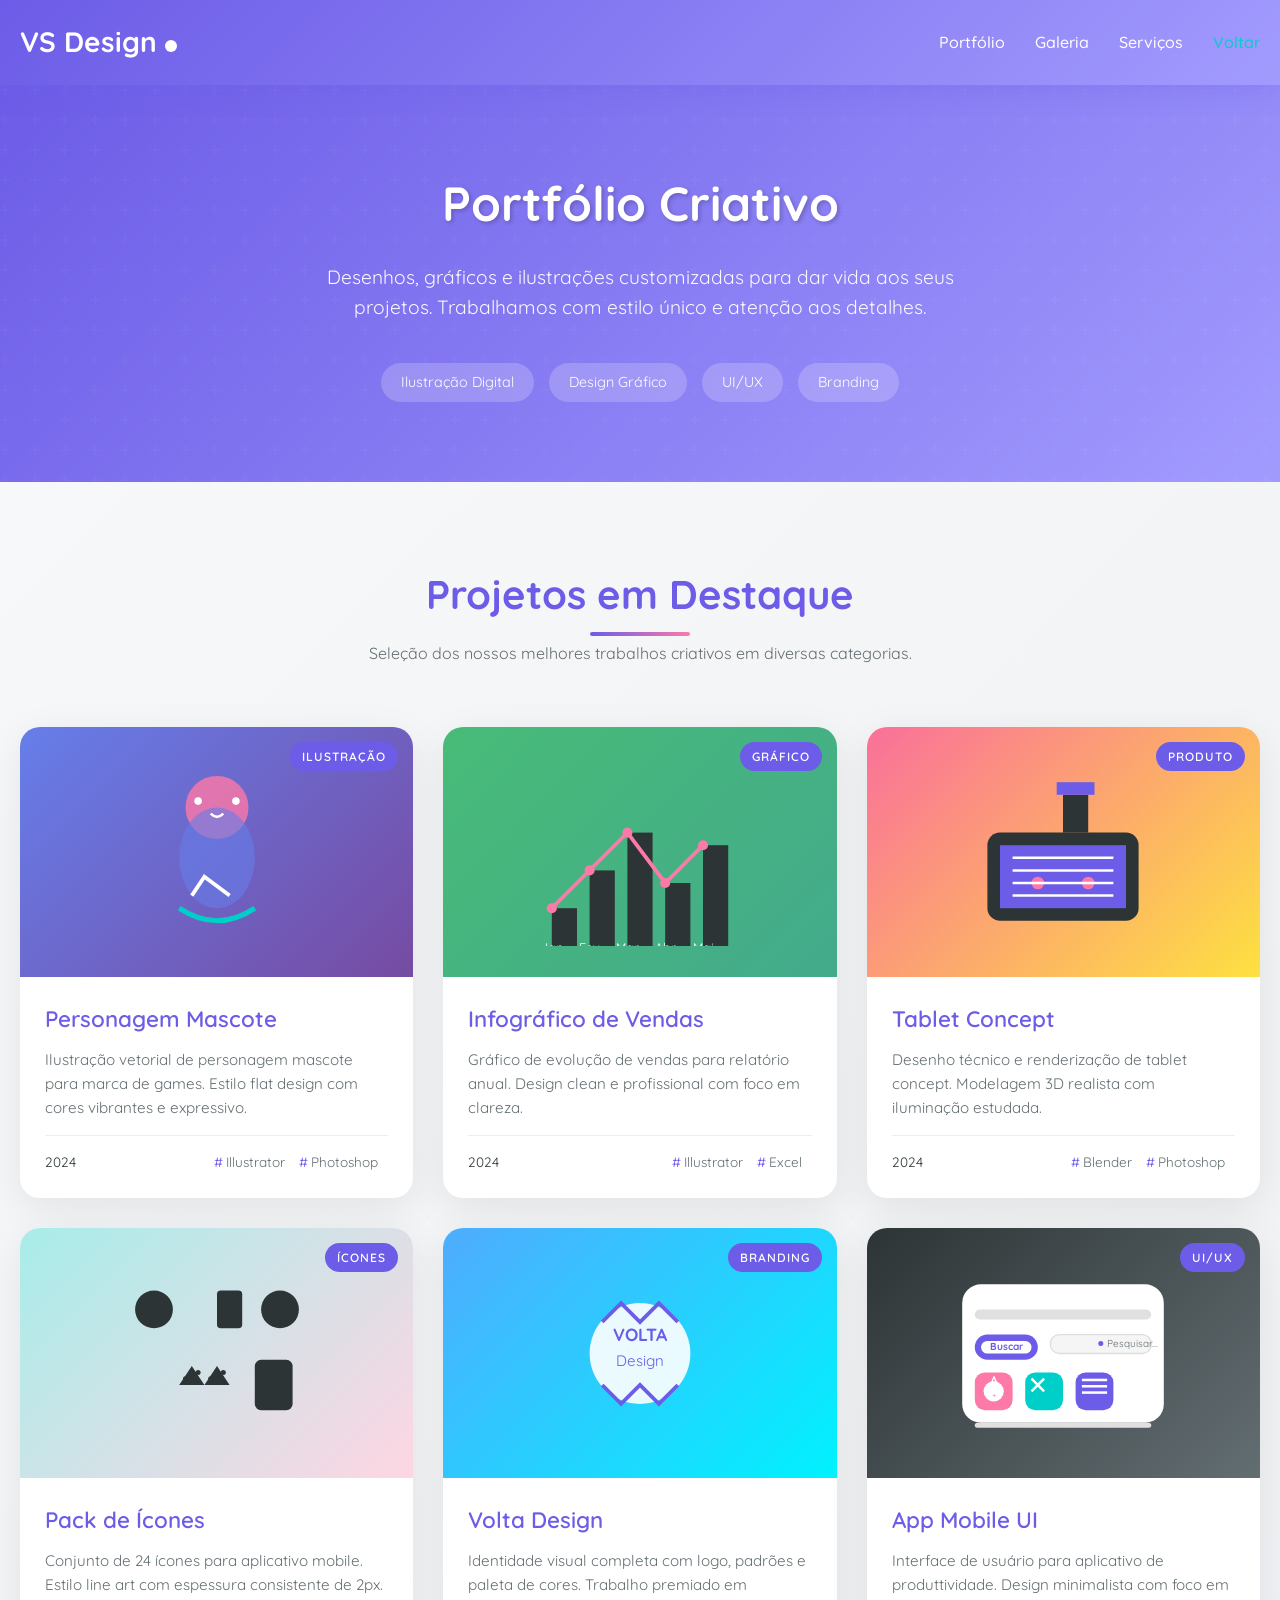
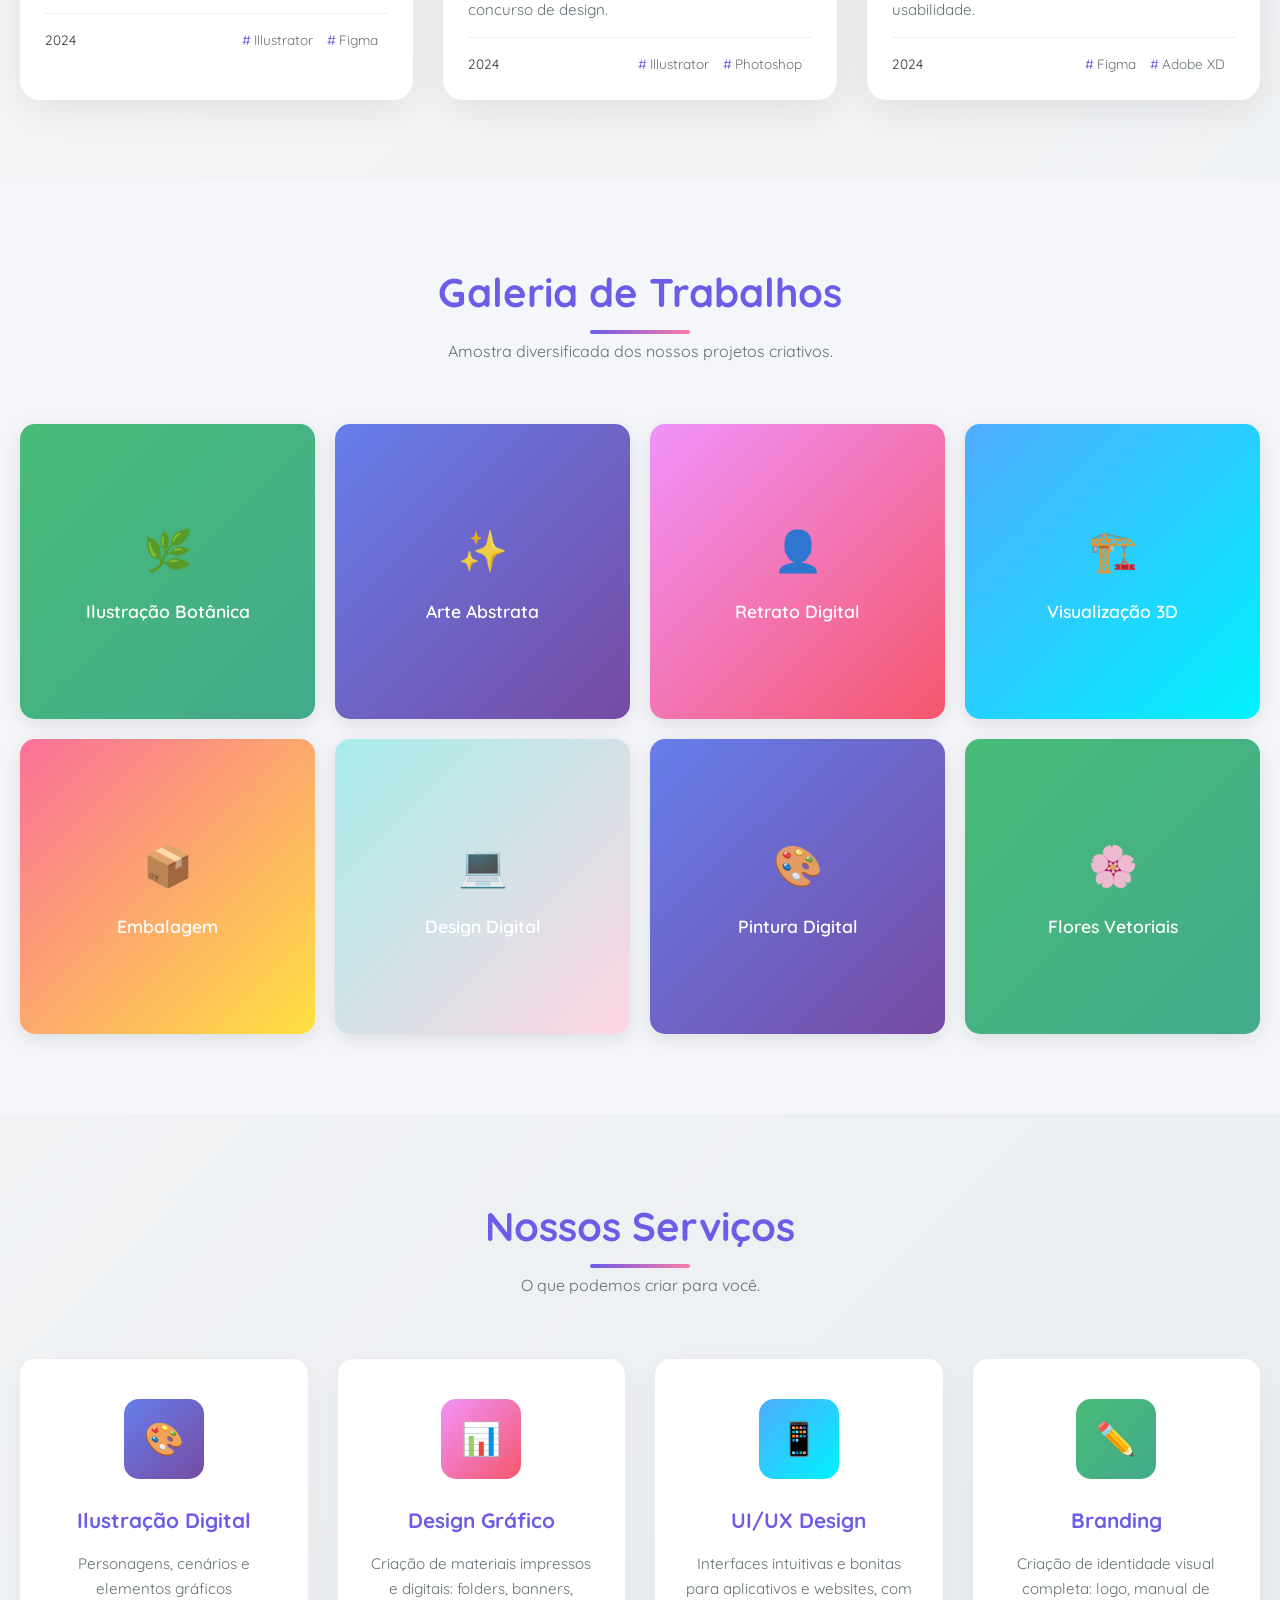
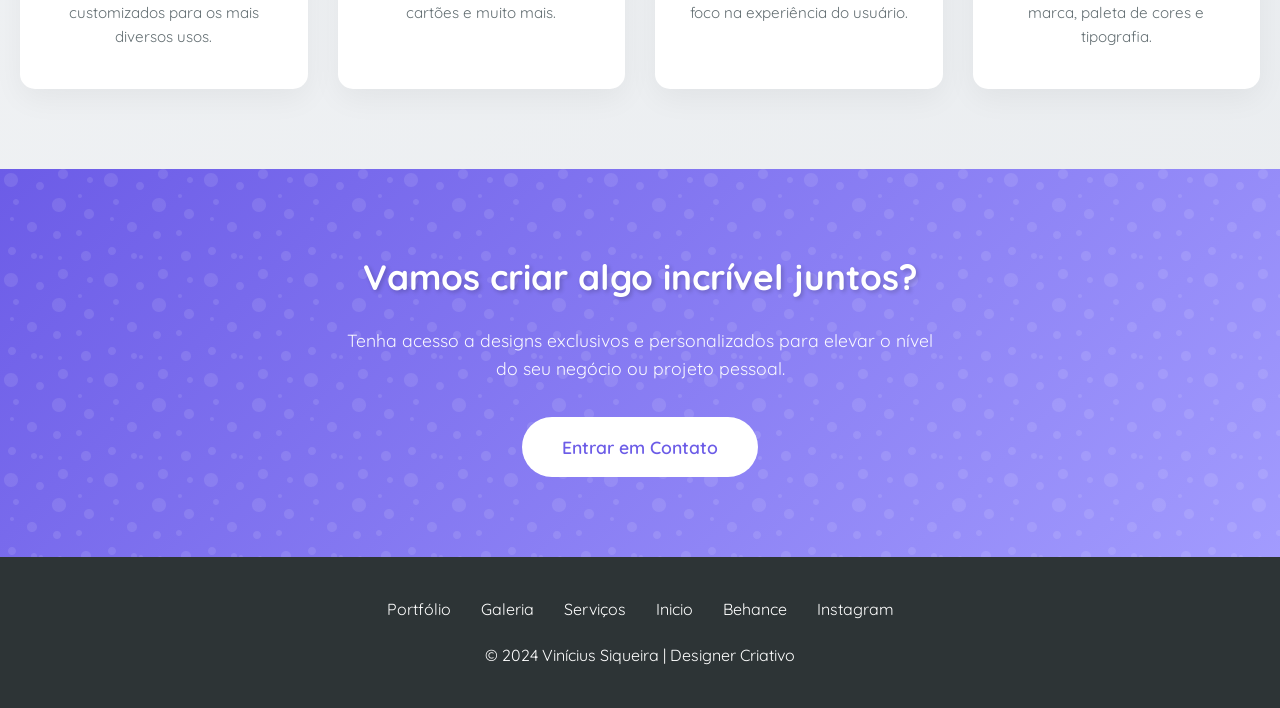
<file: docs/logo-portfolio-2/index.html>
<!DOCTYPE html>
<html lang="pt-BR">
<head>
    <meta charset="UTF-8">
    <meta name="viewport" content="width=device-width, initial-scale=1.0">
    <title>Portfólio Criativo | Desenhos, Gráficos e Ilustrações</title>
    <link rel="preconnect" href="https://fonts.googleapis.com">
    <link rel="preconnect" href="https://fonts.gstatic.com" crossorigin>
    <link href="https://fonts.googleapis.com/css2?family=Quicksand:wght@300;400;500;600;700&display=swap" rel="stylesheet">
    <style>
        :root {
            --primary: #6c5ce7;
            --secondary: #fd79a8;
            --accent: #00cec9;
            --dark: #2d3436;
            --light: #f5f6fa;
            --white: #ffffff;
            --text: #2d3436;
            --text-light: #636e72;
        }

        * {
            margin: 0;
            padding: 0;
            box-sizing: border-box;
        }

        body {
            font-family: 'Quicksand', sans-serif;
            background: linear-gradient(135deg, #f8f9fa 0%, #e9ecef 100%);
            color: var(--text);
            line-height: 1.6;
        }

        .container {
            max-width: 1400px;
            margin: 0 auto;
            padding: 0 20px;
        }

        /* Header */
        header {
            background: linear-gradient(135deg, var(--primary) 0%, #a29bfe 100%);
            color: var(--white);
            padding: 20px 0;
            position: sticky;
            top: 0;
            z-index: 100;
            box-shadow: 0 4px 25px rgba(108, 92, 231, 0.3);
        }

        .header-content {
            display: flex;
            justify-content: space-between;
            align-items: center;
        }

        .logo {
            font-size: 28px;
            font-weight: 700;
        }

        .logo .dot {
            display: inline-block;
            width: 12px;
            height: 12px;
            background: var(--white);
            border-radius: 50%;
            margin-left: 8px;
        }

        nav ul {
            display: flex;
            list-style: none;
            gap: 30px;
        }

        nav a {
            color: var(--white);
            text-decoration: none;
            font-weight: 500;
            transition: color 0.3s;
            position: relative;
        }

        nav a::after {
            content: '';
            position: absolute;
            bottom: -5px;
            left: 0;
            width: 0;
            height: 2px;
            background: var(--white);
            transition: width 0.3s;
        }

        nav a:hover {
            color: var(--white);
        }

        nav a:hover::after {
            width: 100%;
        }

        /* Hero */
        .hero {
            background: linear-gradient(135deg, var(--primary) 0%, #a29bfe 100%);
            color: var(--white);
            padding: 80px 0;
            text-align: center;
            position: relative;
            overflow: hidden;
        }

        .hero::before {
            content: '';
            position: absolute;
            top: 0;
            left: 0;
            right: 0;
            bottom: 0;
            background: url("data:image/svg+xml,%3Csvg width='60' height='60' viewBox='0 0 60 60' xmlns='http://www.w3.org/2000/svg'%3E%3Cg fill='none' fill-rule='evenodd'%3E%3Cg fill='%23ffffff' fill-opacity='0.05'%3E%3Cpath d='M36 34v-4h-2v4h-4v2h4v4h2v-4h4v-2h-4zm0-30V0h-2v4h-4v2h4v4h2V6h4V4h-4zM6 34v-4H4v4H0v2h4v4h2v-4h4v-2H6zM6 4V0H4v4H0v2h4v4h2V6h4V4H6z'/%3E%3C/g%3E%3C/g%3E%3C/svg%3E");
            opacity: 0.5;
        }

        .hero-content {
            position: relative;
            z-index: 1;
        }

        .hero h1 {
            font-size: 3rem;
            margin-bottom: 20px;
            font-weight: 700;
            text-shadow: 2px 2px 4px rgba(0,0,0,0.2);
        }

        .hero p {
            font-size: 1.2rem;
            max-width: 700px;
            margin: 0 auto 40px;
            opacity: 0.95;
        }

        .hero-tags {
            display: flex;
            justify-content: center;
            gap: 15px;
            flex-wrap: wrap;
        }

        .tag {
            background: rgba(255,255,255,0.2);
            padding: 8px 20px;
            border-radius: 50px;
            font-size: 0.9rem;
            backdrop-filter: blur(10px);
        }

        /* Section Title */
        .section-title {
            text-align: center;
            margin-bottom: 60px;
        }

        .section-title h2 {
            font-size: 2.5rem;
            color: var(--primary);
            margin-bottom: 15px;
            position: relative;
            display: inline-block;
        }

        .section-title h2::after {
            content: '';
            position: absolute;
            bottom: -10px;
            left: 50%;
            transform: translateX(-50%);
            width: 100px;
            height: 4px;
            background: linear-gradient(90deg, var(--primary), var(--secondary));
            border-radius: 2px;
        }

        .section-title p {
            color: var(--text-light);
            max-width: 600px;
            margin: 0 auto;
        }

        /* Portfolio Grid */
        .portfolio {
            padding: 80px 0;
        }

        .portfolio-grid {
            display: grid;
            grid-template-columns: repeat(auto-fit, minmax(300px, 1fr));
            gap: 30px;
        }

        .portfolio-item {
            background: var(--white);
            border-radius: 20px;
            overflow: hidden;
            box-shadow: 0 10px 40px rgba(0,0,0,0.08);
            transition: all 0.3s;
            cursor: pointer;
        }

        .portfolio-item:hover {
            transform: translateY(-15px);
            box-shadow: 0 20px 50px rgba(0,0,0,0.15);
        }

        .portfolio-item:hover .portfolio-image {
            transform: scale(1.05);
        }

        .portfolio-image {
            height: 250px;
            display: flex;
            align-items: center;
            justify-content: center;
            padding: 20px;
            transition: transform 0.3s;
            position: relative;
        }

        .portfolio-image svg {
            max-width: 90%;
            max-height: 90%;
        }

        .item-category {
            position: absolute;
            top: 15px;
            right: 15px;
            background: var(--primary);
            color: var(--white);
            padding: 5px 12px;
            border-radius: 20px;
            font-size: 0.75rem;
            font-weight: 600;
            text-transform: uppercase;
            letter-spacing: 1px;
        }

        .portfolio-info {
            padding: 25px;
        }

        .portfolio-info h3 {
            font-size: 1.4rem;
            color: var(--primary);
            margin-bottom: 10px;
            font-weight: 600;
        }

        .portfolio-info p {
            color: var(--text-light);
            font-size: 0.95rem;
            margin-bottom: 15px;
        }

        .portfolio-meta {
            display: flex;
            justify-content: space-between;
            align-items: center;
            padding-top: 15px;
            border-top: 1px solid #eee;
            font-size: 0.85rem;
        }

        .tools {
            color: var(--text-light);
        }

        .tools span {
            margin-right: 10px;
        }

        .tools span::before {
            content: '#';
            color: var(--primary);
            margin-right: 3px;
        }

        /* Gallery Section */
        .gallery {
            background: var(--light);
            padding: 80px 0;
        }

        .gallery-grid {
            display: grid;
            grid-template-columns: repeat(auto-fill, minmax(250px, 1fr));
            gap: 20px;
        }

        .gallery-item {
            border-radius: 15px;
            overflow: hidden;
            aspect-ratio: 1;
            box-shadow: 0 5px 20px rgba(0,0,0,0.1);
            transition: transform 0.3s;
        }

        .gallery-item:hover {
            transform: scale(1.03);
        }

        .gallery-item.nature {
            background: linear-gradient(135deg, #48bb78 0%, #43aa8b 100%);
        }

        .gallery-item.abstract {
            background: linear-gradient(135deg, #667eea 0%, #764ba2 100%);
        }

        .gallery-item.portrait {
            background: linear-gradient(135deg, #f093fb 0%, #f5576c 100%);
        }

        .gallery-item.architecture {
            background: linear-gradient(135deg, #4facfe 0%, #00f2fe 100%);
        }

        .gallery-item.product {
            background: linear-gradient(135deg, #fa709a 0%, #fee140 100%);
        }

        .gallery-item.tech {
            background: linear-gradient(135deg, #a8edea 0%, #fed6e3 100%);
        }

        .gallery-item .content {
            width: 100%;
            height: 100%;
            padding: 20px;
            display: flex;
            flex-direction: column;
            align-items: center;
            justify-content: center;
            color: var(--white);
        }

        .gallery-item .icon {
            font-size: 2.5rem;
            margin-bottom: 15px;
            opacity: 0.9;
        }

        .gallery-item .title {
            font-size: 1.1rem;
            font-weight: 600;
            text-align: center;
        }

        /* Services */
        .services {
            padding: 80px 0;
        }

        .services-grid {
            display: grid;
            grid-template-columns: repeat(auto-fit, minmax(250px, 1fr));
            gap: 30px;
        }

        .service-card {
            background: var(--white);
            padding: 40px 30px;
            border-radius: 15px;
            text-align: center;
            box-shadow: 0 10px 30px rgba(0,0,0,0.05);
            transition: all 0.3s;
        }

        .service-card:hover {
            transform: translateY(-10px);
            box-shadow: 0 15px 40px rgba(0,0,0,0.1);
        }

        .service-icon {
            width: 80px;
            height: 80px;
            margin: 0 auto 25px;
            border-radius: 15px;
            display: flex;
            align-items: center;
            justify-content: center;
            font-size: 2rem;
        }

        .service-icon.illustration { background: linear-gradient(135deg, #667eea 0%, #764ba2 100%); }
        .service-icon.graphic { background: linear-gradient(135deg, #f093fb 0%, #f5576c 100%); }
        .service-icon.ui { background: linear-gradient(135deg, #4facfe 0%, #00f2fe 100%); }
        .service-icon.branding { background: linear-gradient(135deg, #48bb78 0%, #43aa8b 100%); }

        .service-card h4 {
            font-size: 1.3rem;
            color: var(--primary);
            margin-bottom: 15px;
        }

        .service-card p {
            color: var(--text-light);
            font-size: 0.95rem;
        }

        /* CTA */
        .cta {
            background: linear-gradient(135deg, var(--primary) 0%, #a29bfe 100%);
            color: var(--white);
            padding: 80px 0;
            text-align: center;
            position: relative;
            overflow: hidden;
        }

        .cta::before {
            content: '';
            position: absolute;
            top: 0;
            left: 0;
            right: 0;
            bottom: 0;
            background: url("data:image/svg+xml,%3Csvg width='100' height='100' viewBox='0 0 100 100' xmlns='http://www.w3.org/2000/svg'%3E%3Cpath d='M11 18c3.866 0 7-3.134 7-7s-3.134-7-7-7-7 3.134-7 7 3.134 7 7 7zm48 25c3.866 0 7-3.134 7-7s-3.134-7-7-7-7 3.134-7 7 3.134 7 7 7zm-43-7c1.657 0 3-1.343 3-3s-1.343-3-3-3-3 1.343-3 3 1.343 3 3 3zm63 31c1.657 0 3-1.343 3-3s-1.343-3-3-3-3 1.343-3 3 1.343 3 3 3zM34 90c1.657 0 3-1.343 3-3s-1.343-3-3-3-3 1.343-3 3 1.343 3 3 3zm56-76c1.657 0 3-1.343 3-3s-1.343-3-3-3-3 1.343-3 3 1.343 3 3 3zM12 86c2.21 0 4-1.79 4-4s-1.79-4-4-4-4 1.79-4 4 1.79 4 4 4zm28-65c2.21 0 4-1.79 4-4s-1.79-4-4-4-4 1.79-4 4 1.79 4 4 4zm23-11c2.76 0 5-2.24 5-5s-2.24-5-5-5-5 2.24-5 5 2.24 5 5 5zm-6 60c2.21 0 4-1.79 4-4s-1.79-4-4-4-4 1.79-4 4 1.79 4 4 4zm29 22c2.76 0 5-2.24 5-5s-2.24-5-5-5-5 2.24-5 5 2.24 5 5 5zM32 63c2.76 0 5-2.24 5-5s-2.24-5-5-5-5 2.24-5 5 2.24 5 5 5zm57-13c2.76 0 5-2.24 5-5s-2.24-5-5-5-5 2.24-5 5 2.24 5 5 5zm-9-21c1.105 0 2-.895 2-2s-.895-2-2-2-2 .895-2 2 .895 2 2 2zM60 91c1.105 0 2-.895 2-2s-.895-2-2-2-2 .895-2 2 .895 2 2 2zM12 52c1.105 0 2-.895 2-2s-.895-2-2-2-2 .895-2 2 .895 2 2 2zM41 90c1.105 0 2-.895 2-2s-.895-2-2-2-2 .895-2 2 .895 2 2 2z' fill='%23ffffff' fill-opacity='0.1' fill-rule='evenodd'/%3E%3C/svg%3E");
        }

        .cta-content {
            position: relative;
            z-index: 1;
        }

        .cta h3 {
            font-size: 2.2rem;
            margin-bottom: 20px;
            text-shadow: 2px 2px 4px rgba(0,0,0,0.2);
        }

        .cta p {
            font-size: 1.1rem;
            max-width: 600px;
            margin: 0 auto 35px;
            opacity: 0.95;
        }

        .btn {
            display: inline-block;
            padding: 16px 40px;
            background: var(--white);
            color: var(--primary);
            border: none;
            border-radius: 50px;
            font-size: 1.1rem;
            font-weight: 600;
            cursor: pointer;
            transition: all 0.3s;
            text-decoration: none;
        }

        .btn:hover {
            background: var(--secondary);
            color: var(--white);
            transform: translateY(-2px);
            box-shadow: 0 10px 25px rgba(253, 121, 168, 0.4);
        }

        /* Footer */
        footer {
            background: var(--dark);
            color: var(--white);
            padding: 40px 0;
            text-align: center;
        }

        .footer-links {
            display: flex;
            justify-content: center;
            gap: 30px;
            margin-bottom: 20px;
            flex-wrap: wrap;
        }

        .footer-links a {
            color: var(--white);
            text-decoration: none;
            transition: color 0.3s;
        }

        .footer-links a:hover {
            color: var(--secondary);
        }

        /* Responsive */
        @media (max-width: 768px) {
            .hero h1 {
                font-size: 2.2rem;
            }

            .hero p {
                font-size: 1rem;
            }

            .portfolio-grid {
                grid-template-columns: 1fr;
            }

            .gallery-grid {
                grid-template-columns: repeat(2, 1fr);
            }

            .services-grid {
                grid-template-columns: 1fr;
            }

            .cta h3 {
                font-size: 1.8rem;
            }
        }

        @media (max-width: 480px) {
            .hero-tags {
                gap: 10px;
            }

            .tag {
                padding: 6px 15px;
                font-size: 0.8rem;
            }

            .gallery-grid {
                grid-template-columns: 1fr;
            }
        }
    </style>
</head>
<body>
    <header>
        <div class="container">
            <div class="header-content">
                <div class="logo">VS Design<span class="dot"></span></div>
                <nav>
                    <ul>
                        <li><a href="#portfolio">Portfólio</a></li>
                        <li><a href="#galeria">Galeria</a></li>
                        <li><a href="#servicos">Serviços</a></li>
                        <li><a href="../" style="color: #00cec9;">Voltar</a></li>
                    </ul>
                </nav>
            </div>
        </div>
    </header>

    <section class="hero">
        <div class="container">
            <div class="hero-content">
                <h1>Portfólio Criativo</h1>
                <p>Desenhos, gráficos e ilustrações customizadas para dar vida aos seus projetos. Trabalhamos com estilo único e atenção aos detalhes.</p>
                <div class="hero-tags">
                    <span class="tag">Ilustração Digital</span>
                    <span class="tag">Design Gráfico</span>
                    <span class="tag">UI/UX</span>
                    <span class="tag">Branding</span>
                </div>
            </div>
        </div>
    </section>

    <section class="portfolio" id="portfolio">
        <div class="container">
            <div class="section-title">
                <h2>Projetos em Destaque</h2>
                <p>Seleção dos nossos melhores trabalhos criativos em diversas categorias.</p>
            </div>
            <div class="portfolio-grid">
                <!-- Ilustração de Personagem -->
                <div class="portfolio-item">
                    <div class="portfolio-image" style="background: linear-gradient(135deg, #667eea 0%, #764ba2 100%);">
                        <div class="item-category">Ilustração</div>
                        <svg viewBox="0 0 200 150" fill="none" xmlns="http://www.w3.org/2000/svg">
                            <circle cx="100" cy="40" r="25" fill="#fd79a8" opacity="0.8"/>
                            <ellipse cx="100" cy="80" rx="30" ry="40" fill="#667eea" opacity="0.6"/>
                            <path d="M70 120 Q100 140 130 120" stroke="#00cec9" stroke-width="4" fill="none"/>
                            <path d="M80 110 L90 95 L110 110" stroke="#fff" stroke-width="3" fill="none"/>
                            <circle cx="85" cy="35" r="3" fill="#fff"/>
                            <circle cx="115" cy="35" r="3" fill="#fff"/>
                            <path d="M95 45 Q100 50 105 45" stroke="#fff" stroke-width="2" fill="none"/>
                        </svg>
                    </div>
                    <div class="portfolio-info">
                        <h3>Personagem Mascote</h3>
                        <p>Ilustração vetorial de personagem mascote para marca de games. Estilo flat design com cores vibrantes e expressivo.</p>
                        <div class="portfolio-meta">
                            <span>2024</span>
                            <div class="tools">
                                <span>Illustrator</span>
                                <span>Photoshop</span>
                            </div>
                        </div>
                    </div>
                </div>

                <!-- Infográfico -->
                <div class="portfolio-item">
                    <div class="portfolio-image" style="background: linear-gradient(135deg, #48bb78 0%, #43aa8b 100%);">
                        <div class="item-category">Gráfico</div>
                        <svg viewBox="0 0 200 150" fill="none" xmlns="http://www.w3.org/2000/svg">
                            <rect x="30" y="120" width="20" height="30" fill="#2d3436"/>
                            <rect x="60" y="90" width="20" height="60" fill="#2d3436"/>
                            <rect x="90" y="60" width="20" height="90" fill="#2d3436"/>
                            <rect x="120" y="100" width="20" height="50" fill="#2d3436"/>
                            <rect x="150" y="70" width="20" height="80" fill="#2d3436"/>
                            <path d="M30 120 L60 90 L90 60 L120 100 L150 70" stroke="#fd79a8" stroke-width="3" fill="none"/>
                            <circle cx="30" cy="120" r="4" fill="#fd79a8"/>
                            <circle cx="60" cy="90" r="4" fill="#fd79a8"/>
                            <circle cx="90" cy="60" r="4" fill="#fd79a8"/>
                            <circle cx="120" cy="100" r="4" fill="#fd79a8"/>
                            <circle cx="150" cy="70" r="4" fill="#fd79a8"/>
                            <text x="30" y="155" text-anchor="middle" fill="#fff" font-size="10">Jan</text>
                            <text x="60" y="155" text-anchor="middle" fill="#fff" font-size="10">Fev</text>
                            <text x="90" y="155" text-anchor="middle" fill="#fff" font-size="10">Mar</text>
                            <text x="120" y="155" text-anchor="middle" fill="#fff" font-size="10">Abr</text>
                            <text x="150" y="155" text-anchor="middle" fill="#fff" font-size="10">Mai</text>
                        </svg>
                    </div>
                    <div class="portfolio-info">
                        <h3>Infográfico de Vendas</h3>
                        <p>Gráfico de evolução de vendas para relatório anual. Design clean e profissional com foco em clareza.</p>
                        <div class="portfolio-meta">
                            <span>2024</span>
                            <div class="tools">
                                <span>Illustrator</span>
                                <span>Excel</span>
                            </div>
                        </div>
                    </div>
                </div>

                <!-- Desenho de Produto -->
                <div class="portfolio-item">
                    <div class="portfolio-image" style="background: linear-gradient(135deg, #fa709a 0%, #fee140 100%);">
                        <div class="item-category">Produto</div>
                        <svg viewBox="0 0 200 150" fill="none" xmlns="http://www.w3.org/2000/svg">
                            <rect x="40" y="60" width="120" height="70" rx="10" fill="#2d3436"/>
                            <rect x="50" y="70" width="100" height="50" fill="#6c5ce7"/>
                            <circle cx="80" cy="100" r="5" fill="#fd79a8"/>
                            <circle cx="120" cy="100" r="5" fill="#fd79a8"/>
                            <path d="M60 80 L140 80" stroke="#fff" stroke-width="2"/>
                            <path d="M60 90 L140 90" stroke="#fff" stroke-width="2"/>
                            <path d="M60 100 L140 100" stroke="#fff" stroke-width="2"/>
                            <path d="M60 110 L140 110" stroke="#fff" stroke-width="2"/>
                            <rect x="100" y="30" width="20" height="30" fill="#2d3436"/>
                            <rect x="95" y="20" width="30" height="10" fill="#6c5ce7"/>
                        </svg>
                    </div>
                    <div class="portfolio-info">
                        <h3>Tablet Concept</h3>
                        <p>Desenho técnico e renderização de tablet concept. Modelagem 3D realista com iluminação estudada.</p>
                        <div class="portfolio-meta">
                            <span>2024</span>
                            <div class="tools">
                                <span>Blender</span>
                                <span>Photoshop</span>
                            </div>
                        </div>
                    </div>
                </div>

                <!-- Ícones -->
                <div class="portfolio-item">
                    <div class="portfolio-image" style="background: linear-gradient(135deg, #a8edea 0%, #fed6e3 100%);">
                        <div class="item-category">Ícones</div>
                        <svg viewBox="0 0 200 150" fill="none" xmlns="http://www.w3.org/2000/svg">
                            <g fill="#2d3436">
                                <circle cx="50" cy="40" r="15"/>
                                <path d="M45 35 L55 45 M55 35 L45 45"/>
                                <rect x="100" y="25" width="20" height="30" rx="3"/>
                                <path d="M110 30 L110 55 M105 30 L105 55 M100 30 L100 55"/>
                                <circle cx="150" cy="40" r="15"/>
                                <path d="M145 30 Q150 25 155 30 Q160 35 155 40 Q150 45 145 40 Q140 35 145 30"/>
                                <path d="M70 100 L80 85 L90 100 L100 85 L110 100"/>
                                <circle cx="75" cy="95" r="2"/>
                                <circle cx="85" cy="90" r="2"/>
                                <circle cx="95" cy="95" r="2"/>
                                <circle cx="105" cy="90" r="2"/>
                                <rect x="130" y="80" width="30" height="40" rx="5"/>
                                <circle cx="145" cy="100" r="8"/>
                            </g>
                        </svg>
                    </div>
                    <div class="portfolio-info">
                        <h3>Pack de Ícones</h3>
                        <p>Conjunto de 24 ícones para aplicativo mobile. Estilo line art com espessura consistente de 2px.</p>
                        <div class="portfolio-meta">
                            <span>2024</span>
                            <div class="tools">
                                <span>Illustrator</span>
                                <span>Figma</span>
                            </div>
                        </div>
                    </div>
                </div>

                <!-- Branding -->
                <div class="portfolio-item">
                    <div class="portfolio-image" style="background: linear-gradient(135deg, #4facfe 0%, #00f2fe 100%);">
                        <div class="item-category">Branding</div>
                        <svg viewBox="0 0 200 150" fill="none" xmlns="http://www.w3.org/2000/svg">
                            <circle cx="100" cy="75" r="40" fill="#fff" opacity="0.9"/>
                            <text x="100" y="65" text-anchor="middle" fill="#6c5ce7" font-size="14" font-weight="bold">VOLTA</text>
                            <text x="100" y="85" text-anchor="middle" fill="#6c5ce7" font-size="12">Design</text>
                            <path d="M70 50 L85 35 L100 50 L115 35 L130 50" stroke="#6c5ce7" stroke-width="3" fill="none"/>
                            <path d="M70 100 L85 115 L100 100 L115 115 L130 100" stroke="#6c5ce7" stroke-width="3" fill="none"/>
                        </svg>
                    </div>
                    <div class="portfolio-info">
                        <h3>Volta Design</h3>
                        <p>Identidade visual completa com logo, padrões e paleta de cores. Trabalho premiado em concurso de design.</p>
                        <div class="portfolio-meta">
                            <span>2024</span>
                            <div class="tools">
                                <span>Illustrator</span>
                                <span>Photoshop</span>
                            </div>
                        </div>
                    </div>
                </div>

                <!-- UI Design -->
                <div class="portfolio-item">
                    <div class="portfolio-image" style="background: linear-gradient(135deg, #2d3436 0%, #636e72 100%);">
                        <div class="item-category">UI/UX</div>
                        <svg viewBox="0 0 200 150" fill="none" xmlns="http://www.w3.org/2000/svg">
                            <rect x="20" y="20" width="160" height="110" rx="15" fill="#fff"/>
                            <rect x="30" y="40" width="140" height="8" rx="4" fill="#e0e0e0"/>
                            <rect x="30" y="60" width="50" height="20" rx="10" fill="#6c5ce7"/>
                            <rect x="35" y="65" width="40" height="10" rx="5" fill="#fff"/>
                            <text x="55" y="72" text-anchor="middle" fill="#6c5ce7" font-size="8" font-weight="bold">Buscar</text>
                            <rect x="90" y="60" width="80" height="15" rx="7" fill="#f5f5f5" stroke="#ddd" stroke-width="1"/>
                            <circle cx="130" cy="67" r="2" fill="#6c5ce7"/>
                            <text x="135" y="70" text-anchor="start" fill="#636e72" font-size="8">Pesquisar...</text>
                            <rect x="30" y="90" width="30" height="30" rx="8" fill="#fd79a8"/>
                            <circle cx="45" cy="105" r="8" fill="#fff"/>
                            <text x="45" y="110" text-anchor="middle" fill="#fd79a8" font-size="6">+</text>
                            <text x="45" y="100" text-anchor="middle" fill="#fff" font-size="10" font-weight="bold">A</text>
                            <rect x="70" y="90" width="30" height="30" rx="8" fill="#00cec9"/>
                            <path d="M75 95 L85 105 M85 95 L75 105" stroke="#fff" stroke-width="2"/>
                            <rect x="110" y="90" width="30" height="30" rx="8" fill="#6c5ce7"/>
                            <rect x="115" y="95" width="20" height="2" fill="#fff"/>
                            <rect x="115" y="100" width="20" height="2" fill="#fff"/>
                            <rect x="115" y="105" width="20" height="2" fill="#fff"/>
                            <rect x="30" y="130" width="140" height="4" rx="2" fill="#e0e0e0"/>
                        </svg>
                    </div>
                    <div class="portfolio-info">
                        <h3>App Mobile UI</h3>
                        <p>Interface de usuário para aplicativo de produttividade. Design minimalista com foco em usabilidade.</p>
                        <div class="portfolio-meta">
                            <span>2024</span>
                            <div class="tools">
                                <span>Figma</span>
                                <span>Adobe XD</span>
                            </div>
                        </div>
                    </div>
                </div>
            </div>
        </div>
    </section>

    <section class="gallery" id="galeria">
        <div class="container">
            <div class="section-title">
                <h2>Galeria de Trabalhos</h2>
                <p>Amostra diversificada dos nossos projetos criativos.</p>
            </div>
            <div class="gallery-grid">
                <div class="gallery-item nature">
                    <div class="content">
                        <div class="icon">🌿</div>
                        <div class="title">Ilustração Botânica</div>
                    </div>
                </div>
                <div class="gallery-item abstract">
                    <div class="content">
                        <div class="icon">✨</div>
                        <div class="title">Arte Abstrata</div>
                    </div>
                </div>
                <div class="gallery-item portrait">
                    <div class="content">
                        <div class="icon">👤</div>
                        <div class="title">Retrato Digital</div>
                    </div>
                </div>
                <div class="gallery-item architecture">
                    <div class="content">
                        <div class="icon">🏗️</div>
                        <div class="title">Visualização 3D</div>
                    </div>
                </div>
                <div class="gallery-item product">
                    <div class="content">
                        <div class="icon">📦</div>
                        <div class="title">Embalagem</div>
                    </div>
                </div>
                <div class="gallery-item tech">
                    <div class="content">
                        <div class="icon">💻</div>
                        <div class="title">Design Digital</div>
                    </div>
                </div>
                <div class="gallery-item abstract">
                    <div class="content">
                        <div class="icon">🎨</div>
                        <div class="title">Pintura Digital</div>
                    </div>
                </div>
                <div class="gallery-item nature">
                    <div class="content">
                        <div class="icon">🌸</div>
                        <div class="title">Flores Vetoriais</div>
                    </div>
                </div>
            </div>
        </div>
    </section>

    <section class="services" id="servicos">
        <div class="container">
            <div class="section-title">
                <h2>Nossos Serviços</h2>
                <p>O que podemos criar para você.</p>
            </div>
            <div class="services-grid">
                <div class="service-card">
                    <div class="service-icon illustration">
                        <span style="color: white; font-size: 2rem;">🎨</span>
                    </div>
                    <h4>Ilustração Digital</h4>
                    <p>Personagens, cenários e elementos gráficos customizados para os mais diversos usos.</p>
                </div>
                <div class="service-card">
                    <div class="service-icon graphic">
                        <span style="color: white; font-size: 2rem;">📊</span>
                    </div>
                    <h4>Design Gráfico</h4>
                    <p>Criação de materiais impressos e digitais: folders, banners, cartões e muito mais.</p>
                </div>
                <div class="service-card">
                    <div class="service-icon ui">
                        <span style="color: white; font-size: 2rem;">📱</span>
                    </div>
                    <h4>UI/UX Design</h4>
                    <p>Interfaces intuitivas e bonitas para aplicativos e websites, com foco na experiência do usuário.</p>
                </div>
                <div class="service-card">
                    <div class="service-icon branding">
                        <span style="color: white; font-size: 2rem;">✏️</span>
                    </div>
                    <h4>Branding</h4>
                    <p>Criação de identidade visual completa: logo, manual de marca, paleta de cores e tipografia.</p>
                </div>
            </div>
        </div>
    </section>

    <section class="cta">
        <div class="container">
            <div class="cta-content">
                <h3>Vamos criar algo incrível juntos?</h3>
                <p>Tenha acesso a designs exclusivos e personalizados para elevar o nível do seu negócio ou projeto pessoal.</p>
                <a href="../#contato" class="btn">Entrar em Contato</a>
            </div>
        </div>
    </section>

    <footer>
        <div class="container">
            <div class="footer-links">
                <a href="#portfolio">Portfólio</a>
                <a href="#galeria">Galeria</a>
                <a href="#servicos">Serviços</a>
                <a href="../">Inicio</a>
                <a href="#">Behance</a>
                <a href="#">Instagram</a>
            </div>
            <p>&copy; 2024 Vinícius Siqueira | Designer Criativo</p>
        </div>
    </footer>

    <script>
        // Smooth scroll for navigation
        document.querySelectorAll('a[href^="#"]').forEach(anchor => {
            anchor.addEventListener('click', function (e) {
                e.preventDefault();
                const target = document.querySelector(this.getAttribute('href'));
                if (target) {
                    target.scrollIntoView({
                        behavior: 'smooth',
                        block: 'start'
                    });
                }
            });
        });

        // Add hover effect to gallery items
        const galleryItems = document.querySelectorAll('.gallery-item');
        galleryItems.forEach(item => {
            item.addEventListener('mouseenter', () => {
                item.style.transform = 'scale(1.05) rotate(2deg)';
            });
            item.addEventListener('mouseleave', () => {
                item.style.transform = 'scale(1) rotate(0)';
            });
        });
    </script>
</body>
</html>
</file>
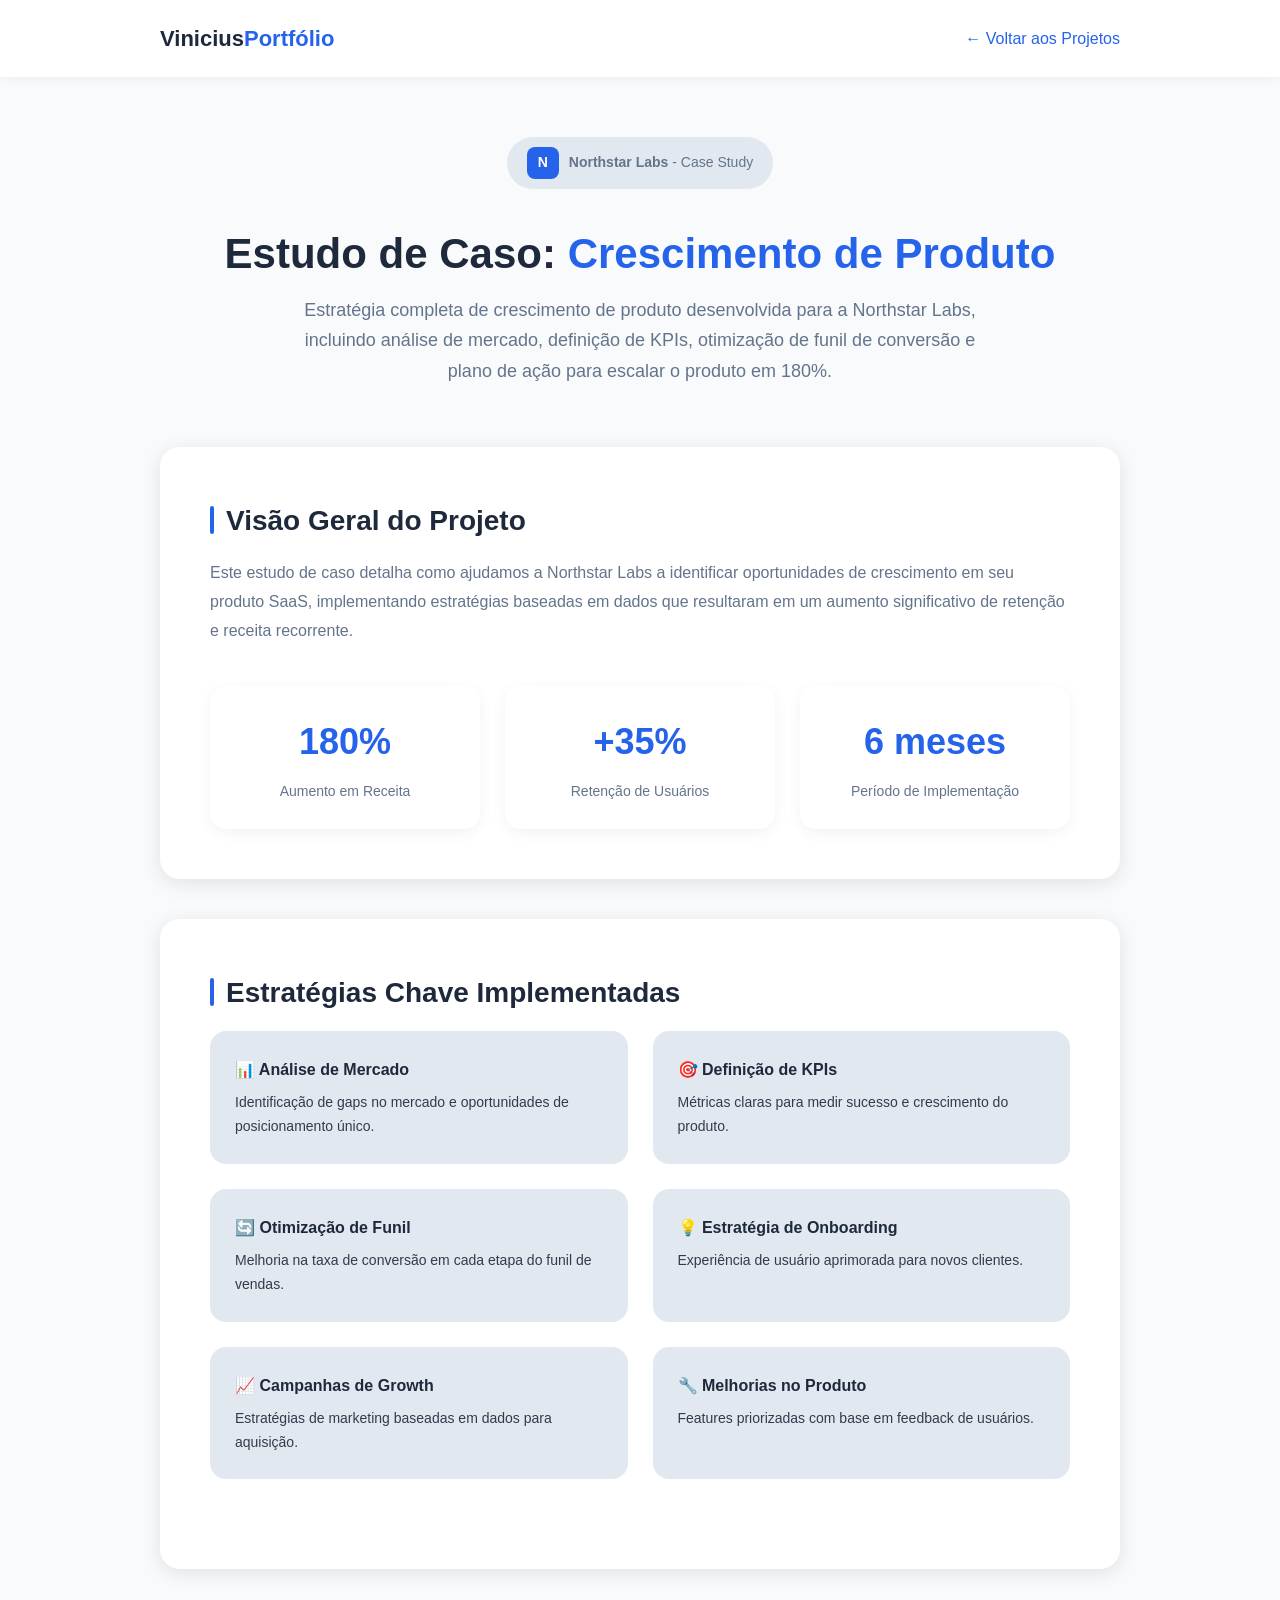
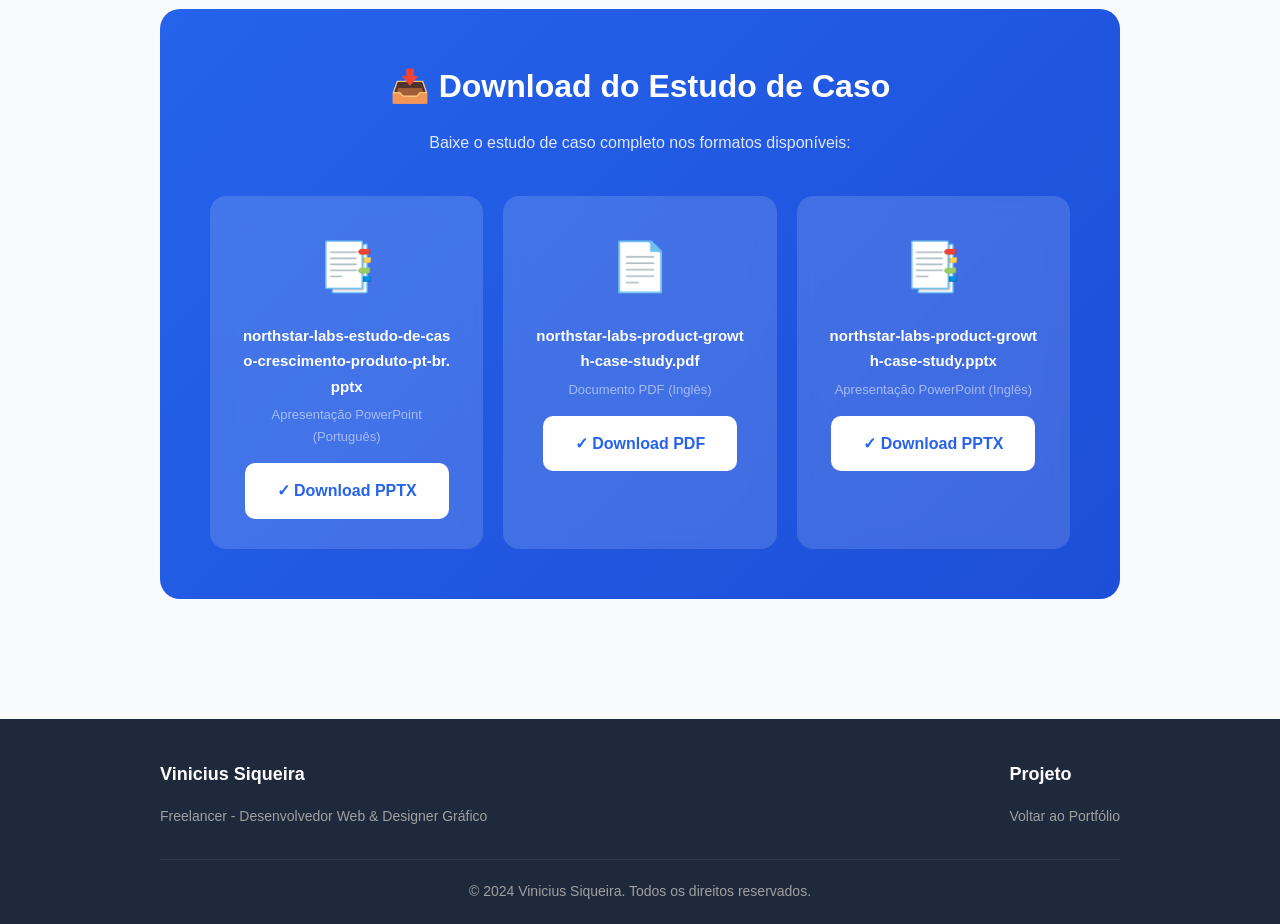
<file: docs/northstar-labs/index.html>
<!DOCTYPE html>
<html lang="pt-BR">
<head>
    <meta charset="UTF-8">
    <meta name="viewport" content="width=device-width, initial-scale=1.0">
    <title>Northstar Labs - Estudo de Caso Crescimento de Produto</title>
    <meta name="description" content="Estudo de caso: Estratégia de crescimento de produto para Northstar Labs">
    <style>
        * { margin: 0; padding: 0; box-sizing: border-box; }
        
        :root {
            --primary: #2563eb;
            --primary-dark: #1d4ed8;
            --bg: #f8fafc;
            --dark: #1e293b;
            --gray: #64748b;
            --light: #e2e8f0;
            --white: #ffffff;
            --shadow: 0 4px 20px rgba(0, 0, 0, 0.1);
        }
        
        body {
            font-family: -apple-system, BlinkMacSystemFont, 'Segoe UI', Roboto, 'Helvetica Neue', Arial, sans-serif;
            background: var(--bg);
            color: var(--dark);
            line-height: 1.7;
            min-height: 100vh;
        }
        
        .container { max-width: 1000px; margin: 0 auto; padding: 0 20px; }
        
        header {
            background: var(--white);
            box-shadow: 0 2px 10px rgba(0, 0, 0, 0.05);
            padding: 20px 0;
            position: sticky;
            top: 0;
            z-index: 1000;
        }
        
        header .container {
            display: flex;
            justify-content: space-between;
            align-items: center;
        }
        
        .logo {
            font-size: 22px;
            font-weight: 700;
            color: var(--dark);
            text-decoration: none;
        }
        
        .logo span { color: var(--primary); }
        
        .back-link {
            color: var(--primary);
            text-decoration: none;
            font-weight: 500;
            display: flex;
            align-items: center;
            gap: 8px;
        }
        
        .back-link:hover {
            color: var(--primary-dark);
        }
        
        main { padding: 60px 0; }
        
        .hero {
            text-align: center;
            margin-bottom: 60px;
        }
        
        .hero h1 {
            font-size: 42px;
            font-weight: 700;
            margin-bottom: 15px;
            color: var(--dark);
            line-height: 1.2;
        }
        
        .hero h1 span { color: var(--primary); }
        
        .hero p {
            font-size: 18px;
            color: var(--gray);
            max-width: 700px;
            margin: 0 auto 30px;
        }
        
        .client-badge {
            display: inline-flex;
            align-items: center;
            gap: 10px;
            padding: 10px 20px;
            background: var(--light);
            border-radius: 50px;
            font-size: 14px;
            color: var(--gray);
            margin-bottom: 40px;
        }
        
        .client-logo {
            width: 32px;
            height: 32px;
            background: var(--primary);
            border-radius: 8px;
            display: flex;
            align-items: center;
            justify-content: center;
            color: white;
            font-weight: 700;
            font-size: 14px;
        }
        
        .project-section {
            background: var(--white);
            border-radius: 20px;
            padding: 50px;
            box-shadow: var(--shadow);
            margin-bottom: 40px;
        }
        
        .project-section h2 {
            font-size: 28px;
            font-weight: 700;
            color: var(--dark);
            margin-bottom: 15px;
            display: flex;
            align-items: center;
            gap: 12px;
        }
        
        .project-section h2::before {
            content: '';
            width: 4px;
            height: 28px;
            background: var(--primary);
            border-radius: 4px;
        }
        
        .project-description {
            font-size: 16px;
            color: var(--gray);
            line-height: 1.8;
            margin-bottom: 30px;
        }
        
        .features-grid {
            display: grid;
            grid-template-columns: repeat(auto-fit, minmax(280px, 1fr));
            gap: 25px;
            margin-bottom: 40px;
        }
        
        .feature-card {
            background: var(--light);
            padding: 25px;
            border-radius: 16px;
            transition: all 0.3s ease;
        }
        
        .feature-card:hover {
            background: var(--primary);
            color: var(--white);
            transform: translateY(-4px);
        }
        
        .feature-card h4 {
            font-size: 16px;
            font-weight: 600;
            margin-bottom: 8px;
        }
        
        .feature-card p {
            font-size: 14px;
            opacity: 0.9;
        }
        
        .download-section {
            background: linear-gradient(135deg, var(--primary), var(--primary-dark));
            color: var(--white);
            padding: 50px;
            border-radius: 20px;
            text-align: center;
        }
        
        .download-section h2 {
            font-size: 32px;
            font-weight: 700;
            margin-bottom: 15px;
            color: var(--white);
        }
        
        .download-section p {
            font-size: 16px;
            opacity: 0.95;
            margin-bottom: 40px;
            color: rgba(255, 255, 255, 0.9);
        }
        
        .download-grid {
            display: grid;
            grid-template-columns: repeat(auto-fit, minmax(250px, 1fr));
            gap: 20px;
            margin-top: 30px;
        }
        
        .download-card {
            background: rgba(255, 255, 255, 0.15);
            padding: 30px;
            border-radius: 16px;
            backdrop-filter: blur(10px);
            transition: all 0.3s ease;
        }
        
        .download-card:hover {
            background: rgba(255, 255, 255, 0.25);
            transform: translateY(-4px);
        }
        
        .download-card .file-icon {
            font-size: 48px;
            margin-bottom: 15px;
        }
        
        .download-card .file-name {
            font-size: 15px;
            font-weight: 600;
            margin-bottom: 5px;
            color: var(--white);
            word-break: break-all;
        }
        
        .download-card .file-size {
            font-size: 13px;
            opacity: 0.75;
            color: rgba(255, 255, 255, 0.7);
        }
        
        .download-btn {
            display: inline-flex;
            align-items: center;
            gap: 10px;
            padding: 14px 32px;
            background: var(--white);
            color: var(--primary);
            border-radius: 10px;
            text-decoration: none;
            font-weight: 600;
            font-size: 16px;
            transition: all 0.3s ease;
            margin-top: 15px;
        }
        
        .download-btn:hover {
            background: var(--light);
            transform: translateY(-2px);
            box-shadow: 0 8px 25px rgba(0, 0, 0, 0.15);
        }
        
        .btn {
            display: inline-block;
            padding: 14px 32px;
            background: var(--primary);
            color: var(--white);
            border-radius: 10px;
            text-decoration: none;
            font-weight: 600;
            font-size: 16px;
            transition: all 0.3s ease;
            border: none;
            cursor: pointer;
        }
        
        .btn:hover {
            background: var(--primary-dark);
            transform: translateY(-2px);
            box-shadow: 0 8px 25px rgba(37, 99, 235, 0.3);
        }
        
        .stats-section {
            display: grid;
            grid-template-columns: repeat(auto-fit, minmax(200px, 1fr));
            gap: 25px;
            margin-top: 40px;
        }
        
        .stat-card {
            background: var(--white);
            padding: 25px;
            border-radius: 16px;
            box-shadow: 0 4px 15px rgba(0, 0, 0, 0.05);
            text-align: center;
        }
        
        .stat-card .stat-number {
            font-size: 36px;
            font-weight: 700;
            color: var(--primary);
            margin-bottom: 8px;
        }
        
        .stat-card .stat-label {
            font-size: 14px;
            color: var(--gray);
            font-weight: 500;
        }
        
        footer {
            background: var(--dark);
            color: var(--white);
            padding: 40px 0 20px;
            margin-top: 60px;
        }
        
        .footer-content {
            display: flex;
            flex-wrap: wrap;
            justify-content: space-between;
            gap: 40px;
            margin-bottom: 30px;
        }
        
        .footer-section h4 {
            font-size: 18px;
            font-weight: 600;
            margin-bottom: 15px;
        }
        
        .footer-section p, .footer-section a {
            color: #a0a0a0;
            text-decoration: none;
            font-size: 14px;
            line-height: 1.8;
        }
        
        .footer-section a:hover {
            color: var(--primary);
        }
        
        .footer-bottom {
            text-align: center;
            padding-top: 20px;
            border-top: 1px solid rgba(255, 255, 255, 0.1);
            font-size: 14px;
            color: #a0a0a0;
        }
        
        /* Responsive */
        @media (max-width: 768px) {
            .hero h1 { font-size: 32px; }
            .hero p { font-size: 16px; }
            .project-section { padding: 30px; }
            .features-grid { grid-template-columns: 1fr; }
            .download-grid { grid-template-columns: 1fr; }
            .footer-content { flex-direction: column; text-align: center; }
        }
        
        @media (max-width: 480px) {
            .hero h1 { font-size: 26px; }
            .download-section h2 { font-size: 26px; }
        }
    </style>
</head>
<body>
    <header>
        <div class="container">
            <a href="../" class="logo">Vinicius<span>Portfólio</span></a>
            <a href="../" class="back-link">← Voltar aos Projetos</a>
        </div>
    </header>

    <main>
        <div class="container">
            <!-- Hero Section -->
            <section class="hero">
                <div class="client-badge">
                    <span class="client-logo">N</span>
                    <span><strong>Northstar Labs</strong> - Case Study</span>
                </div>
                <h1>Estudo de Caso: <span>Crescimento de Produto</span></h1>
                <p>Estratégia completa de crescimento de produto desenvolvida para a Northstar Labs, incluindo análise de mercado, definição de KPIs, otimização de funil de conversão e plano de ação para escalar o produto em 180%.</p>
            </section>

            <!-- Project Overview -->
            <section class="project-section">
                <h2>Visão Geral do Projeto</h2>
                <p class="project-description">
                    Este estudo de caso detalha como ajudamos a Northstar Labs a identificar oportunidades de crescimento em seu produto SaaS, implementando estratégias baseadas em dados que resultaram em um aumento significativo de retenção e receita recorrente.
                </p>
                
                <div class="stats-section">
                    <div class="stat-card">
                        <div class="stat-number">180%</div>
                        <div class="stat-label">Aumento em Receita</div>
                    </div>
                    <div class="stat-card">
                        <div class="stat-number">+35%</div>
                        <div class="stat-label">Retenção de Usuários</div>
                    </div>
                    <div class="stat-card">
                        <div class="stat-number">6 meses</div>
                        <div class="stat-label">Período de Implementação</div>
                    </div>
                </div>
            </section>

            <!-- Key Strategies -->
            <section class="project-section">
                <h2>Estratégias Chave Implementadas</h2>
                <div class="features-grid">
                    <div class="feature-card">
                        <h4>📊 Análise de Mercado</h4>
                        <p>Identificação de gaps no mercado e oportunidades de posicionamento único.</p>
                    </div>
                    <div class="feature-card">
                        <h4>🎯 Definição de KPIs</h4>
                        <p>Métricas claras para medir sucesso e crescimento do produto.</p>
                    </div>
                    <div class="feature-card">
                        <h4>🔄 Otimização de Funil</h4>
                        <p>Melhoria na taxa de conversão em cada etapa do funil de vendas.</p>
                    </div>
                    <div class="feature-card">
                        <h4>💡 Estratégia de Onboarding</h4>
                        <p>Experiência de usuário aprimorada para novos clientes.</p>
                    </div>
                    <div class="feature-card">
                        <h4>📈 Campanhas de Growth</h4>
                        <p>Estratégias de marketing baseadas em dados para aquisição.</p>
                    </div>
                    <div class="feature-card">
                        <h4>🔧 Melhorias no Produto</h4>
                        <p>Features priorizadas com base em feedback de usuários.</p>
                    </div>
                </div>
            </section>

            <!-- Download Section -->
            <section class="download-section">
                <h2>📥 Download do Estudo de Caso</h2>
                <p>Baixe o estudo de caso completo nos formatos disponíveis:</p>
                
                <div class="download-grid">
                    <div class="download-card">
                        <div class="file-icon">📑</div>
                        <div class="file-name">northstar-labs-estudo-de-caso-crescimento-produto-pt-br.pptx</div>
                        <div class="file-size">Apresentação PowerPoint (Português)</div>
                        <a href="northstar-labs-estudo-de-caso-crescimento-produto-pt-br.pptx" class="download-btn" download>
                            ✓ Download PPTX
                        </a>
                    </div>
                    
                    <div class="download-card">
                        <div class="file-icon">📄</div>
                        <div class="file-name">northstar-labs-product-growth-case-study.pdf</div>
                        <div class="file-size">Documento PDF (Inglês)</div>
                        <a href="northstar-labs-product-growth-case-study.pdf" class="download-btn" download>
                            ✓ Download PDF
                        </a>
                    </div>
                    
                    <div class="download-card">
                        <div class="file-icon">📑</div>
                        <div class="file-name">northstar-labs-product-growth-case-study.pptx</div>
                        <div class="file-size">Apresentação PowerPoint (Inglês)</div>
                        <a href="northstar-labs-product-growth-case-study.pptx" class="download-btn" download>
                            ✓ Download PPTX
                        </a>
                    </div>
                </div>
            </section>
        </div>
    </main>

    <footer>
        <div class="container">
            <div class="footer-content">
                <div class="footer-section">
                    <h4>Vinicius Siqueira</h4>
                    <p>Freelancer - Desenvolvedor Web & Designer Gráfico</p>
                </div>
                <div class="footer-section">
                    <h4>Projeto</h4>
                    <p><a href="../">Voltar ao Portfólio</a></p>
                </div>
            </div>
            <div class="footer-bottom">
                <p>&copy; 2024 Vinicius Siqueira. Todos os direitos reservados.</p>
            </div>
        </div>
    </footer>
</body>
</html>
</file>
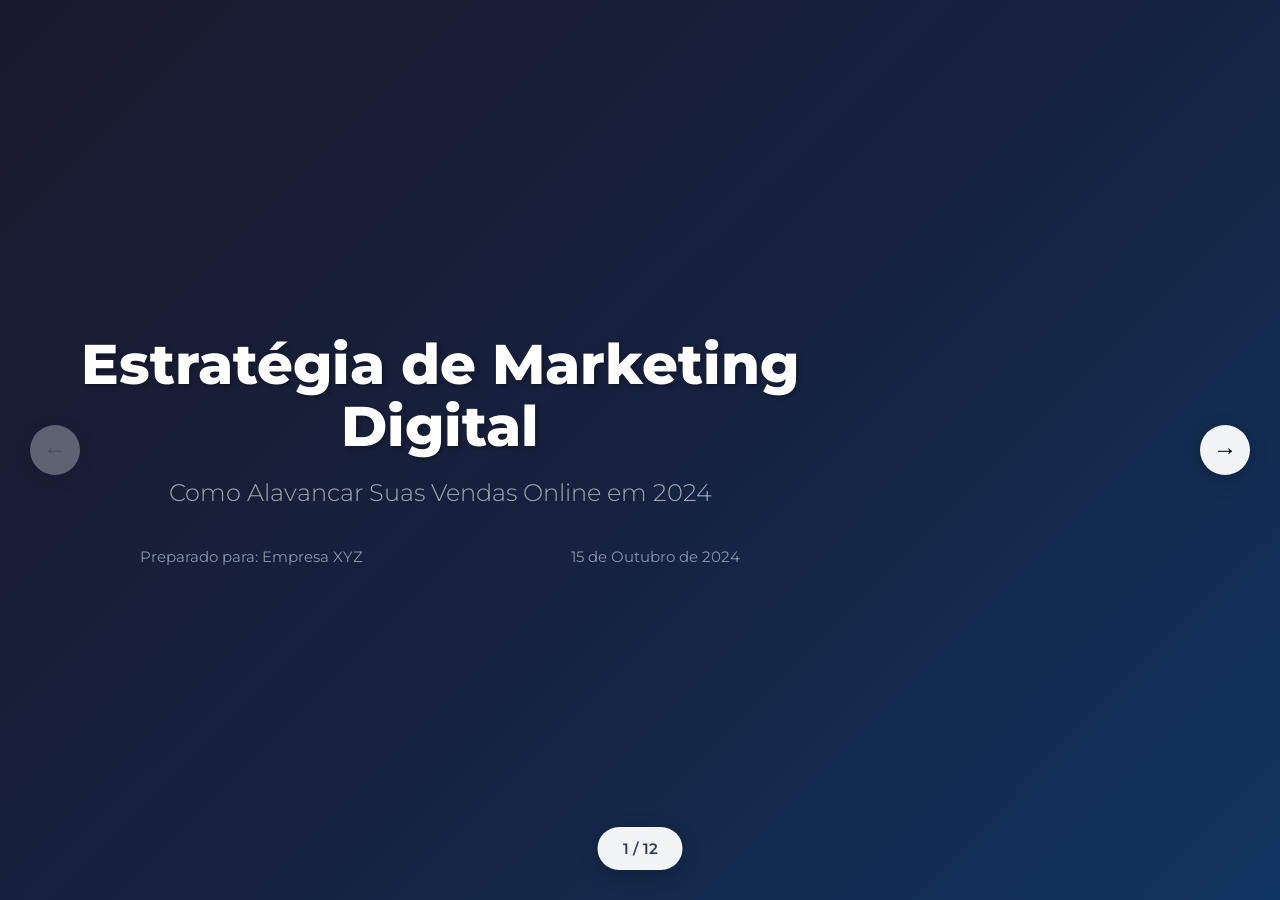
<file: docs/presentation-1/index.html>
<!DOCTYPE html>
<html lang="pt-BR">
<head>
    <meta charset="UTF-8">
    <meta name="viewport" content="width=device-width, initial-scale=1.0">
    <title>Estratégia de Marketing Digital 2024 | Apresentação</title>
    <link rel="preconnect" href="https://fonts.googleapis.com">
    <link rel="preconnect" href="https://fonts.gstatic.com" crossorigin>
    <link href="https://fonts.googleapis.com/css2?family=Montserrat:wght@300;400;500;600;700;800&display=swap" rel="stylesheet">
    <style>
        :root {
            --primary: #2c3e50;
            --secondary: #3498db;
            --accent: #e74c3c;
            --success: #27ae60;
            --warning: #f39c12;
            --light: #ecf0f1;
            --dark: #2c3e50;
            --white: #ffffff;
            --gray: #95a5a6;
            --text: #333;
        }

        * {
            margin: 0;
            padding: 0;
            box-sizing: border-box;
        }

        body {
            font-family: 'Montserrat', sans-serif;
            background: #f5f7fa;
            color: var(--text);
        }

        .slide-container {
            max-width: 1400px;
            margin: 0 auto;
            min-height: 100vh;
            position: relative;
        }

        .slide {
            width: 100%;
            min-height: 100vh;
            padding: 40px;
            display: none;
            align-items: center;
            justify-content: center;
            position: relative;
            overflow: hidden;
        }

        .slide.active {
            display: flex;
        }

        .slide-content {
            max-width: 1200px;
            width: 100%;
            animation: fadeIn 0.6s ease-out;
        }

        @keyframes fadeIn {
            from { opacity: 0; transform: translateY(30px); }
            to { opacity: 1; transform: translateY(0); }
        }

        /* ============= SLIDE STYLES ============= */
        
        /* Cover Slide */
        .slide-1 {
            background: linear-gradient(135deg, #1a1a2e 0%, #16213e 50%, #0f3460 100%);
            color: white;
            display: flex;
            align-items: center;
            justify-content: center;
        }

        .slide-1 .content-wrapper {
            text-align: center;
            max-width: 800px;
        }

        .slide-1 h1 {
            font-size: 3.5rem;
            font-weight: 800;
            margin-bottom: 20px;
            text-shadow: 2px 2px 4px rgba(0,0,0,0.3);
            line-height: 1.1;
        }

        .slide-1 .subtitle {
            font-size: 1.5rem;
            color: #a0a8b3;
            margin-bottom: 40px;
            font-weight: 300;
        }

        .slide-1 .meta {
            display: flex;
            justify-content: space-between;
            max-width: 600px;
            margin: 0 auto;
            font-size: 0.95rem;
            color: #8a95a8;
        }

        /* Agenda Slide */
        .slide-2 {
            background: white;
        }

        .agenda-grid {
            display: grid;
            grid-template-columns: repeat(auto-fit, minmax(250px, 1fr));
            gap: 20px;
            margin-top: 40px;
        }

        .agenda-item {
            background: linear-gradient(135deg, #f8f9fa 0%, #e9ecef 100%);
            padding: 30px 25px;
            border-radius: 12px;
            border-left: 4px solid var(--secondary);
            transition: transform 0.3s;
        }

        .agenda-item:hover {
            transform: translateY(-5px);
        }

        .agenda-item .number {
            font-size: 2rem;
            font-weight: 800;
            color: var(--secondary);
            margin-bottom: 10px;
        }

        .agenda-item h4 {
            font-size: 1.1rem;
            color: var(--primary);
            margin-bottom: 10px;
            font-weight: 600;
        }

        .agenda-item p {
            color: var(--gray);
            font-size: 0.9rem;
        }

        /* Market Data Slide */
        .slide-3 {
            background: linear-gradient(135deg, var(--secondary) 0%, #2980b9 100%);
            color: white;
        }

        .stats-grid {
            display: grid;
            grid-template-columns: repeat(auto-fit, minmax(250px, 1fr));
            gap: 25px;
            margin-top: 40px;
        }

        .stat-card {
            background: rgba(255,255,255,0.1);
            backdrop-filter: blur(10px);
            padding: 30px 25px;
            border-radius: 15px;
            border: 1px solid rgba(255,255,255,0.2);
            text-align: center;
        }

        .stat-card .number {
            font-size: 2.8rem;
            font-weight: 800;
            margin-bottom: 10px;
        }

        .stat-card .label {
            font-size: 0.95rem;
            opacity: 0.9;
            font-weight: 500;
        }

        /* Problem Analysis Slide */
        .slide-4 {
            background: white;
        }

        .problem-section {
            margin-top: 40px;
        }

        .problem-title {
            text-align: center;
            margin-bottom: 50px;
        }

        .problem-title h2 {
            font-size: 2.2rem;
            color: var(--primary);
            margin-bottom: 15px;
        }

        .problem-title p {
            color: var(--gray);
            font-size: 1.1rem;
        }

        .metrics-grid {
            display: grid;
            grid-template-columns: repeat(auto-fit, minmax(280px, 1fr));
            gap: 30px;
        }

        .metric-card {
            background: #f8f9fa;
            padding: 25px;
            border-radius: 12px;
            border-left: 4px solid var(--accent);
        }

        .metric-card .value {
            font-size: 2rem;
            font-weight: 700;
            color: var(--accent);
            margin-bottom: 8px;
        }

        .metric-card .label {
            font-size: 0.9rem;
            color: var(--gray);
            font-weight: 600;
            text-transform: uppercase;
            letter-spacing: 0.5px;
            margin-bottom: 10px;
        }

        .metric-card .description {
            font-size: 0.85rem;
            color: #666;
        }

        /* Solution Slide */
        .slide-5 {
            background: linear-gradient(135deg, #f0f2f5 0%, #e6e9ed 100%);
        }

        .solutions-header {
            text-align: center;
            margin-bottom: 50px;
        }

        .solutions-header h2 {
            font-size: 2.5rem;
            color: var(--primary);
            margin-bottom: 15px;
        }

        .solutions-grid {
            display: grid;
            grid-template-columns: repeat(auto-fit, minmax(300px, 1fr));
            gap: 25px;
        }

        .solution-card {
            background: white;
            padding: 30px 25px;
            border-radius: 15px;
            box-shadow: 0 5px 20px rgba(0,0,0,0.08);
            transition: all 0.3s;
        }

        .solution-card:hover {
            transform: translateY(-8px);
            box-shadow: 0 10px 30px rgba(0,0,0,0.12);
        }

        .solution-icon {
            width: 60px;
            height: 60px;
            margin-bottom: 20px;
            border-radius: 12px;
            display: flex;
            align-items: center;
            justify-content: center;
            font-size: 1.8rem;
        }

        .solution-icon.content { background: #e3f2fd; }
        .solution-icon.social { background: #e8f5e9; }
        .solution-icon.email { background: #fff3e0; }
        .solution-icon.seo { background: #fce4ec; }
        .solution-icon.ads { background: #e1f5fe; }
        .solution-icon.analytics { background: #f3e5f5; }

        .solution-card h4 {
            font-size: 1.2rem;
            color: var(--primary);
            margin-bottom: 12px;
            font-weight: 600;
        }

        .solution-card p {
            color: var(--gray);
            font-size: 0.9rem;
            line-height: 1.6;
        }

        /* App Example Slide */
        .slide-6 {
            background: white;
        }

        .app-showcase {
            display: flex;
            gap: 40px;
            align-items: center;
            justify-content: center;
            flex-wrap: wrap;
            margin-top: 40px;
        }

        .phone-mockup {
            width: 280px;
            background: #333;
            border-radius: 40px;
            padding: 15px 5px 25px;
            box-shadow: 0 20px 50px rgba(0,0,0,0.3);
        }

        .phone-screen {
            background: white;
            border-radius: 35px;
            overflow: hidden;
            height: 580px;
        }

        .phone-header {
            background: #3498db;
            color: white;
            padding: 15px 20px 10px;
            display: flex;
            align-items: center;
            justify-content: space-between;
            font-weight: 600;
        }

        .phone-time {
            font-size: 0.9rem;
        }

        .phone-battery {
            width: 25px;
            height: 12px;
            background: white;
            border-radius: 3px;
            position: relative;
        }

        .phone-battery::after {
            content: '';
            position: absolute;
            right: -4px;
            top: 2px;
            width: 4px;
            height: 8px;
            background: white;
            border-radius: 2px;
        }

        .app-content {
            padding: 20px;
        }

        .app-banner {
            background: linear-gradient(135deg, #667eea 0%, #764ba2 100%);
            color: white;
            padding: 20px;
            border-radius: 12px;
            margin-bottom: 20px;
            text-align: center;
        }

        .app-banner h4 {
            font-size: 1.1rem;
            margin-bottom: 5px;
        }

        .app-banner p {
            font-size: 0.85rem;
            opacity: 0.9;
        }

        .product-grid {
            display: grid;
            grid-template-columns: repeat(4, 1fr);
            gap: 10px;
            margin-bottom: 20px;
        }

        .product-item {
            text-align: center;
        }

        .product-img {
            width: 50px;
            height: 50px;
            background: #f5f5f5;
            border-radius: 8px;
            margin: 0 auto 8px;
        }

        .product-name {
            font-size: 0.7rem;
            color: var(--primary);
            font-weight: 600;
        }

        .cart-badge {
            background: var(--accent);
            color: white;
            padding: 5px 10px;
            border-radius: 15px;
            font-size: 0.8rem;
            font-weight: 600;
            float: right;
            margin-top: -40px;
            margin-right: 20px;
        }

        .cart-item {
            display: flex;
            align-items: center;
            gap: 15px;
            padding: 15px 0;
            border-bottom: 1px solid #eee;
        }

        .cart-item:last-child {
            border-bottom: none;
        }

        .cart-item img {
            width: 60px;
            height: 60px;
            background: #f5f5f5;
            border-radius: 8px;
        }

        .cart-item-info {
            flex: 1;
        }

        .cart-item-price {
            color: var(--accent);
            font-weight: 600;
        }

        .checkout-btn {
            background: var(--success);
            color: white;
            padding: 15px;
            border: none;
            border-radius: 8px;
            width: 100%;
            font-weight: 600;
            font-size: 1rem;
            margin-top: 20px;
            cursor: pointer;
        }

        /* Results Slide */
        .slide-7 {
            background: linear-gradient(135deg, var(--accent) 0%, #c0392b 100%);
            color: white;
        }

        .results-header {
            text-align: center;
            margin-bottom: 50px;
        }

        .results-chart {
            background: rgba(255,255,255,0.1);
            backdrop-filter: blur(10px);
            padding: 30px;
            border-radius: 15px;
            margin-bottom: 40px;
        }

        .bar-chart {
            display: flex;
            align-items: flex-end;
            gap: 25px;
            height: 250px;
        }

        .bar-container {
            flex: 1;
            display: flex;
            flex-direction: column;
            align-items: center;
            gap: 10px;
        }

        .bar {
            width: 60%;
            background: linear-gradient(to top, rgba(255,255,255,0.3), rgba(255,255,255,0.6));
            border-radius: 8px 8px 0 0;
            position: relative;
            transition: height 0.8s ease-out;
        }

        .bar.value-40 { height: 40%; }
        .bar.value-65 { height: 65%; }
        .bar.value-100 { height: 100%; }
        .bar.value-150 { height: 150%; }

        .bar-label {
            font-size: 0.85rem;
            opacity: 0.9;
        }

        .bar-percentage {
            position: absolute;
            top: -25px;
            left: 50%;
            transform: translateX(-50%);
            font-size: 1rem;
            font-weight: 700;
        }

        /* Comparison Slide */
        .slide-8 {
            background: white;
        }

        .comparison-table {
            background: #f8f9fa;
            border-radius: 15px;
            overflow: hidden;
            margin-top: 40px;
            box-shadow: 0 5px 20px rgba(0,0,0,0.05);
        }

        .table-header {
            display: grid;
            grid-template-columns: 2fr 1fr 1fr;
            background: var(--primary);
            color: white;
        }

        .table-header div {
            padding: 20px;
            font-weight: 600;
            text-align: center;
        }

        .table-row {
            display: grid;
            grid-template-columns: 2fr 1fr 1fr;
            border-bottom: 1px solid #e0e0e0;
        }

        .table-row:last-child {
            border-bottom: none;
        }

        .table-row div {
            padding: 18px 20px;
            text-align: center;
            font-size: 0.95rem;
        }

        .table-row div:first-child {
            font-weight: 600;
            color: var(--primary);
            text-align: left;
        }

        .table-row div:nth-child(2) {
            color: var(--accent);
            font-weight: 600;
        }

        .table-row div:nth-child(3) {
            color: var(--success);
            font-weight: 600;
        }

        /* Investment Slide */
        .slide-9 {
            background: linear-gradient(135deg, #27ae60 0%, #229954 100%);
            color: white;
        }

        .plans-grid {
            display: grid;
            grid-template-columns: repeat(auto-fit, minmax(300px, 1fr));
            gap: 25px;
            margin-top: 40px;
        }

        .plan-card {
            background: rgba(255,255,255,0.1);
            backdrop-filter: blur(10px);
            padding: 35px 30px;
            border-radius: 15px;
            border: 1px solid rgba(255,255,255,0.2);
            text-align: center;
        }

        .plan-name {
            font-size: 1.4rem;
            font-weight: 700;
            margin-bottom: 15px;
        }

        .plan-price {
            font-size: 2.5rem;
            font-weight: 800;
            margin-bottom: 5px;
        }

        .plan-price span {
            font-size: 1rem;
            opacity: 0.8;
            font-weight: 400;
        }

        .plan-features {
            list-style: none;
            margin: 25px 0;
            text-align: left;
        }

        .plan-features li {
            padding: 8px 0;
            border-bottom: 1px solid rgba(255,255,255,0.1);
            font-size: 0.9rem;
            opacity: 0.9;
        }

        .plan-features li:last-child {
            border-bottom: none;
        }

        .plan-roi {
            background: rgba(255,255,255,0.15);
            padding: 12px;
            border-radius: 8px;
            font-weight: 600;
            margin-top: 20px;
        }

        /* Timeline Slide */
        .slide-10 {
            background: white;
        }

        .timeline {
            max-width: 800px;
            margin: 40px auto 0;
            position: relative;
        }

        .timeline::before {
            content: '';
            position: absolute;
            left: 30px;
            top: 0;
            bottom: 0;
            width: 2px;
            background: var(--primary);
        }

        .timeline-item {
            display: flex;
            margin-bottom: 40px;
            position: relative;
        }

        .timeline-dot {
            position: absolute;
            left: 20px;
            top: 10px;
            width: 20px;
            height: 20px;
            background: var(--secondary);
            border-radius: 50%;
            border: 3px solid white;
            box-shadow: 0 0 0 3px var(--secondary);
        }

        .timeline-content {
            background: #f8f9fa;
            padding: 20px;
            border-radius: 12px;
            margin-left: 60px;
            flex: 1;
            box-shadow: 0 3px 10px rgba(0,0,0,0.05);
        }

        .timeline-period {
            font-size: 0.8rem;
            color: var(--secondary);
            font-weight: 600;
            text-transform: uppercase;
            letter-spacing: 0.5px;
            margin-bottom: 8px;
        }

        .timeline-content h4 {
            color: var(--primary);
            margin-bottom: 10px;
            font-weight: 600;
        }

        .timeline-content p {
            color: var(--gray);
            font-size: 0.9rem;
            line-height: 1.6;
        }

        /* Case Study Slide */
        .slide-11 {
            background: linear-gradient(135deg, var(--primary) 0%, #1a252f 100%);
            color: white;
        }

        .case-study {
            display: flex;
            align-items: center;
            gap: 60px;
            flex-wrap: wrap;
            margin-top: 40px;
        }

        .case-image {
            flex: 1;
            min-width: 300px;
            background: rgba(255,255,255,0.1);
            border-radius: 15px;
            padding: 40px;
            display: flex;
            align-items: center;
            justify-content: center;
        }

        .case-image .store-icon {
            width: 120px;
            height: 120px;
            background: var(--secondary);
            border-radius: 20px;
            display: flex;
            align-items: center;
            justify-content: center;
            color: white;
            font-size: 3rem;
            font-weight: bold;
        }

        .case-content {
            flex: 1;
            min-width: 300px;
        }

        .case-quote {
            font-size: 1.4rem;
            font-style: italic;
            line-height: 1.6;
            margin-bottom: 25px;
            opacity: 0.95;
        }

        .case-author {
            font-weight: 600;
            opacity: 0.85;
        }

        .case-stats {
            display: grid;
            grid-template-columns: repeat(3, 1fr);
            gap: 25px;
            margin-top: 40px;
        }

        .case-stat {
            text-align: center;
            padding: 20px;
            background: rgba(255,255,255,0.05);
            border-radius: 12px;
        }

        .case-stat-number {
            font-size: 2rem;
            font-weight: 800;
            color: var(--secondary);
            margin-bottom: 8px;
        }

        .case-stat-label {
            font-size: 0.85rem;
            opacity: 0.8;
        }

        /* Contact Slide */
        .slide-12 {
            background: white;
        }

        .contact-content {
            text-align: center;
            max-width: 700px;
            margin: 0 auto;
        }

        .contact-title {
            font-size: 2.8rem;
            color: var(--primary);
            margin-bottom: 20px;
            font-weight: 800;
        }

        .contact-subtitle {
            font-size: 1.3rem;
            color: var(--gray);
            margin-bottom: 50px;
            font-style: italic;
        }

        .contact-box {
            background: #f8f9fa;
            padding: 40px;
            border-radius: 15px;
            margin-bottom: 40px;
        }

        .contact-info {
            display: flex;
            justify-content: center;
            gap: 30px;
            flex-wrap: wrap;
            margin-bottom: 30px;
        }

        .contact-btn {
            display: inline-block;
            padding: 15px 35px;
            background: var(--primary);
            color: white;
            border-radius: 50px;
            text-decoration: none;
            font-weight: 600;
            font-size: 1rem;
            transition: all 0.3s;
        }

        .contact-btn:hover {
            background: var(--secondary);
            transform: translateY(-2px);
            box-shadow: 0 5px 15px rgba(0,0,0,0.2);
        }

        /* Navigation */
        .slide-nav {
            position: fixed;
            top: 50%;
            transform: translateY(-50%);
            width: 100%;
            display: flex;
            justify-content: space-between;
            padding: 0 30px;
            z-index: 1000;
            pointer-events: none;
        }

        .nav-arrow {
            width: 50px;
            height: 50px;
            background: rgba(255,255,255,0.95);
            border: none;
            border-radius: 50%;
            font-size: 1.5rem;
            cursor: pointer;
            transition: all 0.3s;
            box-shadow: 0 5px 20px rgba(0,0,0,0.2);
            pointer-events: auto;
        }

        .nav-arrow:hover {
            background: var(--primary);
            color: white;
            transform: scale(1.1);
        }

        .nav-arrow:disabled {
            background: rgba(255,255,255,0.6);
            cursor: not-allowed;
            opacity: 0.5;
        }

        .slide-counter {
            position: fixed;
            bottom: 30px;
            left: 50%;
            transform: translateX(-50%);
            background: rgba(255,255,255,0.95);
            padding: 12px 25px;
            border-radius: 50px;
            font-size: 0.95rem;
            color: var(--primary);
            font-weight: 600;
            box-shadow: 0 5px 20px rgba(0,0,0,0.2);
            z-index: 1000;
        }

        /* Print Styles */
        @media print {
            .slide-nav,
            .slide-counter,
            .nav-arrow {
                display: none !important;
            }
            .slide {
                min-height: auto;
                page-break-after: always;
            }
            .slide.active {
                display: block !important;
            }
            body {
                background: white;
            }
            .slide-1,
            .slide-3,
            .slide-5,
            .slide-7,
            .slide-9,
            .slide-11 {
                background: white !important;
                color: var(--text) !important;
            }
            .slide-1 h1,
            .slide-3 .number,
            .slide-3 .label,
            .slide-7 .number,
            .slide-7 .label,
            .slide-9 .plan-name,
            .slide-9 .plan-price,
            .slide-9 .plan-features li,
            .slide-11 .case-quote,
            .slide-11 .case-author {
                color: var(--text) !important;
            }
        }

        /* Responsive */
        @media (max-width: 768px) {
            .slide {
                padding: 30px 20px;
            }
            
            .slide-1 h1 {
                font-size: 2.5rem;
            }
            
            .slide-1 .subtitle {
                font-size: 1.2rem;
            }
            
            .agenda-grid,
            .stats-grid,
            .solutions-grid,
            .plans-grid {
                grid-template-columns: 1fr;
            }
            
            .app-showcase {
                flex-direction: column;
            }
            
            .phone-mockup {
                width: 240px;
            }
            
            .phone-screen {
                height: 480px;
            }
            
            .case-study {
                flex-direction: column;
            }
            
            .case-image {
                margin-bottom: 30px;
            }
            
            .case-stats {
                grid-template-columns: 1fr;
            }
            
            .comparison-table {
                overflow-x: auto;
            }
            
            .table-header,
            .table-row {
                grid-template-columns: 1fr 1fr 1fr;
                min-width: 600px;
            }
            
            .timeline::before {
                left: 20px;
            }
            
            .timeline-dot {
                left: 10px;
            }
            
            .timeline-content {
                margin-left: 50px;
            }
        }
        
        @media (max-width: 480px) {
            .slide-1 h1 {
                font-size: 2rem;
            }
            
            .slide-1 .meta {
                flex-direction: column;
                gap: 10px;
            }
            
            .phone-mockup {
                width: 200px;
            }
            
            .phone-screen {
                height: 400px;
            }
            
            .nav-arrow {
                width: 40px;
                height: 40px;
                font-size: 1.2rem;
            }
            
            .slide-counter {
                font-size: 0.85rem;
                padding: 10px 20px;
            }
        }
    </style>
</head>
<body>
    <div class="slide-container">
        <!-- Slide 1: Cover -->
        <div class="slide slide-1 active" data-slide="1">
            <div class="slide-content">
                <div class="content-wrapper">
                    <h1>Estratégia de Marketing Digital</h1>
                    <p class="subtitle">Como Alavancar Suas Vendas Online em 2024</p>
                    <div class="meta">
                        <span>Preparado para: Empresa XYZ</span>
                        <span>15 de Outubro de 2024</span>
                    </div>
                </div>
            </div>
        </div>

        <!-- Slide 2: Agenda -->
        <div class="slide slide-2" data-slide="2">
            <div class="slide-content">
                <div style="text-align: center;">
                    <h2 style="color: var(--primary); font-size: 2.5rem; margin-bottom: 15px;">Agenda da Apresentação</h2>
                    <p style="color: var(--gray); font-size: 1.1rem;">O que veremos hoje</p>
                </div>
                <div class="agenda-grid">
                    <div class="agenda-item">
                        <div class="number">01</div>
                        <h4>Introdução</h4>
                        <p>Panorama do mercado digital e oportunidades</p>
                    </div>
                    <div class="agenda-item">
                        <div class="number">02</div>
                        <h4>Análise Atual</h4>
                        <p>Diagnóstico da situação e métricas atuais</p>
                    </div>
                    <div class="agenda-item">
                        <div class="number">03</div>
                        <h4>Estratégia</h4>
                        <p>Nossa solução e plano de ação detalhado</p>
                    </div>
                    <div class="agenda-item">
                        <div class="number">04</div>
                        <h4>Exemplo Prático</h4>
                        <p>Demonstração: App de E-commerce otimizado</p>
                    </div>
                    <div class="agenda-item">
                        <div class="number">05</div>
                        <h4>Resultados</h4>
                        <p>Projeções e metais a serem atingidas</p>
                    </div>
                    <div class="agenda-item">
                        <div class="number">06</div>
                        <h4>Investimento</h4>
                        <p>Planos e retorno sobre investimento</p>
                    </div>
                </div>
            </div>
        </div>

        <!-- Slide 3: Market Overview -->
        <div class="slide slide-3" data-slide="3">
            <div class="slide-content">
                <div style="text-align: center;">
                    <h2 style="font-size: 2.5rem; margin-bottom: 15px;">O Mercado Digital em 2024</h2>
                    <p style="font-size: 1.1rem; opacity: 0.95;">Dados e tendências que não podem ser ignorados</p>
                </div>
                <div class="stats-grid">
                    <div class="stat-card">
                        <div class="number">4.8B</div>
                        <div class="label">Usuários de Internet no Mundo</div>
                    </div>
                    <div class="stat-card">
                        <div class="number">200M+</div>
                        <div class="label">Brasileiros Conectados</div>
                    </div>
                    <div class="stat-card">
                        <div class="number">93%</div>
                        <div class="label">Pesquisam Online Antes de Comprar</div>
                    </div>
                    <div class="stat-card">
                        <div class="number">72%</div>
                        <div class="label">Compram pelo Celular</div>
                    </div>
                </div>
                <div style="text-align: center; margin-top: 40px;">
                    <p style="font-size: 1.2rem; font-weight: 600;">
                        💡 O Brasil é o <strong>4º país</strong> que mais tempo passa na internet!
                    </p>
                </div>
            </div>
        </div>

        <!-- Slide 4: Current Situation Analysis -->
        <div class="slide slide-4" data-slide="4">
            <div class="slide-content">
                <div class="problem-section">
                    <div class="problem-title">
                        <h2>Diagnóstico: Situação Atual da Empresa XYZ</h2>
                        <p>Análise detalhada da presença digital</p>
                    </div>
                    <div class="metrics-grid">
                        <div class="metric-card">
                            <div class="value">12.500</div>
                            <div class="label">Visitantes Mensais</div>
                            <div class="description">Média dos últimos 6 meses - Site atual</div>
                        </div>
                        <div class="metric-card">
                            <div class="value">1.8%</div>
                            <div class="label">Taxa de Conversão</div>
                            <div class="description">Abaixo da média do setor (3.5%) - Urgente!</div>
                        </div>
                        <div class="metric-card">
                            <div class="value">8.500</div>
                            <div class="label">Seguidores Instagram</div>
                            <div class="description">Crescimento estagnado nos últimos 3 meses</div>
                        </div>
                        <div class="metric-card">
                            <div class="value">0.5%</div>
                            <div class="label">Taxa de Engajamento</div>
                            <div class="description">Muito abaixo da média de mercado (3-5%)</div>
                        </div>
                        <div class="metric-card">
                            <div class="value">R$ 85.000</div>
                            <div class="label">Faturamento Online</div>
                            <div class="description">Potencial de R$ 300.000+ com estratégia correta</div>
                        </div>
                    </div>
                </div>
            </div>
        </div>

        <!-- Slide 5: Our Solutions -->
        <div class="slide slide-5" data-slide="5">
            <div class="slide-content">
                <div class="solutions-header">
                    <h2>Nossas Soluções</h2>
                    <p>Estratégia Integrada para Maximizar Resultados</p>
                </div>
                <div class="solutions-grid">
                    <div class="solution-card">
                        <div class="solution-icon content">🎯</div>
                        <h4>Marketing de Conteúdo</h4>
                        <p>Blog posts, e-books, infográficos e vídeos educativos que atraem e nutrem leads qualificados para seu negócio.</p>
                    </div>
                    <div class="solution-card">
                        <div class="solution-icon social">📱</div>
                        <h4>Gestão de Redes Sociais</h4>
                        <p>Criação de conteúdo visual, stories, reels, posts diários e campanhas pagas estrategicamente direcionadas.</p>
                    </div>
                    <div class="solution-card">
                        <div class="solution-icon email">📧</div>
                        <h4>Email Marketing</h4>
                        <p>Automação de fluxos, newsletters segmentadas, nutrição de leads e recuperação de carrinho abandonado.</p>
                    </div>
                    <div class="solution-card">
                        <div class="solution-icon seo">🔍</div>
                        <h4>SEO - Otimização para Buscadores</h4>
                        <p>Otimização técnica e de conteúdo para melhorar posicionamento orgânico no Google e aumentar tráfego qualificado.</p>
                    </div>
                    <div class="solution-card">
                        <div class="solution-icon ads">💰</div>
                        <h4>Google Ads</h4>
                        <p>Campanhas de busca, display, remarketing e shopping com foco absoluto em conversão e ROI positivo.</p>
                    </div>
                    <div class="solution-card">
                        <div class="solution-icon analytics">📈</div>
                        <h4>Analytics & Otimização</h4>
                        <p>Monitoramento em tempo real, análise de dados, testes A/B e otimização contínua de performance.</p>
                    </div>
                </div>
            </div>
        </div>

        <!-- Slide 6: App Example -->
        <div class="slide slide-6" data-slide="6">
            <div class="slide-content">
                <div style="text-align: center;">
                    <h2 style="color: var(--primary); font-size: 2.5rem; margin-bottom: 15px;">Exemplo Prático: App de E-commerce</h2>
                    <p style="color: var(--gray); font-size: 1.1rem;">Interface otimizada para máxima conversão</p>
                </div>
                <div class="app-showcase">
                    <!-- Home Screen -->
                    <div class="phone-mockup">
                        <div class="phone-header">
                            <span class="phone-time">09:41</span>
                            <div class="phone-battery"></div>
                        </div>
                        <div class="phone-screen">
                            <div class="phone-header">
                                <span>ShopXYZ</span>
                                <span>🔍 🛒</span>
                            </div>
                            <div class="app-content">
                                <div class="app-banner">
                                    <h4>FRETE GRÁTIS</h4>
                                    <p>Acima de R$ 199,00</p>
                                </div>
                                <div style="display: flex; justify-content: space-between; margin-bottom: 20px;">
                                    <h4 style="color: var(--primary);">Categorias</h4>
                                    <a href="#" style="color: var(--secondary); font-size: 0.85rem;">Ver tudo →</a>
                                </div>
                                <div class="product-grid">
                                    <div class="product-item">
                                        <div class="product-img"></div>
                                        <div class="product-name">Eletrônicos</div>
                                    </div>
                                    <div class="product-item">
                                        <div class="product-img"></div>
                                        <div class="product-name">Roupas</div>
                                    </div>
                                    <div class="product-item">
                                        <div class="product-img"></div>
                                        <div class="product-name">Casa</div>
                                    </div>
                                    <div class="product-item">
                                        <div class="product-img"></div>
                                        <div class="product-name">Esportes</div>
                                    </div>
                                </div>
                                <div style="background: #f8f9fa; padding: 15px; border-radius: 10px;">
                                    <h4 style="color: var(--primary); font-size: 1rem; margin-bottom: 10px;">Produtos em Destaque</h4>
                                    <div style="display: flex; gap: 10px;">
                                        <div style="flex: 1; text-align: center;">
                                            <div style="width: 100%; height: 60px; background: #ddd; border-radius: 8px; margin-bottom: 5px;"></div>
                                            <p style="font-size: 0.75rem;">Fone Bluetooth - R$ 199</p>
                                        </div>
                                        <div style="flex: 1; text-align: center;">
                                            <div style="width: 100%; height: 60px; background: #ddd; border-radius: 8px; margin-bottom: 5px;"></div>
                                            <p style="font-size: 0.75rem;">Camiseta - R$ 79</p>
                                        </div>
                                    </div>
                                </div>
                            </div>
                        </div>
                    </div>
                    
                    <!-- Cart Screen -->
                    <div class="phone-mockup">
                        <div class="phone-header">
                            <span class="phone-time">09:41</span>
                            <div class="phone-battery"></div>
                        </div>
                        <div class="phone-screen">
                            <div class="phone-header">
                                <span>← Voltar</span>
                                <span>Carrinho</span>
                                <span></span>
                            </div>
                            <div class="app-content">
                                <div class="cart-badge">2 itens</div>
                                <div class="cart-item">
                                    <div class="product-img"></div>
                                    <div class="cart-item-info">
                                        <h5 style="font-size: 0.9rem;">Camiseta Azul M</h5>
                                        <p style="font-size: 0.8rem; color: var(--gray);">Cor: Azul | Tam: M</p>
                                    </div>
                                    <div class="cart-item-price">R$ 79,90</div>
                                </div>
                                <div class="cart-item">
                                    <div class="product-img"></div>
                                    <div class="cart-item-info">
                                        <h5 style="font-size: 0.9rem;">Fone Bluetooth</h5>
                                        <p style="font-size: 0.8rem; color: var(--gray);">JBL Tune 500</p>
                                    </div>
                                    <div class="cart-item-price">R$ 199,90</div>
                                </div>
                                <div style="margin-top: 20px;">
                                    <div style="display: flex; justify-content: space-between; margin-bottom: 10px;">
                                        <span>Subtotal:</span>
                                        <span style="font-weight: 600;">R$ 279,80</span>
                                    </div>
                                    <div style="display: flex; justify-content: space-between; margin-bottom: 15px;">
                                        <span>Frete:</span>
                                        <span style="color: var(--success);">GRÁTIS</span>
                                    </div>
                                    <div style="display: flex; justify-content: space-between; margin-bottom: 20px; font-weight: 600; font-size: 1.1rem;">
                                        <span>Total:</span>
                                        <span>R$ 279,80</span>
                                    </div>
                                    <button class="checkout-btn">Finalizar Compra</button>
                                </div>
                            </div>
                        </div>
                    </div>
                </div>
                <div style="text-align: center; margin-top: 40px;">
                    <p style="font-size: 1rem; color: var(--gray);">
                        <strong>Resultados:</strong> Aplicando estas melhorias, a taxa de conversão pode subir de 1.8% para 4.5%+
                    </p>
                </div>
            </div>
        </div>

        <!-- Slide 7: Expected Results -->
        <div class="slide slide-7" data-slide="7">
            <div class="slide-content">
                <div class="results-header">
                    <h2>Resultados Esperados</h2>
                    <p>Projeções para os próximos 12 meses com nossa estratégia</p>
                </div>
                <div class="results-chart">
                    <h4 style="text-align: center; margin-bottom: 25px;">Crescimento de Vendas Online</h4>
                    <div class="bar-chart">
                        <div class="bar-container">
                            <div class="bar value-40"></div>
                            <div class="bar-percentage">+40%</div>
                            <div class="bar-label">Mês 1-3</div>
                        </div>
                        <div class="bar-container">
                            <div class="bar value-65"></div>
                            <div class="bar-percentage">+65%</div>
                            <div class="bar-label">Mês 4-6</div>
                        </div>
                        <div class="bar-container">
                            <div class="bar value-100"></div>
                            <div class="bar-percentage">+100%</div>
                            <div class="bar-label">Mês 7-9</div>
                        </div>
                        <div class="bar-container">
                            <div class="bar value-150"></div>
                            <div class="bar-percentage">+150%</div>
                            <div class="bar-label">Mês 10-12</div>
                        </div>
                    </div>
                </div>
                <div style="text-align: center;">
                    <p style="font-size: 1.1rem; font-weight: 600;">
                        Meta: Atingir R$ 300.000/mês em vendas online em 12 meses
                    </p>
                </div>
            </div>
        </div>

        <!-- Slide 8: Before x After -->
        <div class="slide slide-8" data-slide="8">
            <div class="slide-content">
                <div style="text-align: center;">
                    <h2 style="color: var(--primary); font-size: 2.5rem; margin-bottom: 15px;">Antes x Depois</h2>
                    <p style="color: var(--gray); font-size: 1.1rem;">Transformação esperada com nossa estratégia</p>
                </div>
                <div class="comparison-table">
                    <div class="table-header">
                        <div>Métrica</div>
                        <div>Antes</div>
                        <div>Depois</div>
                    </div>
                    <div class="table-row">
                        <div>Visitantes por Mês</div>
                        <div>12.500</div>
                        <div>50.000+</div>
                    </div>
                    <div class="table-row">
                        <div>Taxa de Conversão</div>
                        <div>1.8%</div>
                        <div>4.5%+</div>
                    </div>
                    <div class="table-row">
                        <div>Seguidores Instagram</div>
                        <div>8.500</div>
                        <div>25.000+</div>
                    </div>
                    <div class="table-row">
                        <div>Taxa de Engajamento</div>
                        <div>0.5%</div>
                        <div>3.5%+</div>
                    </div>
                    <div class="table-row">
                        <div>Faturamento Online</div>
                        <div>R$ 85.000</div>
                        <div>R$ 300.000+</div>
                    </div>
                    <div class="table-row">
                        <div>Ticket Médio</div>
                        <div>R$ 125,00</div>
                        <div>R$ 180,00+</div>
                    </div>
                    <div class="table-row">
                        <div>ROI Publicidade</div>
                        <div>1.8:1</div>
                        <div>5:1+</div>
                    </div>
                </div>
            </div>
        </div>

        <!-- Slide 9: Investment Plans -->
        <div class="slide slide-9" data-slide="9">
            <div class="slide-content">
                <div style="text-align: center;">
                    <h2>Planos de Investimento</h2>
                    <p>Escolha o que melhor se adequa ao seu orçamento</p>
                </div>
                <div class="plans-grid">
                    <div class="plan-card">
                        <div class="plan-name">Plano Básico</div>
                        <div class="plan-price">R$ 3.500<span>/mês</span></div>
                        <ul class="plan-features">
                            <li>Gestão de 2 redes sociais</li>
                            <li>4 posts por semana</li>
                            <li>2 stories por dia</li>
                            <li>1 e-mail marketing por semana</li>
                            <li>SEO básico do site</li>
                            <li>R$ 500 em Google Ads</li>
                            <li>Relatórios mensais</li>
                        </ul>
                        <div class="plan-roi">ROI Projetado: 200%</div>
                    </div>
                    <div class="plan-card">
                        <div class="plan-name">Plano Profissional</div>
                        <div class="plan-price">R$ 7.500<span>/mês</span></div>
                        <ul class="plan-features">
                            <li>Gestão de 4 redes sociais</li>
                            <li>6 posts por semana</li>
                            <li>4 stories por dia</li>
                            <li>2 e-mails marketing por semana</li>
                            <li>SEO avançado + Content Marketing</li>
                            <li>R$ 2.000 em Google Ads</li>
                            <li>Landing Pages</li>
                            <li>Relatórios semanais</li>
                        </ul>
                        <div class="plan-roi">ROI Projetado: 400%</div>
                    </div>
                    <div class="plan-card">
                        <div class="plan-name">Plano Premium</div>
                        <div class="plan-price">R$ 15.000<span>/mês</span></div>
                        <ul class="plan-features">
                            <li>Gestão completa de todas as redes</li>
                            <li>8 posts por semana</li>
                            <li>Stories diários</li>
                            <li>3 e-mails marketing por semana</li>
                            <li>SEO completo + Blog</li>
                            <li>R$ 5.000 em Google Ads</li>
                            <li>Landing Pages ilimitadas</li>
                            <li>Funil de Vendas Completo</li>
                            <li>Relatórios diários</li>
                        </ul>
                        <div class="plan-roi">ROI Projetado: 600%+</div>
                    </div>
                </div>
                <div style="text-align: center; margin-top: 40px;">
                    <p style="color: white; opacity: 0.9;">
                        Todos os planos incluem: Suporte 24/7, Otimização contínua e Ajustes estratégicos
                    </p>
                </div>
            </div>
        </div>

        <!-- Slide 10: Timeline -->
        <div class="slide slide-10" data-slide="10">
            <div class="slide-content">
                <div style="text-align: center;">
                    <h2 style="color: var(--primary); font-size: 2.5rem; margin-bottom: 15px;">Cronograma de Implementação</h2>
                    <p style="color: var(--gray); font-size: 1.1rem;">Fases do projeto e prazos estimados</p>
                </div>
                <div class="timeline">
                    <div class="timeline-item">
                        <div class="timeline-dot"></div>
                        <div class="timeline-content">
                            <div class="timeline-period">Semanas 1-2</div>
                            <h4>Fase 1: Planejamento Estratégico</h4>
                            <p>Pesquisa de mercado, análise de concorrentes, definição de persona, mapeamento de jornada do cliente e criação da estratégia completa.</p>
                        </div>
                    </div>
                    <div class="timeline-item">
                        <div class="timeline-dot"></div>
                        <div class="timeline-content">
                            <div class="timeline-period">Semanas 3-6</div>
                            <h4>Fase 2: Criação e Configuração</h4>
                            <p>Produção de conteúdo inicial, design de materiais, configuração de ferramentas de automação, otimização do site e criação de landing pages.</p>
                        </div>
                    </div>
                    <div class="timeline-item">
                        <div class="timeline-dot"></div>
                        <div class="timeline-content">
                            <div class="timeline-period">Semanas 7-8</div>
                            <h4>Fase 3: Lançamento</h4>
                            <p>Publicação inicial, testes A/B, ajustes finos, lançamento de campanhas e monitoramento intensivo dos primeiros resultados.</p>
                        </div>
                    </div>
                    <div class="timeline-item">
                        <div class="timeline-dot"></div>
                        <div class="timeline-content">
                            <div class="timeline-period">Semanas 9-12</div>
                            <h4>Fase 4: Otimização</h4>
                            <p>Análise de dados aprofundada, otimização de campanhas baseada em performance, escalada do que funciona e eliminação do que não traz resultados.</p>
                        </div>
                    </div>
                    <div class="timeline-item">
                        <div class="timeline-dot"></div>
                        <div class="timeline-content">
                            <div class="timeline-period">Mês 4+</div>
                            <h4>Fase 5: Manutenção e Crescimento</h4>
                            <p>Gestão contínua, criação de novos conteúdos, testes constantes, expansão para novos canais e relatórios mensais detalhados.</p>
                        </div>
                    </div>
                </div>
            </div>
        </div>

        <!-- Slide 11: Case Study -->
        <div class="slide slide-11" data-slide="11">
            <div class="slide-content">
                <div style="text-align: center;">
                    <h2>Case de Sucesso</h2>
                    <p>Loja ABC - Varejo de Moda Feminina</p>
                </div>
                <div class="case-study">
                    <div class="case-image">
                        <div class="store-icon">LA</div>
                    </div>
                    <div class="case-content">
                        <p class="case-quote">
                            "O crescimento foi surpreendente! Em apenas 6 meses, nossas vendas online aumentaram 250% e o ROI foi de 400%. A estratégia foi fundamental para nossa expansão."
                        </p>
                        <p class="case-author">Maria Silva, CEO - Loja ABC</p>
                    </div>
                </div>
                <div class="case-stats">
                    <div class="case-stat">
                        <div class="case-stat-number">250%</div>
                        <div class="case-stat-label">Aumento em Vendas Online</div>
                    </div>
                    <div class="case-stat">
                        <div class="case-stat-number">400%</div>
                        <div class="case-stat-label">ROI no Investimento</div>
                    </div>
                    <div class="case-stat">
                        <div class="case-stat-number">60K+</div>
                        <div class="case-stat-label">Novos Seguidores</div>
                    </div>
                </div>
            </div>
        </div>

        <!-- Slide 12: Contact -->
        <div class="slide slide-12" data-slide="12">
            <div class="slide-content">
                <div class="contact-content">
                    <h2 class="contact-title">Obrigado!</h2>
                    <p class="contact-subtitle">Vamos começar esta jornada juntos?</p>
                    <div class="contact-box">
                        <h3 style="color: var(--primary); margin-bottom: 20px;">Próximos Passos</h3>
                        <p style="margin-bottom: 30px; color: var(--gray);">
                            Agende uma reunião conosco para discutirmos os detalhes e iniciarmos o mais rápido possível. Estamos prontos para transformar seus resultados!
                        </p>
                        <div class="contact-info">
                            <a href="tel:+5511999999999" class="contact-btn">📞 (11) 99999-9999</a>
                            <a href="mailto:contato@agencia.com" class="contact-btn">✉️ contato@agencia.com</a>
                        </div>
                        <p style="margin-top: 30px; color: var(--gray); font-size: 0.9rem;">
                            Apresentação: Estratégia de Marketing Digital 2024<br>
                            <a href="../" style="color: var(--secondary);">← Voltar ao Portfólio</a>
                        </p>
                    </div>
                </div>
            </div>
        </div>
    </div>

    <!-- Navigation -->
    <div class="slide-nav">
        <button class="nav-arrow" id="prevBtn" disabled>←</button>
        <button class="nav-arrow" id="nextBtn">→</button>
    </div>
    <div class="slide-counter" id="counter">1 / 12</div>

    <script>
        const slides = document.querySelectorAll('.slide');
        const prevBtn = document.getElementById('prevBtn');
        const nextBtn = document.getElementById('nextBtn');
        const counter = document.getElementById('counter');
        
        let currentSlide = 0;
        const totalSlides = slides.length;

        function showSlide(index) {
            slides.forEach((slide, i) => {
                slide.classList.toggle('active', i === index);
            });
            
            counter.textContent = `${index + 1} / ${totalSlides}`;
            prevBtn.disabled = index === 0;
            nextBtn.disabled = index === totalSlides - 1;
            currentSlide = index;
        }

        nextBtn.addEventListener('click', () => {
            if (currentSlide < totalSlides - 1) {
                showSlide(currentSlide + 1);
            }
        });

        prevBtn.addEventListener('click', () => {
            if (currentSlide > 0) {
                showSlide(currentSlide - 1);
            }
        });

        document.addEventListener('keydown', (e) => {
            if (e.key === 'ArrowRight' && currentSlide < totalSlides - 1) {
                showSlide(currentSlide + 1);
            } else if (e.key === 'ArrowLeft' && currentSlide > 0) {
                showSlide(currentSlide - 1);
            } else if (e.key === 'Home') {
                showSlide(0);
            } else if (e.key === 'End') {
                showSlide(totalSlides - 1);
            }
        });

        // Animate bars on view
        const observer = new IntersectionObserver((entries) => {
            entries.forEach(entry => {
                if (entry.isIntersecting) {
                    const bars = entry.target.querySelectorAll('.bar');
                    bars.forEach((bar, index) => {
                        setTimeout(() => {
                            bar.style.height = '100%';
                        }, index * 200);
                    });
                    observer.unobserve(entry.target);
                }
            });
        });

        document.querySelectorAll('.bar-chart').forEach(chart => {
            // Reset bar heights
            chart.querySelectorAll('.bar').forEach(bar => {
                bar.style.height = '0%';
            });
            observer.observe(chart);
        });
    </script>
</body>
</html>
</file>
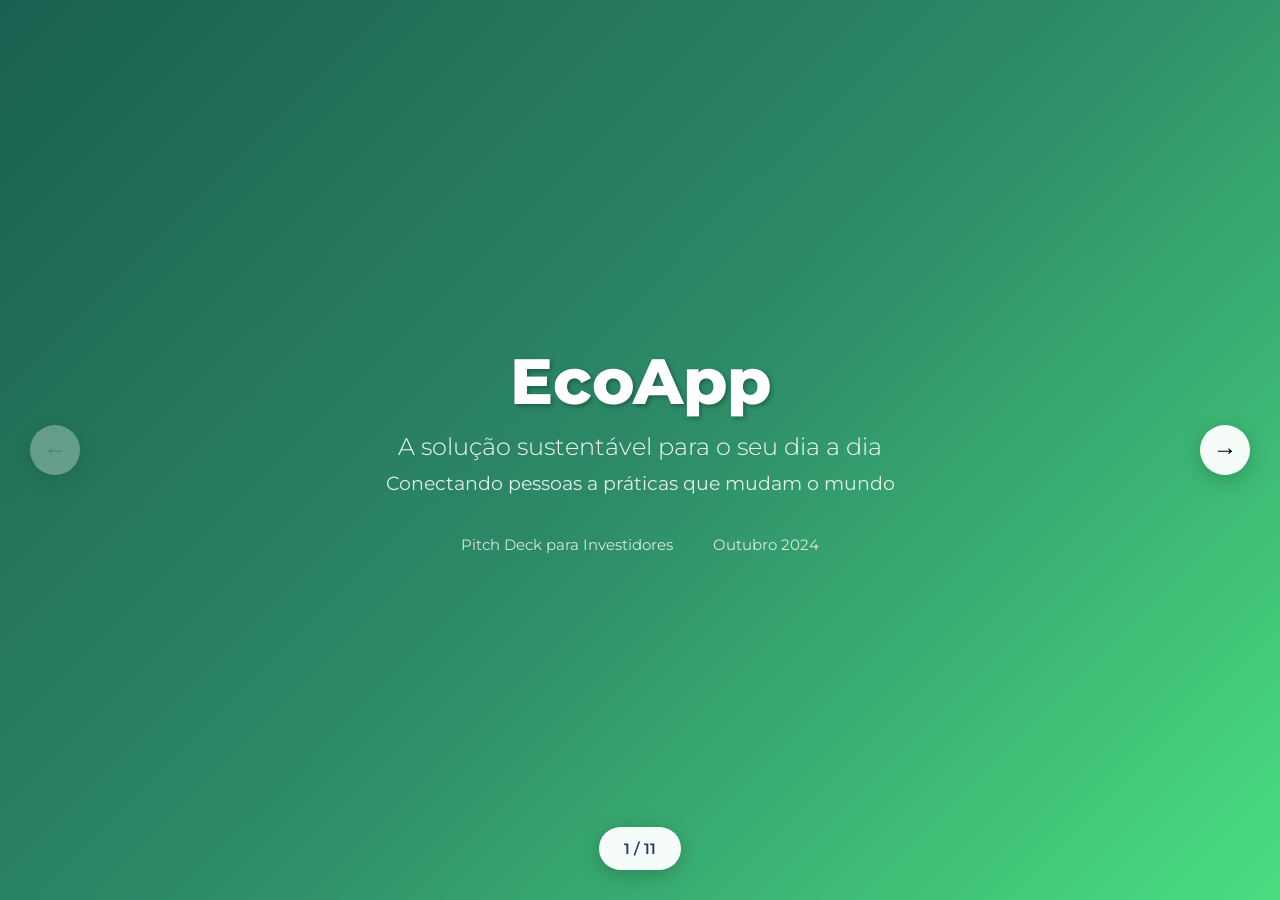
<file: docs/presentation-2/index.html>
<!DOCTYPE html>
<html lang="pt-BR">
<head>
    <meta charset="UTF-8">
    <meta name="viewport" content="width=device-width, initial-scale=1.0">
    <title>EcoApp Pitch Deck | Apresentação para Investidores</title>
    <link rel="preconnect" href="https://fonts.googleapis.com">
    <link rel="preconnect" href="https://fonts.gstatic.com" crossorigin>
    <link href="https://fonts.googleapis.com/css2?family=Montserrat:wght@300;400;500;600;700;800&display=swap" rel="stylesheet">
    <style>
        :root {
            --primary: #27ae60;
            --primary-dark: #229954;
            --secondary: #2c3e50;
            --accent: #e74c3c;
            --success: #27ae60;
            --warning: #f39c12;
            --light: #f8f9fa;
            --dark: #2c3e50;
            --white: #ffffff;
            --gray: #95a5a6;
            --text: #333;
        }

        * {
            margin: 0;
            padding: 0;
            box-sizing: border-box;
        }

        body {
            font-family: 'Montserrat', sans-serif;
            background: #f5f7fa;
            color: var(--text);
        }

        .slide-container {
            max-width: 1400px;
            margin: 0 auto;
            min-height: 100vh;
            position: relative;
        }

        .slide {
            width: 100%;
            min-height: 100vh;
            padding: 40px;
            display: none;
            align-items: center;
            justify-content: center;
            position: relative;
            overflow: hidden;
        }

        .slide.active {
            display: flex;
        }

        .slide-content {
            max-width: 1200px;
            width: 100%;
            animation: fadeIn 0.6s ease-out;
        }

        @keyframes fadeIn {
            from { opacity: 0; transform: translateY(30px); }
            to { opacity: 1; transform: translateY(0); }
        }

        /* ============= SLIDE STYLES ============= */
        
        /* Cover Slide */
        .slide-1 {
            background: linear-gradient(135deg, #1a5f4f 0%, #2d8a67 50%, #4ade80 100%);
            color: white;
            display: flex;
            align-items: center;
            justify-content: center;
            text-align: center;
        }

        .slide-1 h1 {
            font-size: 4rem;
            font-weight: 800;
            margin-bottom: 15px;
            text-shadow: 2px 2px 4px rgba(0,0,0,0.3);
            line-height: 1.1;
        }

        .slide-1 .subtitle {
            font-size: 1.5rem;
            opacity: 0.95;
            margin-bottom: 10px;
            font-weight: 300;
        }

        .slide-1 .tagline {
            font-size: 1.2rem;
            opacity: 0.85;
            margin-bottom: 40px;
        }

        .slide-1 .meta {
            display: flex;
            justify-content: center;
            gap: 40px;
            font-size: 0.95rem;
            opacity: 0.8;
        }

        /* Problem Slide */
        .slide-2 {
            background: white;
        }

        .problem-header {
            text-align: center;
            margin-bottom: 50px;
        }

        .problem-header h2 {
            font-size: 2.5rem;
            color: var(--primary);
            margin-bottom: 15px;
        }

        .problem-header p {
            color: var(--gray);
            font-size: 1.1rem;
        }

        .problem-grid {
            display: grid;
            grid-template-columns: repeat(auto-fit, minmax(300px, 1fr));
            gap: 30px;
        }

        .problem-card {
            background: #f8f9fa;
            padding: 35px 30px;
            border-radius: 15px;
            text-align: center;
            border-left: 5px solid var(--accent);
            transition: transform 0.3s;
        }

        .problem-card:hover {
            transform: translateY(-8px);
        }

        .problem-icon {
            width: 80px;
            height: 80px;
            margin: 0 auto 25px;
            border-radius: 15px;
            display: flex;
            align-items: center;
            justify-content: center;
            font-size: 2.5rem;
            background: linear-gradient(135deg, #fee 0%, #fdd 100%);
        }

        .problem-card h4 {
            color: var(--secondary);
            margin-bottom: 15px;
            font-size: 1.2rem;
            font-weight: 600;
        }

        .problem-card p {
            color: var(--gray);
            font-size: 0.95rem;
            line-height: 1.6;
        }

        /* Solution Slide */
        .slide-3 {
            background: linear-gradient(135deg, #f0f4f8 0%, #e6ebf2 100%);
        }

        .solution-header {
            text-align: center;
            margin-bottom: 50px;
        }

        .solution-header h2 {
            font-size: 2.5rem;
            color: var(--primary);
            margin-bottom: 15px;
        }

        .solution-header p {
            color: var(--gray);
            font-size: 1.1rem;
        }

        .solution-showcase {
            display: flex;
            align-items: center;
            gap: 50px;
            flex-wrap: wrap;
            justify-content: center;
        }

        .solution-text {
            flex: 1;
            min-width: 350px;
        }

        .solution-text h3 {
            color: var(--primary);
            margin-bottom: 20px;
            font-size: 1.5rem;
        }

        .solution-text p {
            margin-bottom: 20px;
            color: var(--gray);
            line-height: 1.7;
        }

        .solution-list {
            list-style: none;
            text-align: left;
        }

        .solution-list li {
            padding: 10px 0;
            border-bottom: 1px solid #eee;
            padding-left: 35px;
            position: relative;
        }

        .solution-list li:last-child {
            border-bottom: none;
        }

        .solution-list li::before {
            content: '✓';
            position: absolute;
            left: 0;
            color: var(--primary);
            font-weight: bold;
            font-size: 1.2rem;
        }

        .app-mockup {
            flex: 1;
            min-width: 350px;
            background: #333;
            border-radius: 40px;
            padding: 15px 5px 25px;
            box-shadow: 0 20px 50px rgba(0,0,0,0.3);
        }

        .app-screen {
            background: white;
            border-radius: 35px;
            overflow: hidden;
            height: 600px;
        }

        .app-header {
            background: var(--primary);
            color: white;
            padding: 20px;
            display: flex;
            align-items: center;
            justify-content: space-between;
            font-weight: 600;
            font-size: 1.2rem;
        }

        .app-status {
            font-size: 0.9rem;
            opacity: 0.9;
        }

        .app-content {
            padding: 25px;
        }

        .impact-card {
            background: linear-gradient(135deg, var(--primary) 0%, #229954 100%);
            color: white;
            padding: 20px;
            border-radius: 12px;
            margin-bottom: 20px;
        }

        .impact-card h4 {
            font-size: 1rem;
            margin-bottom: 10px;
            opacity: 0.95;
        }

        .impact-stat {
            display: flex;
            justify-content: space-between;
            align-items: center;
            margin-top: 15px;
            padding-top: 15px;
            border-top: 1px solid rgba(255,255,255,0.2);
        }

        .impact-stat-number {
            font-size: 1.8rem;
            font-weight: 700;
        }

        .impact-stat-label {
            font-size: 0.85rem;
            opacity: 0.9;
        }

        .feature-grid {
            display: grid;
            grid-template-columns: repeat(4, 1fr);
            gap: 10px;
            margin-bottom: 20px;
        }

        .feature-item {
            text-align: center;
            padding: 10px;
        }

        .feature-icon {
            width: 45px;
            height: 45px;
            margin: 0 auto 8px;
            background: rgba(255,255,255,0.2);
            border-radius: 10px;
            display: flex;
            align-items: center;
            justify-content: center;
            font-size: 1.3rem;
        }

        .feature-name {
            font-size: 0.7rem;
            color: white;
            opacity: 0.9;
        }

        /* Product Slide */
        .slide-4 {
            background: white;
        }

        .product-header {
            text-align: center;
            margin-bottom: 50px;
        }

        .product-header h2 {
            font-size: 2.5rem;
            color: var(--primary);
            margin-bottom: 15px;
        }

        .product-header p {
            color: var(--gray);
            font-size: 1.1rem;
        }

        .product-showcase {
            display: grid;
            grid-template-columns: repeat(auto-fit, minmax(280px, 1fr));
            gap: 25px;
        }

        .product-card {
            background: #f8f9fa;
            padding: 30px 25px;
            border-radius: 15px;
            text-align: center;
            transition: transform 0.3s;
        }

        .product-card:hover {
            transform: translateY(-8px);
        }

        .product-card .icon {
            width: 70px;
            height: 70px;
            margin: 0 auto 20px;
            border-radius: 15px;
            display: flex;
            align-items: center;
            justify-content: center;
            font-size: 2rem;
        }

        .product-card .icon.map { background: #d5f5e3; }
        .product-card .icon.dashboard { background: #d6eaf8; }
        .product-card .icon.rewards { background: #f9e79f; }
        .product-card .icon.education { background: #d5f5e3; }

        .product-card h4 {
            color: var(--primary);
            margin-bottom: 15px;
            font-size: 1.1rem;
            font-weight: 600;
        }

        .product-card p {
            color: var(--gray);
            font-size: 0.9rem;
            line-height: 1.6;
        }

        /* Market Slide */
        .slide-5 {
            background: linear-gradient(135deg, var(--secondary) 0%, #1a252f 100%);
            color: white;
        }

        .market-content {
            display: flex;
            align-items: center;
            gap: 60px;
            flex-wrap: wrap;
            justify-content: center;
        }

        .pie-chart-container {
            flex: 1;
            min-width: 300px;
            display: flex;
            align-items: center;
            justify-content: center;
            gap: 40px;
        }

        .pie-chart {
            width: 200px;
            height: 200px;
            border-radius: 50%;
            background: conic-gradient(
                var(--primary) 0% 35%,
                #5dade2 35% 60%,
                var(--accent) 60% 100%
            );
            position: relative;
            display: flex;
            align-items: center;
            justify-content: center;
        }

        .pie-chart::before {
            content: '';
            position: absolute;
            width: 160px;
            height: 160px;
            background: var(--white);
            border-radius: 50%;
        }

        .pie-chart-label {
            position: absolute;
            font-size: 1.1rem;
            font-weight: 700;
            color: var(--primary);
        }

        .market-legend {
            flex: 1;
            min-width: 300px;
        }

        .legend-item {
            display: flex;
            align-items: center;
            gap: 15px;
            margin-bottom: 20px;
        }

        .legend-color {
            width: 40px;
            height: 25px;
            border-radius: 6px;
        }

        .legend-color.primary { background: var(--primary); }
        .legend-color.secondary { background: #5dade2; }
        .legend-color.accent { background: var(--accent); }

        .legend-content span {
            display: block;
            font-weight: 600;
            font-size: 1.1rem;
        }

        .legend-content p {
            margin: 0;
            font-size: 0.9rem;
            opacity: 0.85;
        }

        .audience-section {
            margin-top: 50px;
            text-align: center;
        }

        .audience-section h3 {
            font-size: 1.8rem;
            margin-bottom: 25px;
        }

        .audience-stats {
            display: grid;
            grid-template-columns: repeat(auto-fit, minmax(250px, 1fr));
            gap: 20px;
        }

        .audience-stat {
            background: rgba(255,255,255,0.1);
            padding: 20px;
            border-radius: 12px;
        }

        .audience-stat-number {
            font-size: 2rem;
            font-weight: 700;
            margin-bottom: 8px;
        }

        .audience-stat-label {
            font-size: 0.9rem;
            opacity: 0.85;
        }

        /* Business Model Slide */
        .slide-6 {
            background: white;
        }

        .model-header {
            text-align: center;
            margin-bottom: 50px;
        }

        .model-header h2 {
            font-size: 2.5rem;
            color: var(--primary);
            margin-bottom: 15px;
        }

        .model-grid {
            display: grid;
            grid-template-columns: repeat(auto-fit, minmax(280px, 1fr));
            gap: 25px;
        }

        .model-card {
            background: #f8f9fa;
            padding: 30px 25px;
            border-radius: 15px;
            text-align: center;
            transition: transform 0.3s;
        }

        .model-card:hover {
            transform: translateY(-8px);
        }

        .model-icon {
            width: 70px;
            height: 70px;
            margin: 0 auto 20px;
            border-radius: 15px;
            display: flex;
            align-items: center;
            justify-content: center;
            font-size: 2rem;
        }

        .model-icon.freemium { background: #d5f5e3; color: var(--primary); }
        .model-icon.b2b { background: #d6eaf8; color: var(--secondary); }
        .model-icon.marketplace { background: #fadbd8; color: var(--accent); }
        .model-icon.ads { background: #ead7f5; color: #8e44ad; }

        .model-card h4 {
            color: var(--primary);
            margin-bottom: 15px;
            font-size: 1.1rem;
            font-weight: 600;
        }

        .model-card p {
            color: var(--gray);
            font-size: 0.9rem;
            line-height: 1.6;
        }

        /* Traction Slide */
        .slide-7 {
            background: linear-gradient(135deg, var(--accent) 0%, #c0392b 100%);
            color: white;
        }

        .traction-header {
            text-align: center;
            margin-bottom: 50px;
        }

        .traction-grid {
            display: grid;
            grid-template-columns: repeat(auto-fit, minmax(250px, 1fr));
            gap: 20px;
        }

        .traction-card {
            background: rgba(255,255,255,0.1);
            backdrop-filter: blur(10px);
            padding: 30px 25px;
            border-radius: 15px;
            text-align: center;
            border: 1px solid rgba(255,255,255,0.2);
        }

        .traction-number {
            font-size: 2.2rem;
            font-weight: 800;
            margin-bottom: 10px;
        }

        .traction-label {
            font-size: 0.9rem;
            opacity: 0.9;
            font-weight: 500;
        }

        /* Roadmap Slide */
        .slide-8 {
            background: white;
        }

        .roadmap-header {
            text-align: center;
            margin-bottom: 50px;
        }

        .roadmap {
            max-width: 900px;
            margin: 0 auto;
            position: relative;
        }

        .roadmap::before {
            content: '';
            position: absolute;
            left: 30px;
            top: 0;
            bottom: 0;
            width: 2px;
            background: var(--primary);
        }

        .roadmap-item {
            display: flex;
            margin-bottom: 40px;
            position: relative;
        }

        .roadmap-dot {
            position: absolute;
            left: 20px;
            top: 15px;
            width: 20px;
            height: 20px;
            background: var(--secondary);
            border-radius: 50%;
            border: 3px solid white;
            box-shadow: 0 0 0 3px var(--secondary);
        }

        .roadmap-content {
            background: #f8f9fa;
            padding: 25px;
            border-radius: 12px;
            margin-left: 60px;
            flex: 1;
            box-shadow: 0 3px 10px rgba(0,0,0,0.05);
        }

        .roadmap-period {
            font-size: 0.8rem;
            color: var(--secondary);
            font-weight: 600;
            text-transform: uppercase;
            letter-spacing: 0.5px;
            margin-bottom: 8px;
        }

        .roadmap-content h4 {
            color: var(--primary);
            margin-bottom: 12px;
            font-weight: 600;
        }

        .roadmap-content p {
            color: var(--gray);
            font-size: 0.9rem;
            line-height: 1.6;
        }

        /* Team Slide */
        .slide-9 {
            background: linear-gradient(135deg, #34495e 0%, #2c3e50 100%);
            color: white;
        }

        .team-header {
            text-align: center;
            margin-bottom: 50px;
        }

        .team-grid {
            display: grid;
            grid-template-columns: repeat(auto-fit, minmax(280px, 1fr));
            gap: 30px;
        }

        .team-card {
            background: rgba(255,255,255,0.05);
            border-radius: 15px;
            overflow: hidden;
            box-shadow: 0 5px 20px rgba(0,0,0,0.2);
            text-align: center;
            backdrop-filter: blur(10px);
            border: 1px solid rgba(255,255,255,0.1);
        }

        .team-image {
            width: 100%;
            height: 220px;
            background: linear-gradient(135deg, var(--primary) 0%, var(--secondary) 100%);
            display: flex;
            align-items: center;
            justify-content: center;
            font-size: 4rem;
        }

        .team-info {
            padding: 25px;
        }

        .team-info h4 {
            font-size: 1.2rem;
            margin-bottom: 8px;
            font-weight: 600;
        }

        .team-info p {
            color: #bdc3c7;
            font-size: 0.9rem;
            margin-bottom: 15px;
        }

        .team-role {
            background: rgba(255,255,255,0.15);
            padding: 6px 15px;
            border-radius: 20px;
            font-size: 0.8rem;
            color: #bdc3c7;
            display: inline-block;
        }

        /* Investment Slide */
        .slide-10 {
            background: white;
        }

        .investment-header {
            text-align: center;
            margin-bottom: 50px;
        }

        .investment-section {
            background: #f8f9fa;
            padding: 40px;
            border-radius: 15px;
            margin-bottom: 40px;
        }

        .investment-grid {
            display: grid;
            grid-template-columns: repeat(auto-fit, minmax(300px, 1fr));
            gap: 25px;
            margin-bottom: 40px;
        }

        .investment-card {
            background: white;
            padding: 30px 25px;
            border-radius: 12px;
            text-align: center;
            box-shadow: 0 3px 15px rgba(0,0,0,0.08);
            border: 2px solid #eee;
        }

        .investment-card.featured {
            border-color: var(--primary);
            background: #f0fff4;
        }

        .investment-amount {
            font-size: 2.2rem;
            font-weight: 800;
            color: var(--primary);
            margin-bottom: 8px;
        }

        .investment-type {
            font-size: 1rem;
            color: var(--gray);
            font-weight: 600;
            margin-bottom: 20px;
        }

        .investment-features {
            list-style: none;
            text-align: left;
            margin-bottom: 25px;
        }

        .investment-features li {
            padding: 10px 0;
            border-bottom: 1px solid #eee;
            font-size: 0.9rem;
            color: var(--gray);
        }

        .investment-features li:last-child {
            border-bottom: none;
        }

        .investment-btn {
            display: inline-block;
            padding: 12px 30px;
            background: var(--primary);
            color: white;
            border-radius: 50px;
            text-decoration: none;
            font-weight: 600;
            font-size: 0.95rem;
            transition: all 0.3s;
        }

        .investment-btn:hover {
            background: var(--secondary);
            transform: translateY(-2px);
            box-shadow: 0 5px 15px rgba(0,0,0,0.2);
        }

        .allocation-section {
            background: white;
            padding: 30px;
            border-radius: 12px;
        }

        .allocation-section h4 {
            color: var(--primary);
            margin-bottom: 20px;
        }

        .allocation-item {
            display: flex;
            justify-content: space-between;
            padding: 12px 0;
            border-bottom: 1px solid #eee;
            font-size: 0.95rem;
        }

        .allocation-item:last-child {
            border-bottom: none;
        }

        .allocation-item strong {
            color: var(--primary);
        }

        /* Contact Slide */
        .slide-11 {
            background: linear-gradient(135deg, var(--primary) 0%, #229954 100%);
            color: white;
        }

        .contact-content {
            text-align: center;
            max-width: 700px;
            margin: 0 auto;
        }

        .contact-title {
            font-size: 3rem;
            margin-bottom: 15px;
            font-weight: 800;
        }

        .contact-subtitle {
            font-size: 1.3rem;
            opacity: 0.95;
            margin-bottom: 40px;
            font-style: italic;
        }

        .contact-quote {
            background: rgba(255,255,255,0.1);
            backdrop-filter: blur(10px);
            padding: 35px;
            border-radius: 15px;
            margin-bottom: 40px;
            border: 1px solid rgba(255,255,255,0.2);
        }

        .contact-quote p {
            font-size: 1.4rem;
            font-style: italic;
            line-height: 1.6;
            margin-bottom: 20px;
        }

        .contact-quote-author {
            font-weight: 600;
            opacity: 0.85;
        }

        .contact-buttons {
            display: flex;
            justify-content: center;
            gap: 20px;
            flex-wrap: wrap;
            margin-bottom: 40px;
        }

        .contact-btn {
            display: inline-block;
            padding: 15px 35px;
            background: white;
            color: var(--primary);
            border-radius: 50px;
            text-decoration: none;
            font-weight: 600;
            font-size: 1rem;
            transition: all 0.3s;
        }

        .contact-btn:hover {
            background: var(--secondary);
            color: white;
            transform: translateY(-2px);
            box-shadow: 0 5px 15px rgba(0,0,0,0.2);
        }

        /* Navigation */
        .slide-nav {
            position: fixed;
            top: 50%;
            transform: translateY(-50%);
            width: 100%;
            display: flex;
            justify-content: space-between;
            padding: 0 30px;
            z-index: 1000;
            pointer-events: none;
        }

        .nav-arrow {
            width: 50px;
            height: 50px;
            background: rgba(255,255,255,0.95);
            border: none;
            border-radius: 50%;
            font-size: 1.5rem;
            cursor: pointer;
            transition: all 0.3s;
            box-shadow: 0 5px 20px rgba(0,0,0,0.2);
            pointer-events: auto;
        }

        .nav-arrow:hover {
            background: var(--primary);
            color: white;
            transform: scale(1.1);
        }

        .nav-arrow:disabled {
            background: rgba(255,255,255,0.6);
            cursor: not-allowed;
            opacity: 0.5;
        }

        .slide-counter {
            position: fixed;
            bottom: 30px;
            left: 50%;
            transform: translateX(-50%);
            background: rgba(255,255,255,0.95);
            padding: 12px 25px;
            border-radius: 50px;
            font-size: 0.95rem;
            color: var(--secondary);
            font-weight: 600;
            box-shadow: 0 5px 20px rgba(0,0,0,0.2);
            z-index: 1000;
        }

        /* Print Styles */
        @media print {
            .slide-nav,
            .slide-counter,
            .nav-arrow {
                display: none !important;
            }
            .slide {
                min-height: auto;
                page-break-after: always;
            }
            .slide.active {
                display: block !important;
            }
            body {
                background: white;
            }
            .slide-1,
            .slide-3,
            .slide-5,
            .slide-7,
            .slide-9,
            .slide-11 {
                background: white !important;
                color: var(--text) !important;
            }
        }

        /* Responsive */
        @media (max-width: 768px) {
            .slide {
                padding: 30px 20px;
            }
            
            .slide-1 h1 {
                font-size: 2.8rem;
            }
            
            .problem-grid,
            .product-showcase,
            .model-grid,
            .traction-grid,
            .team-grid,
            .investment-grid {
                grid-template-columns: 1fr;
            }
            
            .solution-showcase,
            .market-content,
            .case-study {
                flex-direction: column;
            }
            
            .app-mockup {
                margin: 20px auto;
            }
            
            .roadmap::before {
                left: 20px;
            }
            
            .roadmap-dot {
                left: 10px;
            }
            
            .roadmap-content {
                margin-left: 50px;
            }
            
            .comparison-table {
                overflow-x: auto;
            }
            
            .nav-arrow {
                width: 40px;
                height: 40px;
                font-size: 1.2rem;
            }
            
            .slide-counter {
                font-size: 0.85rem;
                padding: 10px 20px;
            }
        }
        
        @media (max-width: 480px) {
            .slide-1 h1 {
                font-size: 2.2rem;
            }
            
            .slide-1 .meta {
                flex-direction: column;
                gap: 10px;
            }
            
            .app-mockup {
                width: 240px;
            }
            
            .app-screen {
                height: 480px;
            }
            
            .contact-title {
                font-size: 2.2rem;
            }
        }
    </style>
</head>
<body>
    <div class="slide-container">
        <!-- Slide 1: Cover -->
        <div class="slide slide-1 active" data-slide="1">
            <div class="slide-content">
                <h1>EcoApp</h1>
                <p class="subtitle">A solução sustentável para o seu dia a dia</p>
                <p class="tagline">Conectando pessoas a práticas que mudam o mundo</p>
                <div class="meta">
                    <span>Pitch Deck para Investidores</span>
                    <span>Outubro 2024</span>
                </div>
            </div>
        </div>

        <!-- Slide 2: The Problem -->
        <div class="slide slide-2" data-slide="2">
            <div class="slide-content">
                <div class="problem-header">
                    <h2>O Problema</h2>
                    <p>O mundo enfrenta uma crise de sustentabilidade sem precedentes</p>
                </div>
                <div class="problem-grid">
                    <div class="problem-card">
                        <div class="problem-icon">🗑️</div>
                        <h4>Resíduos em Excesso</h4>
                        <p>O Brasil produz mais de 80 milhões de toneladas de lixo por ano, mas apenas 4% é reciclado corretamente. A maior parte vai para aterros sanitários.</p>
                    </div>
                    <div class="problem-card">
                        <div class="problem-icon">💨</div>
                        <h4>Poluição Urbana</h4>
                        <p>As cidades brasileiras estão entre as mais poluídas do mundo, com impactos diretos na saúde da população e na qualidade de vida.</p>
                    </div>
                    <div class="problem-card">
                        <div class="problem-icon">💸</div>
                        <h4>Falta de Conscientização</h4>
                        <p>70% dos brasileiros não sabem como descartar corretamente o lixo reciclável. A educação ambiental ainda é muito deficiente.</p>
                    </div>
                </div>
            </div>
        </div>

        <!-- Slide 3: The Solution -->
        <div class="slide slide-3" data-slide="3">
            <div class="slide-content">
                <div class="solution-header">
                    <h2>A Solução: EcoApp</h2>
                    <p>Plataforma que conecta pessoas a práticas sustentáveis de forma simples e efetiva</p>
                </div>
                <div class="solution-showcase">
                    <div class="solution-text">
                        <h3>O que é o EcoApp?</h3>
                        <p>
                            EcoApp é um aplicativo mobile inovador que ajuda usuários a viver de forma mais sustentável através de:
                        </p>
                        <ul class="solution-list">
                            <li>Localização de pontos de reciclagem próximos</li>
                            <li>Acompanhamento do impacto ambiental positivo</li>
                            <li>Sistema de recompensas por ações sustentáveis</li>
                            <li>Educação ambiental gamificada</li>
                        </ul>
                    </div>
                    <div class="app-mockup">
                        <div class="phone-header">
                            <span class="phone-time">09:41</span>
                            <div class="phone-battery"></div>
                        </div>
                        <div class="app-screen">
                            <div class="app-header">
                                <span>EcoApp</span>
                                <span class="app-status">♻️</span>
                            </div>
                            <div class="app-content">
                                <div class="impact-card">
                                    <h4>Seu Impacto Hoje</h4>
                                    <div class="impact-stat">
                                        <span class="impact-stat-number">24</span>
                                        <span class="impact-stat-label">Árvores Salvas</span>
                                    </div>
                                    <div class="impact-stat">
                                        <span class="impact-stat-number">156</span>
                                        <span class="impact-stat-label">Itens Reciclados</span>
                                    </div>
                                    <div class="impact-stat">
                                        <span class="impact-stat-number">340kg</span>
                                        <span class="impact-stat-label">CO2 Evitado</span>
                                    </div>
                                </div>
                                <div style="background: #f8f9fa; padding: 15px; border-radius: 10px; margin-bottom: 15px;">
                                    <h4 style="color: var(--primary); font-size: 0.95rem; margin-bottom: 10px;">Pontos de Reciclagem Próximos</h4>
                                    <div class="feature-grid">
                                        <div class="feature-item">
                                            <div class="feature-icon">📍</div>
                                            <div class="feature-name">Papel</div>
                                        </div>
                                        <div class="feature-item">
                                            <div class="feature-icon">🥫</div>
                                            <div class="feature-name">Metal</div>
                                        </div>
                                        <div class="feature-item">
                                            <div class="feature-icon">🥤</div>
                                            <div class="feature-name">Plástico</div>
                                        </div>
                                        <div class="feature-item">
                                            <div class="feature-icon">📦</div>
                                            <div class="feature-name">Vidro</div>
                                        </div>
                                    </div>
                                </div>
                                <div style="background: var(--primary); color: white; padding: 12px; border-radius: 8px; text-align: center;">
                                    <span style="font-size: 0.9rem;">🎁 124 Pontos | 500m de você</span>
                                </div>
                            </div>
                        </div>
                    </div>
                </div>
            </div>
        </div>

        <!-- Slide 4: The Product -->
        <div class="slide slide-4" data-slide="4">
            <div class="slide-content">
                <div class="product-header">
                    <h2>O Produto</h2>
                    <p>Recursos principais que tornam o EcoApp único</p>
                </div>
                <div class="product-showcase">
                    <div class="product-card">
                        <div class="icon map">📍</div>
                        <h4>Mapa de Reciclagem Inteligente</h4>
                        <p>Localize pontos de coleta seletiva, cooperativas, ecopontos e centros de reciclagem com filtros por tipo de material (papel, plástico, metal, vidro, eletrônicos).</p>
                    </div>
                    <div class="product-card">
                        <div class="icon dashboard">📊</div>
                        <h4>Dashboard Pessoal</h4>
                        <p>Acompanhe em tempo real suas estatísticas: itens reciclados, CO2 economizado, árvores salvas, água poupada e muito mais. Compare com amigos e suba no ranking.</p>
                    </div>
                    <div class="product-card">
                        <div class="icon rewards">🎁</div>
                        <h4>Sistema de Recompensas</h4>
                        <p>Ganhe pontos por cada ação sustentável e troque por descontos exclusivos em lojas parceiras eco-friendly. Parcerias com mais de 50 marcas comprometidas.</p>
                    </div>
                    <div class="product-card">
                        <div class="icon education">📚</div>
                        <h4>EcoEducação Gamificada</h4>
                        <p>Aulas interativas, quizzes, desafios semanais e missões sobre sustentabilidade para toda a família. Aprenda brincando e vire um expert em reciclagem.</p>
                    </div>
                </div>
            </div>
        </div>

        <!-- Slide 5: Market Size -->
        <div class="slide slide-5" data-slide="5">
            <div class="slide-content">
                <div class="market-content">
                    <div style="text-align: center; width: 100%; margin-bottom: 40px;">
                        <h2>Tamanho do Mercado</h2>
                        <p>Uma oportunidade bilionária à nossa frente</p>
                    </div>
                    <div class="pie-chart-container">
                        <div class="pie-chart">
                            <div class="pie-chart-label">100%</div>
                        </div>
                        <div class="market-legend">
                            <div class="legend-item">
                                <div class="legend-color primary"></div>
                                <div class="legend-content">
                                    <span>R$ 8,5 Bilhões</span>
                                    <p>Mercado de apps mobile no Brasil (2024)</p>
                                </div>
                            </div>
                            <div class="legend-item">
                                <div class="legend-color secondary"></div>
                                <div class="legend-content">
                                    <span>R$ 2,1 Bilhões</span>
                                    <p>Mercado de apps de sustentabilidade</p>
                                </div>
                            </div>
                            <div class="legend-item">
                                <div class="legend-color accent"></div>
                                <div class="legend-content">
                                    <span>45% AA</span>
                                    <p>Crescimento anual do setor</p>
                                </div>
                            </div>
                        </div>
                    </div>
                    <div class="audience-section">
                        <h3>Nosso Público Alvo</h3>
                        <div class="audience-stats">
                            <div class="audience-stat">
                                <div class="audience-stat-number">150M</div>
                                <div class="audience-stat-label">Brasileiros com Smartphone</div>
                            </div>
                            <div class="audience-stat">
                                <div class="audience-stat-number">60%</div>
                                <div class="audience-stat-label">Jovens 18-35 anos</div>
                            </div>
                            <div class="audience-stat">
                                <div class="audience-stat-number">80%</div>
                                <div class="audience-stat-label">Classes A, B e C</div>
                            </div>
                            <div class="audience-stat">
                                <div class="audience-stat-number">72%</div>
                                <div class="audience-stat-label">Preocupados com Meio Ambiente</div>
                            </div>
                        </div>
                    </div>
                </div>
            </div>
        </div>

        <!-- Slide 6: Business Model -->
        <div class="slide slide-6" data-slide="6">
            <div class="slide-content">
                <div class="model-header">
                    <h2>Modelo de Negócio</h2>
                    <p>Como vamos monetizar e escalar</p>
                </div>
                <div class="model-grid">
                    <div class="model-card">
                        <div class="model-icon freemium">📱</div>
                        <h4>Freemium</h4>
                        <p>Versão gratuita com recursos básicos. Versão Premium com recursos avançados: relatórios detalhados, descontos exclusivos, acesso a conteúdo exclusivo.</p>
                    </div>
                    <div class="model-card">
                        <div class="model-icon b2b">🏢</div>
                        <h4>B2B - Empresas</h4>
                        <p>Parcerias com empresas para programas de sustentabilidade corporativa. Plataforma white-label para prefeituras e organizações.</p>
                    </div>
                    <div class="model-card">
                        <div class="model-icon marketplace">🛒</div>
                        <h4>Marketplace</h4>
                        <p>Comissão sobre vendas de produtos sustentáveis dentro do app. Loja de produtos eco-friendly com mais de 200 fornecedores.</p>
                    </div>
                    <div class="model-card">
                        <div class="model-icon ads">📢</div>
                        <h4>Publicidade</h4>
                        <p>Anúncios de marcas eco-friendly alinhadas aos nossos valores. Patrocínios de desafios e eventos dentro da plataforma.</p>
                    </div>
                </div>
            </div>
        </div>

        <!-- Slide 7: Traction -->
        <div class="slide slide-7" data-slide="7">
            <div class="slide-content">
                <div class="traction-header">
                    <h2>Tração</h2>
                    <p>O que já conquistaste em apenas 8 meses</p>
                </div>
                <div class="traction-grid">
                    <div class="traction-card">
                        <div class="traction-number">10.000+</div>
                        <div class="traction-label">Usuários Cadastrados</div>
                    </div>
                    <div class="traction-card">
                        <div class="traction-number">500+</div>
                        <div class="traction-label">Pontos de Reciclagem Mapeados</div>
                    </div>
                    <div class="traction-card">
                        <div class="traction-number">25+</div>
                        <div class="traction-label">Parcerias Fechadas</div>
                    </div>
                    <div class="traction-card">
                        <div class="traction-number">4.8★</div>
                        <div class="traction-label">Avaliação na App Store</div>
                    </div>
                    <div class="traction-card">
                        <div class="traction-number">12.500</div>
                        <div class="traction-label">Itens Reciclados</div>
                    </div>
                    <div class="traction-card">
                        <div class="traction-number">R$ 150K</div>
                        <div class="traction-label">Faturamento (2024)</div>
                    </div>
                </div>
            </div>
        </div>

        <!-- Slide 8: Roadmap -->
        <div class="slide slide-8" data-slide="8">
            <div class="slide-content">
                <div class="roadmap-header">
                    <h2>Roadmap</h2>
                    <p>Nosso plano ambicioso para os próximos 18 meses</p>
                </div>
                <div class="roadmap">
                    <div class="roadmap-item">
                        <div class="roadmap-dot"></div>
                        <div class="roadmap-content">
                            <div class="roadmap-period">Q4 2024</div>
                            <h4>Lançamento e Validação</h4>
                            <p>Lançamento oficial do app, aquisição dos primeiros 10K usuários, primeiras parcerias B2B com empresas de São Paulo e Rio de Janeiro.</p>
                        </div>
                    </div>
                    <div class="roadmap-item">
                        <div class="roadmap-dot"></div>
                        <div class="roadmap-content">
                            <div class="roadmap-period">Q1 2025</div>
                            <h4>Expansão e Monetização</h4>
                            <p>Versão Premium lançada, marketplace operante, expansão para 5 capitais brasileiras, primeira campanha de marketing massiva.</p>
                        </div>
                    </div>
                    <div class="roadmap-item">
                        <div class="roadmap-dot"></div>
                        <div class="roadmap-content">
                            <div class="roadmap-period">Q3 2025</div>
                            <h4>Escalada Nacional</h4>
                            <p>Meta de 100K usuários ativos, lançamento da funcionalidade de compra coletiva de recicláveis, parcerias nacionais.</p>
                        </div>
                    </div>
                    <div class="roadmap-item">
                        <div class="roadmap-dot"></div>
                        <div class="roadmap-content">
                            <div class="roadmap-period">Q1 2026</div>
                            <h4>Expansão Internacional</h4>
                            <p>Lançamento em Portugal e Espanha, meta de 500K usuários totais, primeira rodada de investimento Series A, lucro positivo.</p>
                        </div>
                    </div>
                </div>
            </div>
        </div>

        <!-- Slide 9: Team -->
        <div class="slide slide-9" data-slide="9">
            <div class="slide-content">
                <div class="team-header">
                    <h2>Nosso Time</h2>
                    <p>Experiência e paixão por sustentabilidade e tecnologia</p>
                </div>
                <div class="team-grid">
                    <div class="team-card">
                        <div class="team-image">👨‍💼</div>
                        <div class="team-info">
                            <h4>João Silva</h4>
                            <p>CEO & Fundador</p>
                            <div class="team-role">Ex-CEO Startup Verde | 10+ anos em Sustentabilidade</div>
                        </div>
                    </div>
                    <div class="team-card">
                        <div class="team-image">👩‍💻</div>
                        <div class="team-info">
                            <h4>Maria Santos</h4>
                            <p>CTO - Chief Technology Officer</p>
                            <div class="team-role">Ex-Engenheira de Software no Google | 8 anos de experiência</div>
                        </div>
                    </div>
                    <div class="team-card">
                        <div class="team-image">👨‍🎨</div>
                        <div class="team-info">
                            <h4>Carlos Oliveira</h4>
                            <p>Head de Design</p>
                            <div class="team-role">Ex-Designer Sênior no Nubank | Especialista em UX/UI</div>
                        </div>
                    </div>
                    <div class="team-card">
                        <div class="team-image">👩‍🔬</div>
                        <div class="team-info">
                            <h4>Ana Costa</h4>
                            <p>Especialista em Sustentabilidade</p>
                            <div class="team-role">MSc em Engenharia Ambiental pela USP | Consultora para ONU</div>
                        </div>
                    </div>
                </div>
            </div>
        </div>

        <!-- Slide 10: Investment -->
        <div class="slide slide-10" data-slide="10">
            <div class="slide-content">
                <div class="investment-header">
                    <h2>Oportunidade de Investimento</h2>
                    <p>Faça parte desta revolução e ajuda a mudar o mundo</p>
                </div>
                <div class="investment-section">
                    <h3 style="text-align: center; color: var(--primary); margin-bottom: 30px;">Estamos Buscando</h3>
                    <div class="investment-grid">
                        <div class="investment-card">
                            <div class="investment-amount">R$ 500.000</div>
                            <div class="investment-type">Seed Round</div>
                            <ul class="investment-features">
                                <li>Valoração Pré-Money: R$ 2,5M</li>
                                <li>Equity Offered: 20%</li>
                                <li>Payback Estimado: 3 anos</li>
                                <li>ROI Projetado: 5-7x</li>
                            </ul>
                            <a href="#" class="investment-btn">Investir Agora</a>
                        </div>
                        <div class="investment-card featured">
                            <div class="investment-amount">R$ 1.000.000</div>
                            <div class="investment-type">Series A</div>
                            <ul class="investment-features">
                                <li>Valoração Pré-Money: R$ 5,0M</li>
                                <li>Equity Offered: 15%</li>
                                <li>Payback Estimado: 2,5 anos</li>
                                <li>ROI Projetado: 8-10x</li>
                                <li>Assento no Conselho</li>
                            </ul>
                            <a href="#" class="investment-btn">Investir Agora</a>
                        </div>
                    </div>
                    <div class="allocation-section">
                        <h4>Alocação dos Fundos</h4>
                        <div class="allocation-item">
                            <strong>40%</strong>
                            <span>Desenvolvimento de Produto</span>
                        </div>
                        <div class="allocation-item">
                            <strong>30%</strong>
                            <span>Marketing e Aquisição de Usuários</span>
                        </div>
                        <div class="allocation-item">
                            <strong>20%</strong>
                            <span>Operações e Infraestrutura</span>
                        </div>
                        <div class="allocation-item">
                            <strong>10%</strong>
                            <span>Reserva de Caixa</span>
                        </div>
                    </div>
                </div>
            </div>
        </div>

        <!-- Slide 11: Contact -->
        <div class="slide slide-11" data-slide="11">
            <div class="slide-content">
                <div class="contact-content">
                    <h2 class="contact-title">Junte-se a Nós!</h2>
                    <p class="contact-subtitle">Vamos mudar o mundo juntos, um app de cada vez</p>
                    <div class="contact-quote">
                        <p>
                            "A sustentabilidade não é mais uma opção, é uma necessidade. O EcoApp veio para facilitar esta jornada e torná-la acessível a todos."
                        </p>
                        <p class="contact-quote-author">- João Silva, CEO EcoApp</p>
                    </div>
                    <div class="contact-buttons">
                        <a href="tel:+5511999999999" class="contact-btn">📞 (11) 99999-9999</a>
                        <a href="mailto:investidores@ecoapp.com" class="contact-btn">✉️ investidores@ecoapp.com</a>
                        <a href="https://ecoapp.com/invest" class="contact-btn">🌐 ecoapp.com/invest</a>
                    </div>
                    <p style="font-size: 0.9rem; opacity: 0.8;">
                        <a href="../" style="color: white;">← Voltar ao Portfólio</a>
                    </p>
                </div>
            </div>
        </div>
    </div>

    <!-- Navigation -->
    <div class="slide-nav">
        <button class="nav-arrow" id="prevBtn" disabled>←</button>
        <button class="nav-arrow" id="nextBtn">→</button>
    </div>
    <div class="slide-counter" id="counter">1 / 11</div>

    <script>
        const slides = document.querySelectorAll('.slide');
        const prevBtn = document.getElementById('prevBtn');
        const nextBtn = document.getElementById('nextBtn');
        const counter = document.getElementById('counter');
        
        let currentSlide = 0;
        const totalSlides = slides.length;

        function showSlide(index) {
            slides.forEach((slide, i) => {
                slide.classList.toggle('active', i === index);
            });
            
            counter.textContent = `${index + 1} / ${totalSlides}`;
            prevBtn.disabled = index === 0;
            nextBtn.disabled = index === totalSlides - 1;
            currentSlide = index;
        }

        nextBtn.addEventListener('click', () => {
            if (currentSlide < totalSlides - 1) {
                showSlide(currentSlide + 1);
            }
        });

        prevBtn.addEventListener('click', () => {
            if (currentSlide > 0) {
                showSlide(currentSlide - 1);
            }
        });

        document.addEventListener('keydown', (e) => {
            if (e.key === 'ArrowRight' && currentSlide < totalSlides - 1) {
                showSlide(currentSlide + 1);
            } else if (e.key === 'ArrowLeft' && currentSlide > 0) {
                showSlide(currentSlide - 1);
            } else if (e.key === 'Home') {
                showSlide(0);
            } else if (e.key === 'End') {
                showSlide(totalSlides - 1);
            }
        });
    </script>
</body>
</html>
</file>
